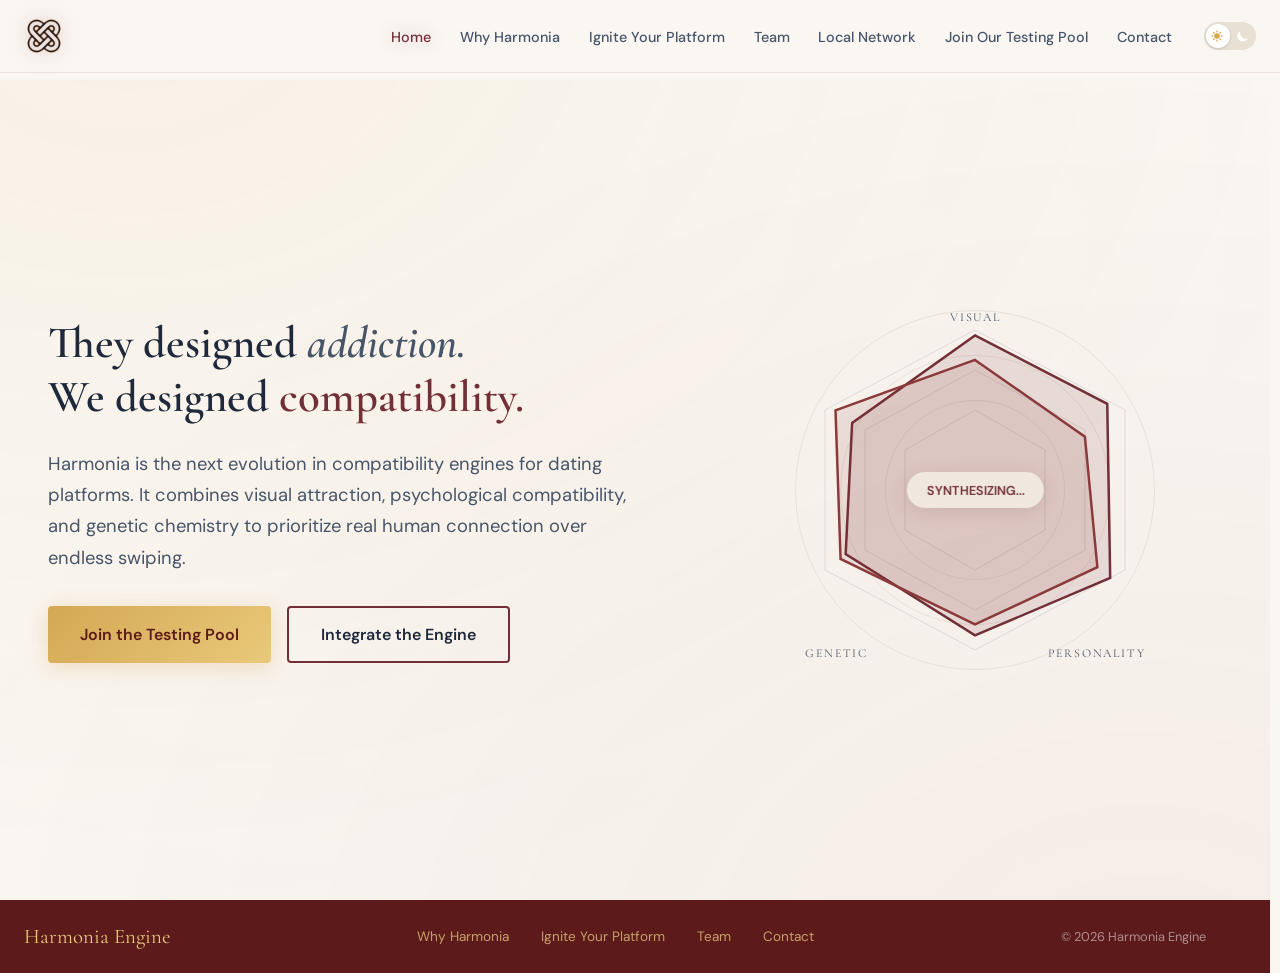
<file: index.html>
<!DOCTYPE html>
<html lang="en">
<head>
    <meta charset="UTF-8">
    <script>(function(){var t;try{var m=document.cookie.match(/(?:^|;\s*)harmonia-theme=(dark|light)/);if(m)t=m[1];}catch(e){}if(!t){try{t=localStorage.getItem('harmonia-theme');}catch(e){}}document.documentElement.setAttribute('data-theme',t==='dark'?'dark':'light');}());</script>
    <meta name="viewport" content="width=device-width, initial-scale=1.0, shrink-to-fit=no, viewport-fit=cover">
    <title>Harmonia - The Compatibility Engine</title>
    <link rel="stylesheet" href="assets/fonts/fonts.css">
    <link rel="stylesheet" href="assets/css/styles.css">
    <style>
        /* Override synthesis-knot-icon color so gradient fills work correctly */
        .synthesis-knot-icon {
            color: transparent !important;
        }
        [data-theme="dark"] .synthesis-knot-icon {
            color: transparent !important;
            filter: none;
        }
    </style>
</head>

<body>
    <!-- Navigation -->
    <nav>
        <div class="logo" onclick="window.location.href='index.html'">
            <img src="assets/images/harmonia-logo.png" alt="Harmonia Logo" style="height:40px;width:40px;object-fit:contain;">
            <span class="sr-only">Harmonia</span>
        </div>
        <div class="nav-right">
            <ul class="nav-links">
                <li><a href="index.html" id="nav-home">Home</a></li>
                <li><a href="why-harmonia.html" id="nav-why-harmonia">Why Harmonia</a></li>
                <li><a href="partnerships.html" id="nav-partnerships">Ignite Your Platform</a></li>
                <li><a href="team.html" id="nav-team">Team</a></li>
                <li><a href="local-network.html" id="nav-local-network">Local Network</a></li>
                <li><a href="p2p.html" id="nav-p2p">Join Our Testing Pool</a></li>
                <li><a href="contact.html" id="nav-contact">Contact</a></li>
            </ul>
            <button class="hamburger" onclick="toggleMobileNav()" aria-label="Toggle menu">
                <span></span>
                <span></span>
                <span></span>
            </button>
            <button class="theme-toggle" onclick="toggleTheme()" aria-label="Toggle dark mode">
                <div class="theme-toggle-icons">
                    <svg class="sun-icon" fill="currentColor" viewBox="0 0 20 20">
                        <path fill-rule="evenodd" d="M10 2a1 1 0 011 1v1a1 1 0 11-2 0V3a1 1 0 011-1zm4 8a4 4 0 11-8 0 4 4 0 018 0zm-.464 4.95l.707.707a1 1 0 001.414-1.414l-.707-.707a1 1 0 00-1.414 1.414zm2.12-10.607a1 1 0 010 1.414l-.706.707a1 1 0 11-1.414-1.414l.707-.707a1 1 0 011.414 0zM17 11a1 1 0 100-2h-1a1 1 0 100 2h1zm-7 4a1 1 0 011 1v1a1 1 0 11-2 0v-1a1 1 0 011-1zM5.05 6.464A1 1 0 106.465 5.05l-.708-.707a1 1 0 00-1.414 1.414l.707.707zm1.414 8.486l-.707.707a1 1 0 01-1.414-1.414l.707-.707a1 1 0 011.414 1.414zM4 11a1 1 0 100-2H3a1 1 0 000 2h1z" clip-rule="evenodd"/>
                    </svg>
                    <svg class="moon-icon" fill="currentColor" viewBox="0 0 20 20">
                        <path d="M17.293 13.293A8 8 0 016.707 2.707a8.001 8.001 0 1010.586 10.586z"/>
                    </svg>
                </div>
            </button>
        </div>
    </nav>

    <!-- HOME PAGE -->
    <div class="page active" id="page-home">

        <!-- HOME PAGE -->
            <section class="hero">
                <div class="hero-content">
                    <h1 class="tagline">
                        They designed <span class="addiction">addiction.</span><br>We designed <span class="compatibility">compatibility.</span>
                    </h1>
                    <p class="subtitle">Harmonia is the next evolution in compatibility engines for dating platforms. It combines visual attraction, psychological compatibility, and genetic chemistry to prioritize real human connection over endless swiping.</p>
                    <div class="btn-group">
                        <button class="btn btn-primary" onclick="window.location.href='p2p.html'">Join the Testing Pool</button>
                        <button class="btn btn-secondary" onclick="window.location.href='partnerships.html'">Integrate the Engine</button>
                    </div>
                </div>
        
                <div class="radar-wrapper">
                    <div class="radar-bg-circle large"></div>
                    <div class="radar-bg-circle medium"></div>
                    <div class="radar-bg-circle small"></div>
                    
                    <div class="radar-container">
                        <svg class="radar-svg" viewBox="0 0 400 400">
                            <polygon class="radar-grid" points="200,40 350,120 350,280 200,360 50,280 50,120"/>
                            <polygon class="radar-grid" points="200,80 310,140 310,260 200,320 90,260 90,140"/>
                            <polygon class="radar-grid" points="200,120 270,160 270,240 200,280 130,240 130,160"/>
                            <polygon id="radarA" class="radar-shape-a" points="200,50 340,125 330,275 200,345 60,270 70,130"/>
                            <polygon id="radarB" class="radar-shape-b" points="200,70 320,140 325,265 200,330 80,260 75,135"/>
                        </svg>
                        
                        <span class="radar-label top">VISUAL</span>
                        <span class="radar-label bottom-left">GENETIC</span>
                        <span class="radar-label bottom-right">PERSONALITY</span>
                        
                        <div class="radar-status" id="radar-status">SYNTHESIZING...</div>
                    </div>
                </div>
            </section>

        <!-- Footer -->
        <footer>
            <div class="footer-inner">
                <span class="logo-text">Harmonia Engine</span>
                <div class="footer-links">
                    <a href="why-harmonia.html">Why Harmonia</a>
                    <a href="partnerships.html">Ignite Your Platform</a>
                    <a href="team.html">Team</a>
                    <a href="contact.html">Contact</a>
                </div>
                <p class="copyright">© 2026 Harmonia Engine</p>
            </div>
        </footer>
    
    </div>

    <script src="assets/js/shared.js?v=2"></script>
    <script src="assets/js/app.js?v=2"></script>
</body>
</html>
</file>
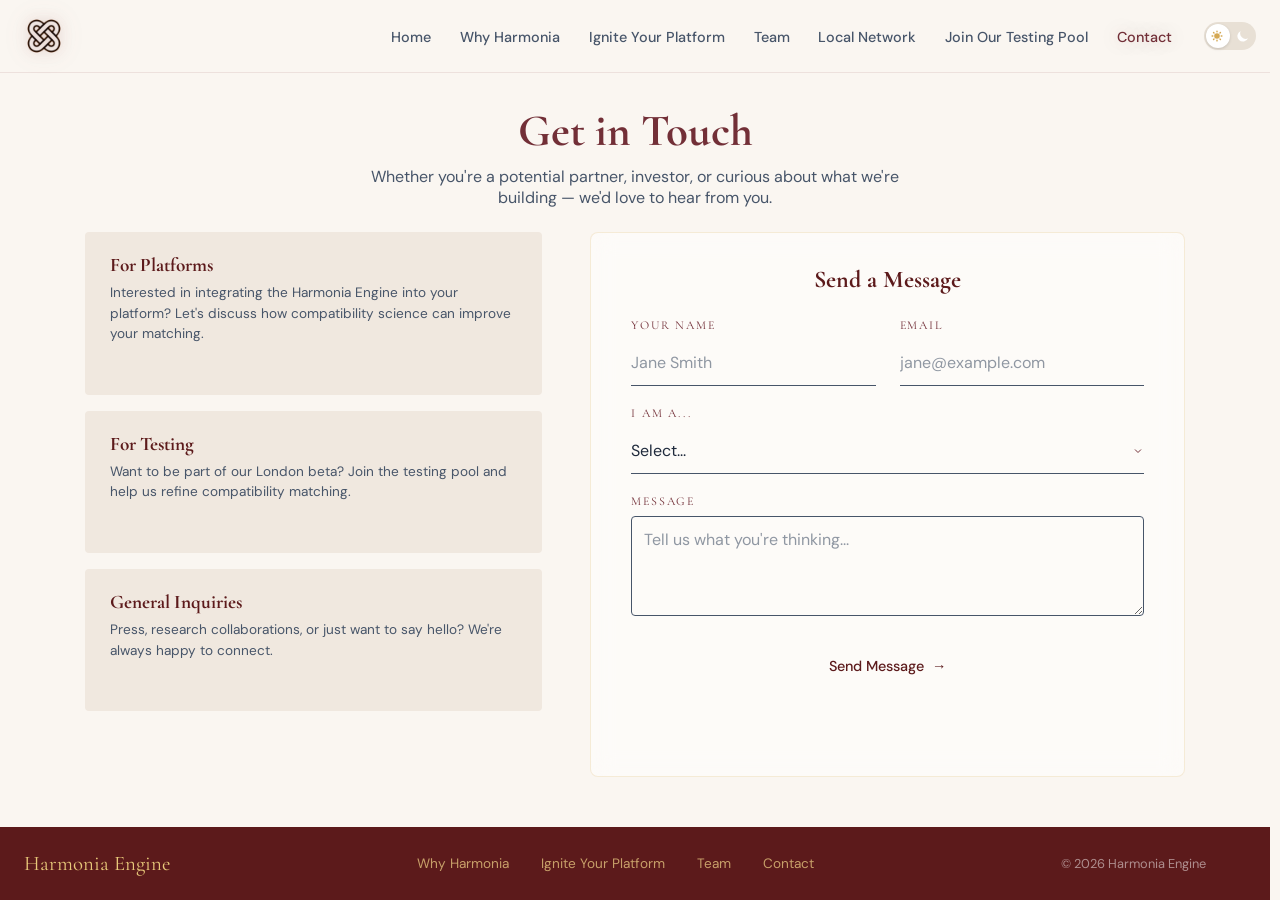
<file: contact.html>
<!DOCTYPE html>
<html lang="en">
<head>
    <meta charset="UTF-8">
    <script>(function(){var t;try{var m=document.cookie.match(/(?:^|;\s*)harmonia-theme=(dark|light)/);if(m)t=m[1];}catch(e){}if(!t){try{t=localStorage.getItem('harmonia-theme');}catch(e){}}document.documentElement.setAttribute('data-theme',t==='dark'?'dark':'light');}());</script>
    <meta name="viewport" content="width=device-width, initial-scale=1.0, shrink-to-fit=no, viewport-fit=cover">
    <title>Harmonia - Contact</title>
    <link rel="stylesheet" href="assets/fonts/fonts.css">
    <link rel="stylesheet" href="assets/css/styles.css">
    <style>
        /* Override synthesis-knot-icon color so gradient fills work correctly */
        .synthesis-knot-icon {
            color: transparent !important;
        }
        [data-theme="dark"] .synthesis-knot-icon {
            color: transparent !important;
            filter: none;
        }
    </style>
</head>

<body>
    <!-- Navigation -->
    <nav>
        <div class="logo" onclick="window.location.href='index.html'">
            <img src="assets/images/harmonia-logo.png" alt="Harmonia Logo" style="height:40px;width:40px;object-fit:contain;">
            <span class="sr-only">Harmonia</span>
        </div>
        <div class="nav-right">
            <ul class="nav-links">
                <li><a href="index.html" id="nav-home">Home</a></li>
                <li><a href="why-harmonia.html" id="nav-why-harmonia">Why Harmonia</a></li>
                <li><a href="partnerships.html" id="nav-partnerships">Ignite Your Platform</a></li>
                <li><a href="team.html" id="nav-team">Team</a></li>
                <li><a href="local-network.html" id="nav-local-network">Local Network</a></li>
                <li><a href="p2p.html" id="nav-p2p">Join Our Testing Pool</a></li>
                <li><a href="contact.html" id="nav-contact">Contact</a></li>
            </ul>
            <button class="hamburger" onclick="toggleMobileNav()" aria-label="Toggle menu">
                <span></span>
                <span></span>
                <span></span>
            </button>
            <button class="theme-toggle" onclick="toggleTheme()" aria-label="Toggle dark mode">
                <div class="theme-toggle-icons">
                    <svg class="sun-icon" fill="currentColor" viewBox="0 0 20 20">
                        <path fill-rule="evenodd" d="M10 2a1 1 0 011 1v1a1 1 0 11-2 0V3a1 1 0 011-1zm4 8a4 4 0 11-8 0 4 4 0 018 0zm-.464 4.95l.707.707a1 1 0 001.414-1.414l-.707-.707a1 1 0 00-1.414 1.414zm2.12-10.607a1 1 0 010 1.414l-.706.707a1 1 0 11-1.414-1.414l.707-.707a1 1 0 011.414 0zM17 11a1 1 0 100-2h-1a1 1 0 100 2h1zm-7 4a1 1 0 011 1v1a1 1 0 11-2 0v-1a1 1 0 011-1zM5.05 6.464A1 1 0 106.465 5.05l-.708-.707a1 1 0 00-1.414 1.414l.707.707zm1.414 8.486l-.707.707a1 1 0 01-1.414-1.414l.707-.707a1 1 0 011.414 1.414zM4 11a1 1 0 100-2H3a1 1 0 000 2h1z" clip-rule="evenodd"/>
                    </svg>
                    <svg class="moon-icon" fill="currentColor" viewBox="0 0 20 20">
                        <path d="M17.293 13.293A8 8 0 016.707 2.707a8.001 8.001 0 1010.586 10.586z"/>
                    </svg>
                </div>
            </button>
        </div>
    </nav>

    <div class="page active" id="page-contact">

        <section class="contact-section">
                <div class="contact-header">
                    <h2>Get in Touch</h2>
                    <p>Whether you're a potential partner, investor, or curious about what we're building — we'd love to hear from you.</p>
                </div>
        
                <div class="contact-layout">
                    <div class="contact-options">
                        <div class="contact-card" data-type="platform" onclick="selectContactType(this, 'platform')">
                            <h3>For Platforms</h3>
                            <p>Interested in integrating the Harmonia Engine into your platform? Let's discuss how compatibility science can improve your matching.</p>
                            <span class="card-indicator">Selected →</span>
                        </div>
        
                        <div class="contact-card" data-type="individual" onclick="selectContactType(this, 'individual')">
                            <h3>For Testing</h3>
                            <p>Want to be part of our London beta? Join the testing pool and help us refine compatibility matching.</p>
                            <span class="card-indicator">Selected →</span>
                        </div>
        
                        <div class="contact-card" data-type="other" onclick="selectContactType(this, 'other')">
                            <h3>General Inquiries</h3>
                            <p>Press, research collaborations, or just want to say hello? We're always happy to connect.</p>
                            <span class="card-indicator">Selected →</span>
                        </div>
                    </div>
        
                    <div class="regal-form-container">
                        <form class="regal-form" id="contactForm">
                            <h3>Send a Message</h3>
                            
                            <div class="form-row">
                                <div class="input-group">
                                    <label for="contact-name">Your Name</label>
                                    <input type="text" id="contact-name" name="name" required placeholder="Jane Smith">
                                </div>
                                <div class="input-group">
                                    <label for="contact-email">Email</label>
                                    <input type="email" id="contact-email" name="email" required placeholder="jane@example.com">
                                </div>
                            </div>
        
                            <div class="input-group">
                                <label for="contact-type">I am a...</label>
                                <select id="contact-type" name="type" required>
                                    <option value="">Select...</option>
                                    <option value="platform">Dating Platform</option>
                                    <option value="investor">Investor</option>
                                    <option value="researcher">Researcher</option>
                                    <option value="press">Press</option>
                                    <option value="individual">Individual User</option>
                                    <option value="other">Other</option>
                                </select>
                            </div>
        
                            <div class="input-group">
                                <label for="contact-message">Message</label>
                                <textarea id="contact-message" name="message" required placeholder="Tell us what you're thinking..."></textarea>
                            </div>
        
                            <button type="submit" class="submit-btn" id="submitBtn">
                                <span class="btn-text">Send Message</span>
                                <span class="arrow">→</span>
                            </button>
        
                            <div class="form-success" id="formSuccess">
                                Message received. We will be in touch shortly.
                            </div>
                        </form>
                    </div>
                </div>
            </section>

        <!-- Footer -->
        <footer>
            <div class="footer-inner">
                <span class="logo-text">Harmonia Engine</span>
                <div class="footer-links">
                    <a href="why-harmonia.html">Why Harmonia</a>
                    <a href="partnerships.html">Ignite Your Platform</a>
                    <a href="team.html">Team</a>
                    <a href="contact.html">Contact</a>
                </div>
                <p class="copyright">© 2026 Harmonia Engine</p>
            </div>
        </footer>

    </div>

    <script src="assets/js/shared.js?v=2"></script>
    <script src="assets/js/app.js?v=2"></script>
</body>
</html>
</file>
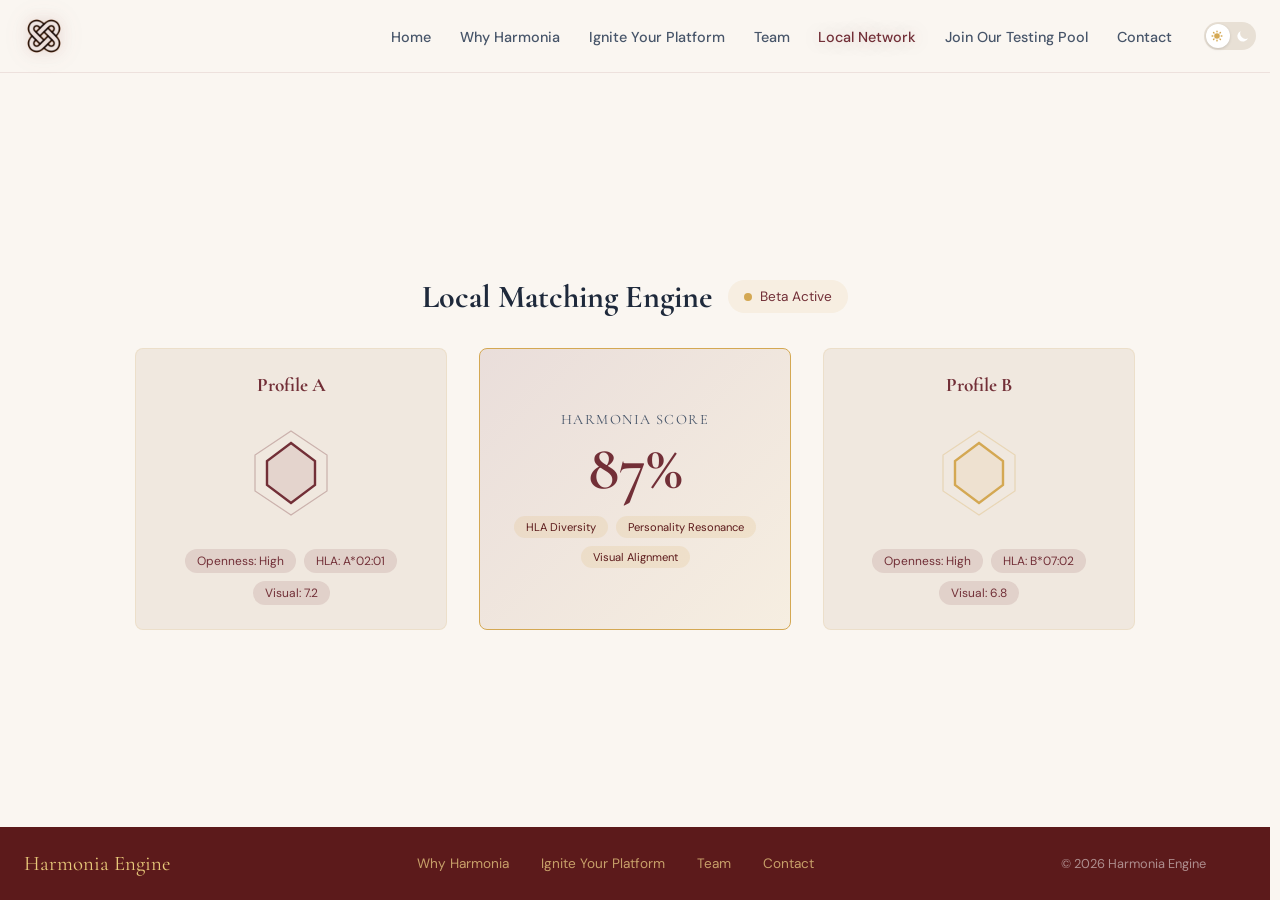
<file: local-network.html>
<!DOCTYPE html>
<html lang="en">
<head>
    <meta charset="UTF-8">
    <script>(function(){var t;try{var m=document.cookie.match(/(?:^|;\s*)harmonia-theme=(dark|light)/);if(m)t=m[1];}catch(e){}if(!t){try{t=localStorage.getItem('harmonia-theme');}catch(e){}}document.documentElement.setAttribute('data-theme',t==='dark'?'dark':'light');}());</script>
    <meta name="viewport" content="width=device-width, initial-scale=1.0, shrink-to-fit=no, viewport-fit=cover">
    <title>Harmonia - Local Network</title>
    <link rel="stylesheet" href="assets/fonts/fonts.css">
    <link rel="stylesheet" href="assets/css/styles.css">
    <style>
        /* Override synthesis-knot-icon color so gradient fills work correctly */
        .synthesis-knot-icon {
            color: transparent !important;
        }
        [data-theme="dark"] .synthesis-knot-icon {
            color: transparent !important;
            filter: none;
        }
    </style>
</head>

<body>
    <!-- Navigation -->
    <nav>
        <div class="logo" onclick="window.location.href='index.html'">
            <img src="assets/images/harmonia-logo.png" alt="Harmonia Logo" style="height:40px;width:40px;object-fit:contain;">
            <span class="sr-only">Harmonia</span>
        </div>
        <div class="nav-right">
            <ul class="nav-links">
                <li><a href="index.html" id="nav-home">Home</a></li>
                <li><a href="why-harmonia.html" id="nav-why-harmonia">Why Harmonia</a></li>
                <li><a href="partnerships.html" id="nav-partnerships">Ignite Your Platform</a></li>
                <li><a href="team.html" id="nav-team">Team</a></li>
                <li><a href="local-network.html" id="nav-local-network">Local Network</a></li>
                <li><a href="p2p.html" id="nav-p2p">Join Our Testing Pool</a></li>
                <li><a href="contact.html" id="nav-contact">Contact</a></li>
            </ul>
            <button class="hamburger" onclick="toggleMobileNav()" aria-label="Toggle menu">
                <span></span>
                <span></span>
                <span></span>
            </button>
            <button class="theme-toggle" onclick="toggleTheme()" aria-label="Toggle dark mode">
                <div class="theme-toggle-icons">
                    <svg class="sun-icon" fill="currentColor" viewBox="0 0 20 20">
                        <path fill-rule="evenodd" d="M10 2a1 1 0 011 1v1a1 1 0 11-2 0V3a1 1 0 011-1zm4 8a4 4 0 11-8 0 4 4 0 018 0zm-.464 4.95l.707.707a1 1 0 001.414-1.414l-.707-.707a1 1 0 00-1.414 1.414zm2.12-10.607a1 1 0 010 1.414l-.706.707a1 1 0 11-1.414-1.414l.707-.707a1 1 0 011.414 0zM17 11a1 1 0 100-2h-1a1 1 0 100 2h1zm-7 4a1 1 0 011 1v1a1 1 0 11-2 0v-1a1 1 0 011-1zM5.05 6.464A1 1 0 106.465 5.05l-.708-.707a1 1 0 00-1.414 1.414l.707.707zm1.414 8.486l-.707.707a1 1 0 01-1.414-1.414l.707-.707a1 1 0 011.414 1.414zM4 11a1 1 0 100-2H3a1 1 0 000 2h1z" clip-rule="evenodd"/>
                    </svg>
                    <svg class="moon-icon" fill="currentColor" viewBox="0 0 20 20">
                        <path d="M17.293 13.293A8 8 0 016.707 2.707a8.001 8.001 0 1010.586 10.586z"/>
                    </svg>
                </div>
            </button>
        </div>
    </nav>

    <div class="page active" id="page-local-network">

        <section class="engine-container">
            <div class="engine-header">
                <h2 class="engine-title">Local Matching Engine</h2>
                <div class="engine-status">
                    <span class="status-dot"></span>
                    <span>Beta Active</span>
                </div>
            </div>

            <div class="engine-content">
                <div class="profile-panel">
                    <h4>Profile A</h4>
                    <div class="profile-radar">
                        <svg viewBox="0 0 100 100" width="120" height="120">
                            <polygon points="50,15 80,35 80,65 50,85 20,65 20,35" fill="none" stroke="rgba(114,47,55,0.3)" stroke-width="1"/>
                            <polygon points="50,25 70,40 70,60 50,75 30,60 30,40" fill="rgba(114,47,55,0.1)" stroke="var(--maroon)" stroke-width="2"/>
                        </svg>
                    </div>
                    <div class="profile-traits">
                        <span class="trait-tag">Openness: High</span>
                        <span class="trait-tag">HLA: A*02:01</span>
                        <span class="trait-tag">Visual: 7.2</span>
                    </div>
                </div>

                <div class="compatibility-panel">
                    <p class="compatibility-label">Harmonia Score</p>
                    <div class="compatibility-score">87%</div>
                    <div class="connection-themes">
                        <span class="theme-badge">HLA Diversity</span>
                        <span class="theme-badge">Personality Resonance</span>
                        <span class="theme-badge">Visual Alignment</span>
                    </div>
                </div>

                <div class="profile-panel">
                    <h4>Profile B</h4>
                    <div class="profile-radar">
                        <svg viewBox="0 0 100 100" width="120" height="120">
                            <polygon points="50,15 80,35 80,65 50,85 20,65 20,35" fill="none" stroke="rgba(212,168,83,0.3)" stroke-width="1"/>
                            <polygon points="50,25 70,40 70,60 50,75 30,60 30,40" fill="rgba(212,168,83,0.1)" stroke="var(--gold)" stroke-width="2"/>
                        </svg>
                    </div>
                    <div class="profile-traits">
                        <span class="trait-tag">Openness: High</span>
                        <span class="trait-tag">HLA: B*07:02</span>
                        <span class="trait-tag">Visual: 6.8</span>
                    </div>
                </div>
            </div>
        </section>

        <!-- Footer -->
        <footer>
            <div class="footer-inner">
                <span class="logo-text">Harmonia Engine</span>
                <div class="footer-links">
                    <a href="why-harmonia.html">Why Harmonia</a>
                    <a href="partnerships.html">Ignite Your Platform</a>
                    <a href="team.html">Team</a>
                    <a href="contact.html">Contact</a>
                </div>
                <p class="copyright">© 2026 Harmonia Engine</p>
            </div>
        </footer>

    </div>

    <script src="assets/js/shared.js?v=2"></script>
    <script src="assets/js/app.js?v=2"></script>
</body>
</html>
</file>
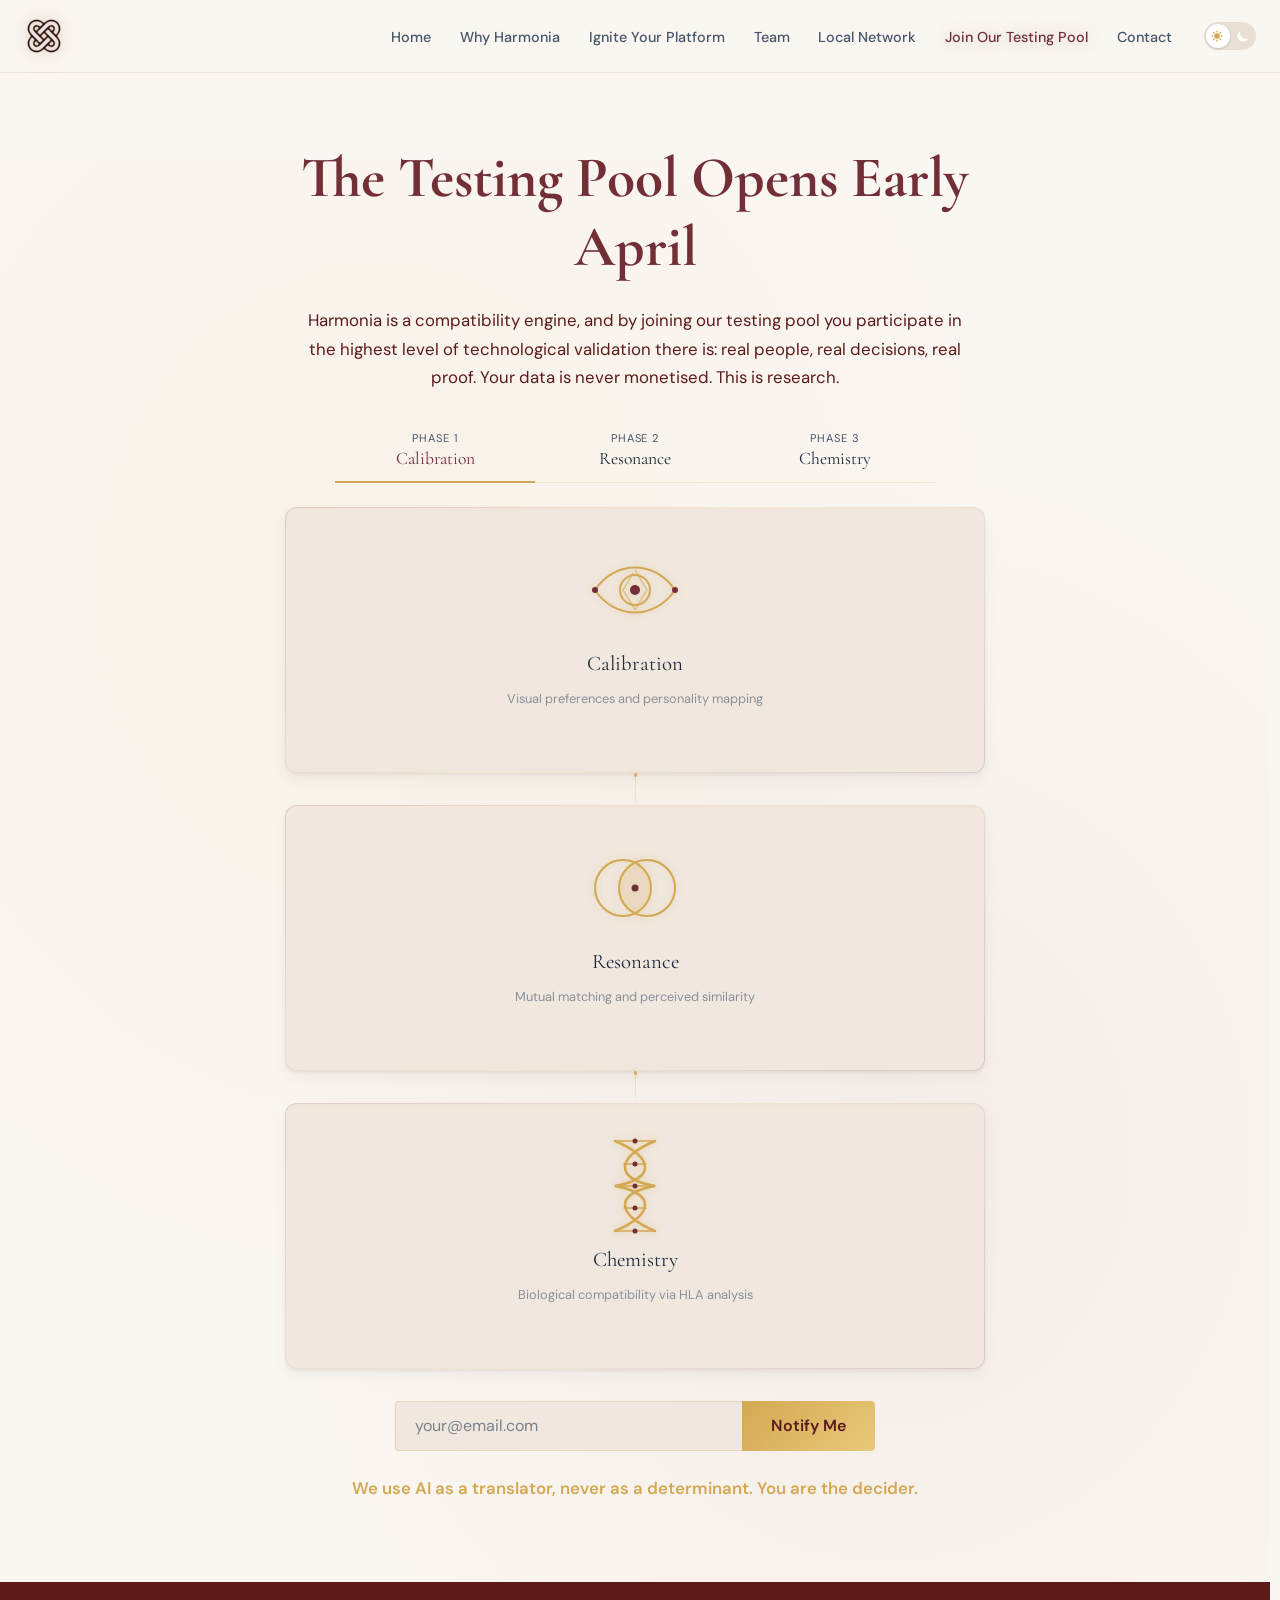
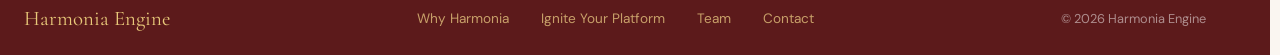
<file: p2p.html>
<!DOCTYPE html>
<html lang="en">
<head>
    <meta charset="UTF-8">
    <script>(function(){var t;try{var m=document.cookie.match(/(?:^|;\s*)harmonia-theme=(dark|light)/);if(m)t=m[1];}catch(e){}if(!t){try{t=localStorage.getItem('harmonia-theme');}catch(e){}}document.documentElement.setAttribute('data-theme',t==='dark'?'dark':'light');}());</script>
    <meta name="viewport" content="width=device-width, initial-scale=1.0, shrink-to-fit=no, viewport-fit=cover">
    <title>Harmonia - Join Our Testing Pool</title>
    <link rel="stylesheet" href="assets/fonts/fonts.css">
    <link rel="stylesheet" href="assets/css/styles.css">
    <style>
        /* =====================================================
           p2p.html page-specific styles - Visual Patch
           Vertical card stack with premium visual treatment
           ===================================================== */

        /* ---------- Keyframes ---------- */

        @keyframes eyeBlink {
            0%, 88% { transform: scaleY(1); }
            91%      { transform: scaleY(0.05); }
            95%, 100%{ transform: scaleY(1); }
        }
        @keyframes irisBreath {
            0%, 100% { transform: scale(1); }
            50%      { transform: scale(1.15); }
        }
        @keyframes irisDrift {
            0%, 100% { transform: translateX(0); }
            50%      { transform: translateX(2px); }
        }
        @keyframes circleBreathLeft {
            0%, 100% { transform: translateX(0); }
            50%      { transform: translateX(4px); }
        }
        @keyframes circleBreathRight {
            0%, 100% { transform: translateX(0); }
            50%      { transform: translateX(-4px); }
        }
        @keyframes lensGlow {
            0%, 100% { fill-opacity: 0.15; }
            50%      { fill-opacity: 0.5; }
        }
        @keyframes dotPulseScale {
            0%, 100% { transform: scale(1); }
            50%      { transform: scale(1.2); }
        }
        @keyframes helixRung {
            0%   { transform: scaleX(1);   opacity: 1; }
            25%  { transform: scaleX(0.2); opacity: 0.3; }
            50%  { transform: scaleX(1);   opacity: 1; }
            75%  { transform: scaleX(0.2); opacity: 0.3; }
            100% { transform: scaleX(1);   opacity: 1; }
        }
        @keyframes helixSway {
            0%, 100% { transform: translateX(0); }
            50%      { transform: translateX(1.5px); }
        }
        @keyframes helixSwayReverse {
            0%, 100% { transform: translateX(0); }
            50%      { transform: translateX(-1.5px); }
        }
        @keyframes helixDotGold {
            0%, 40%, 100% { fill: var(--maroon); }
            70% { fill: var(--gold); }
        }
        @keyframes connectorShimmer {
            0%, 100% { transform: translateY(0);   opacity: 0; }
            10%      {                              opacity: 1; }
            60%      { transform: translateY(28px); opacity: 1; }
            70%      {                              opacity: 0; }
        }
        @keyframes goldPulse {
            0%, 100% {
                box-shadow:
                    inset 0 1px 0 rgba(212,168,83,0.1),
                    0 0 0 1px rgba(212,168,83,0.2),
                    0 0 10px rgba(212,168,83,0.15),
                    0 0 30px rgba(212,168,83,0.08),
                    0 0 60px rgba(212,168,83,0.04);
            }
            50% {
                box-shadow:
                    inset 0 1px 0 rgba(212,168,83,0.15),
                    0 0 0 1px rgba(212,168,83,0.3),
                    0 0 15px rgba(212,168,83,0.2),
                    0 0 40px rgba(212,168,83,0.12),
                    0 0 80px rgba(212,168,83,0.06);
            }
        }
        @keyframes textShimmer {
            0%, 100% { background-position: 200% center; }
            50%      { background-position: 0% center; }
        }

        /* ---------- Hero section ---------- */

        #s-hero {
            position: relative;
            background: var(--cream);
            margin-top: 80px;
            min-height: calc(100vh - 80px);
            padding: 4rem 1.5rem 5rem;
            overflow: hidden;
        }

        #s-hero::before {
            content: '';
            position: absolute;
            top: 80px;
            left: 0;
            right: 0;
            bottom: 0;
            background:
                radial-gradient(ellipse at 30% 30%, rgba(212,168,83,0.06) 0%, transparent 50%),
                radial-gradient(ellipse at 70% 70%, rgba(139,58,58,0.05) 0%, transparent 50%);
            animation: float 20s ease-in-out infinite;
            pointer-events: none;
            z-index: 0;
        }

        [data-theme="dark"] #s-hero::before {
            background:
                radial-gradient(ellipse at 30% 30%, rgba(240,200,110,0.08) 0%, transparent 50%),
                radial-gradient(ellipse at 70% 70%, rgba(139,58,58,0.08) 0%, transparent 50%);
        }

        .p2p-inner {
            position: relative;
            z-index: 1;
            text-align: center;
            max-width: 760px;
            margin: 0 auto;
        }

        /* ---------- Headline ---------- */

        .p2p-headline {
            font-family: 'Cormorant Garamond', serif;
            font-size: clamp(2.2rem, 4.5vw, 3.8rem);
            color: var(--maroon);
            margin-bottom: 1.5rem;
            line-height: 1.2;
        }

        [data-theme="dark"] .p2p-headline {
            color: var(--gold);
        }

        /* ---------- Context line ---------- */

        .p2p-context {
            font-family: 'DM Sans', sans-serif;
            font-size: 1.05rem;
            line-height: 1.7;
            color: var(--maroon-deep);
            max-width: 680px;
            margin: 0 auto 2rem;
        }

        [data-theme="dark"] .p2p-context {
            color: var(--rose);
        }

        /* ---------- Phase tabs (top bar) ---------- */

        .phase-tabs-wrapper {
            max-width: 600px;
            margin: 0 auto 1.5rem;
        }

        .phase-tabs {
            display: flex;
            justify-content: center;
            border-bottom: 1px solid rgba(212,168,83,0.2);
        }

        .phase-tab {
            flex: 1;
            background: none;
            border: none;
            border-bottom: 2px solid transparent;
            margin-bottom: -1px;
            padding: 0.6rem 1rem 0.8rem;
            cursor: pointer;
            display: flex;
            flex-direction: column;
            align-items: center;
            gap: 0.25rem;
            transition: border-color 0.3s cubic-bezier(0.4,0,0.2,1);
        }

        .tab-prefix {
            font-family: 'DM Sans', sans-serif;
            font-size: 0.7rem;
            text-transform: uppercase;
            letter-spacing: 0.08em;
            color: var(--slate);
            line-height: 1;
        }

        .tab-name {
            font-family: 'Cormorant Garamond', serif;
            font-size: 1.1rem;
            color: var(--navy);
            transition: color 0.3s cubic-bezier(0.4,0,0.2,1);
            line-height: 1.1;
        }

        [data-theme="dark"] .tab-name {
            color: var(--rose);
        }

        .phase-tab.active {
            border-bottom-color: var(--gold);
        }

        .phase-tab.active .tab-name {
            color: var(--maroon);
        }

        [data-theme="dark"] .phase-tab.active .tab-name {
            color: var(--gold);
        }

        .phase-tab:hover .tab-name {
            opacity: 0.8;
        }

        /* ---------- Card section: vertical stack ---------- */

        .card-section {
            max-width: 700px;
            margin: 0 auto;
            display: flex;
            flex-direction: column;
            align-items: stretch;
            gap: 0;
        }

        /* ---------- Phase cards ---------- */

        .phase-card {
            width: 100%;
            position: relative;
            background: var(--card-bg);
            border: 1px solid rgba(212,168,83,0.15);
            border-radius: 12px;
            padding: 2rem;
            box-sizing: border-box;
            text-align: center;
            overflow: visible;
            transition:
                border-color 0.4s cubic-bezier(0.4,0,0.2,1),
                background 0.4s cubic-bezier(0.4,0,0.2,1),
                box-shadow 0.4s cubic-bezier(0.4,0,0.2,1),
                transform 0.4s cubic-bezier(0.4,0,0.2,1),
                opacity 0.4s cubic-bezier(0.4,0,0.2,1),
                filter 0.4s cubic-bezier(0.4,0,0.2,1);
        }

        /* Light mode gradient border */
        .phase-card {
            border: 1px solid transparent;
            background:
                linear-gradient(var(--card-bg), var(--card-bg)) padding-box,
                linear-gradient(135deg,
                    rgba(114,47,55,0.2),
                    rgba(212,168,83,0.15),
                    rgba(114,47,55,0.2)
                ) border-box;
            box-shadow:
                inset 0 1px 0 rgba(212,168,83,0.06),
                0 2px 4px rgba(0,0,0,0.06),
                0 8px 16px rgba(0,0,0,0.04);
        }

        /* Dark mode gradient border + depth */
        [data-theme="dark"] .phase-card {
            background:
                linear-gradient(165deg, rgba(26,18,20,1), rgba(18,9,10,1)) padding-box,
                linear-gradient(135deg,
                    rgba(114,47,55,0.5),
                    rgba(212,168,83,0.3),
                    rgba(114,47,55,0.5)
                ) border-box;
            box-shadow:
                inset 0 1px 0 rgba(212,168,83,0.06),
                0 0 0 1px rgba(212,168,83,0.08),
                0 2px 4px rgba(0,0,0,0.3),
                0 8px 16px rgba(0,0,0,0.15);
        }

        /* Ambient glow pseudo-element */
        .phase-card::before {
            content: '';
            position: absolute;
            inset: -20px;
            border-radius: 24px;
            background: radial-gradient(ellipse at center, rgba(212,168,83,0.08) 0%, transparent 70%);
            z-index: -1;
            pointer-events: none;
            opacity: 0;
            transition: opacity 0.6s cubic-bezier(0.4,0,0.2,1);
        }

        .phase-card.is-active::before {
            opacity: 1;
        }

        /* Expanded card: tighter padding */
        .phase-card:not([data-state="collapsed"]) {
            padding: 1.5rem;
        }

        /* Scroll clearance for nav (80px nav + 20px breathing room) */
        .phase-card {
            scroll-margin-top: 100px;
        }

        /* Collapsed card: cursor pointer, min-height, hover lift */
        .phase-card[data-state="collapsed"] {
            cursor: pointer;
            min-height: 120px;
        }

        .phase-card[data-state="collapsed"]:hover {
            transform: translateY(-4px);
            box-shadow:
                inset 0 1px 0 rgba(212,168,83,0.1),
                0 0 0 1px rgba(212,168,83,0.15),
                0 4px 8px rgba(0,0,0,0.12),
                0 16px 32px rgba(0,0,0,0.08);
        }

        [data-theme="dark"] .phase-card[data-state="collapsed"]:hover {
            box-shadow:
                inset 0 1px 0 rgba(212,168,83,0.1),
                0 0 0 1px rgba(212,168,83,0.15),
                0 4px 8px rgba(0,0,0,0.3),
                0 16px 32px rgba(0,0,0,0.15);
        }

        /* Active card: gold glow pulse */
        .phase-card.is-active {
            cursor: default;
            animation: goldPulse 4s cubic-bezier(0.5,0,0.5,1) infinite;
        }

        /* Inactive cards when one is active */
        .card-section.has-active .phase-card:not(.is-active) {
            opacity: 0.55;
            transform: scale(0.98);
            filter: brightness(0.7) saturate(0.5);
        }

        .card-section.has-active .phase-card:not(.is-active):hover {
            opacity: 0.75;
            filter: brightness(0.85) saturate(0.7);
            transform: scale(0.99);
        }

        /* ---------- Card header ---------- */

        .card-header {
            display: flex;
            flex-direction: column;
            align-items: center;
            gap: 0.75rem;
        }

        .phase-card:not([data-state="collapsed"]) .card-header {
            margin-bottom: 1.5rem;
        }

        /* ---------- SVG icon container ---------- */

        .card-icon {
            width: 100px;
            height: 100px;
            display: flex;
            align-items: center;
            justify-content: center;
        }

        .card-icon svg {
            width: 100%;
            height: 100%;
            filter: drop-shadow(0 0 3px rgba(212,168,83,0.25)) drop-shadow(0 0 8px rgba(212,168,83,0.12));
            transition: filter 0.4s cubic-bezier(0.4,0,0.2,1);
        }

        .phase-card.is-active .card-icon svg {
            filter: drop-shadow(0 0 6px rgba(212,168,83,0.5)) drop-shadow(0 0 16px rgba(212,168,83,0.25));
        }

        /* Icon transform on expansion */
        .phase-card.is-active .card-icon {
            transform: scale(1.08) rotate(10deg);
            transition: transform 0.5s cubic-bezier(0.34,1.56,0.64,1);
        }

        .phase-card[data-state="collapsed"] .card-icon {
            transform: scale(1) rotate(0deg);
            transition: transform 0.4s cubic-bezier(0.4,0,0.2,1);
        }

        /* Stroke-draw animation */
        .icon-draw {
            transition: stroke-dashoffset 0.6s cubic-bezier(0.19,1,0.22,1);
        }

        /* ---------- Living icon animations ---------- */

        /* Eye icon */
        .eye-lid-group {
            transform-box: fill-box;
            transform-origin: center;
            animation: eyeBlink 5s cubic-bezier(0.5,0,0.5,1) infinite;
        }

        .eye-iris-drift {
            transform-box: fill-box;
            transform-origin: center;
            animation: irisDrift 6s cubic-bezier(0.5,0,0.5,1) infinite;
        }

        .eye-iris-pulse {
            transform-box: fill-box;
            transform-origin: center;
            animation: irisBreath 4s cubic-bezier(0.5,0,0.5,1) infinite;
        }

        /* Circles icon */
        .circle-left {
            transform-box: fill-box;
            transform-origin: center;
            animation: circleBreathLeft 4s cubic-bezier(0.5,0,0.5,1) infinite;
        }

        .circle-right {
            transform-box: fill-box;
            transform-origin: center;
            animation: circleBreathRight 4s cubic-bezier(0.5,0,0.5,1) infinite;
        }

        .vesica-lens {
            animation: lensGlow 4s cubic-bezier(0.5,0,0.5,1) infinite;
        }

        .centre-dot-group {
            transform-box: fill-box;
            transform-origin: center;
            animation: dotPulseScale 4s cubic-bezier(0.5,0,0.5,1) infinite;
        }

        /* DNA helix icon */
        .helix-strand-1 {
            transform-box: fill-box;
            transform-origin: center;
            animation: helixSway 6s cubic-bezier(0.5,0,0.5,1) infinite;
        }

        .helix-strand-2 {
            transform-box: fill-box;
            transform-origin: center;
            animation: helixSwayReverse 6s cubic-bezier(0.5,0,0.5,1) infinite;
        }

        .helix-rung {
            transform-box: fill-box;
            transform-origin: center;
            animation: helixRung 8s linear infinite;
        }

        .rung-0 { animation-delay: 0s; }
        .rung-1 { animation-delay: -0.8s; }
        .rung-2 { animation-delay: -1.6s; }
        .rung-3 { animation-delay: -2.4s; }
        .rung-4 { animation-delay: -3.2s; }

        .helix-dot {
            animation: helixDotGold 4s ease-in-out infinite;
        }

        .helix-dot-0 { animation-delay: 0s; }
        .helix-dot-1 { animation-delay: 0.5s; }
        .helix-dot-2 { animation-delay: 1s; }
        .helix-dot-3 { animation-delay: 1.5s; }
        .helix-dot-4 { animation-delay: 2s; }

        /* ---------- Phase name ---------- */

        .card-phase-name {
            font-family: 'Cormorant Garamond', serif;
            font-size: 1.3rem;
            color: var(--navy);
            margin: 0;
            line-height: 1.2;
        }

        [data-theme="dark"] .card-phase-name {
            color: var(--rose);
        }

        /* Dark mode shimmer on active card phase name */
        [data-theme="dark"] .phase-card.is-active .card-phase-name {
            background: linear-gradient(
                110deg,
                var(--gold) 0%,
                var(--gold) 40%,
                #E8C878 50%,
                var(--gold) 60%,
                var(--gold) 100%
            );
            background-size: 200% 100%;
            -webkit-background-clip: text;
            -webkit-text-fill-color: transparent;
            background-clip: text;
            animation: textShimmer 8s ease-in-out infinite;
        }

        /* ---------- Card body ---------- */

        .card-body-wrap {
            overflow: hidden;
            max-height: 0;
            transition: max-height 0.5s cubic-bezier(0.19,1,0.22,1);
        }

        .card-body-inner {
            text-align: left;
            padding-top: 0.5rem;
        }

        /* ---------- Card rows (curtain reveal via JS) ---------- */

        .card-row {
            margin-top: 0.9rem;
        }

        .card-row:first-child {
            margin-top: 0;
        }

        .row-label {
            display: block;
            font-family: 'DM Sans', sans-serif;
            font-size: 0.8rem;
            text-transform: uppercase;
            letter-spacing: 0.06em;
            color: var(--gold);
            margin-bottom: 0.3rem;
            border-left: 2px solid var(--gold);
            padding-left: 0.5rem;
        }

        [data-theme="dark"] .row-label {
            text-shadow: 0 0 12px rgba(212,168,83,0.2);
        }

        /* Row dividers */
        .card-row + .card-row {
            border-top: 1px solid rgba(212,168,83,0.08);
            padding-top: 0.9rem;
        }

        [data-theme="dark"] .card-row + .card-row {
            border-top-color: rgba(212,168,83,0.06);
        }

        /* Methodology section label */
        .method-label {
            display: block;
            font-family: 'DM Sans', sans-serif;
            font-size: 0.7rem;
            text-transform: uppercase;
            letter-spacing: 0.1em;
            color: var(--gold);
            margin-bottom: 0.6rem;
            opacity: 0.8;
        }

        /* Collapsed card subtitle */
        .card-phase-subtitle {
            font-family: 'DM Sans', sans-serif;
            font-size: 0.8rem;
            color: var(--slate);
            opacity: 0.6;
            margin-top: 0.15rem;
            line-height: 1.3;
        }

        [data-theme="dark"] .card-phase-subtitle {
            color: var(--rose);
            opacity: 0.5;
        }

        /* Hide subtitle when expanded */
        .phase-card:not([data-state="collapsed"]) .card-phase-subtitle {
            display: none;
        }

        .row-body {
            font-family: 'DM Sans', sans-serif;
            font-size: 0.95rem;
            line-height: 1.55;
            color: var(--navy);
            margin: 0;
        }

        [data-theme="dark"] .row-body {
            color: var(--rose);
        }

        /* ---------- Tell your friends (Card 3) ---------- */

        .tell-friends {
            background: rgba(212,168,83,0.03);
            border-radius: 8px;
            padding: 1rem;
            margin-top: 1rem;
            border-top: none;
            border-left: 2px solid rgba(212,168,83,0.2);
        }

        [data-theme="dark"] .tell-friends {
            background: rgba(212,168,83,0.04);
            border-top: none;
        }

        .tell-friends-text {
            font-family: 'DM Sans', sans-serif;
            font-size: 0.95rem;
            line-height: 1.65;
            color: var(--navy);
            margin: 0 0 0.9rem;
        }

        [data-theme="dark"] .tell-friends-text {
            color: var(--rose);
        }

        .copy-link-btn {
            background: transparent;
            border: 1px solid var(--gold);
            color: var(--gold);
            border-radius: 4px;
            padding: 0.5rem 1.2rem;
            font-family: 'DM Sans', sans-serif;
            font-size: 0.85rem;
            cursor: pointer;
            transition: opacity 0.2s cubic-bezier(0.4,0,0.2,1);
        }

        .copy-link-btn:hover {
            opacity: 0.8;
        }

        /* ---------- More information trigger ---------- */

        .more-info-btn {
            display: flex;
            align-items: center;
            justify-content: center;
            gap: 0.35rem;
            background: none;
            border: none;
            color: var(--gold);
            font-family: 'DM Sans', sans-serif;
            font-size: 0.85rem;
            cursor: pointer;
            margin-top: 1rem;
            padding-top: 0.8rem;
            padding-left: 0;
            padding-right: 0;
            padding-bottom: 0;
            width: 100%;
            position: relative;
            transition: opacity 0.2s cubic-bezier(0.4,0,0.2,1);
        }

        .more-info-btn::before {
            content: '';
            position: absolute;
            top: 0;
            left: 0;
            right: 0;
            height: 1px;
            background: linear-gradient(
                90deg,
                transparent,
                rgba(212,168,83,0.15),
                transparent
            );
        }

        .more-info-btn:hover {
            opacity: 0.8;
        }

        .chevron-icon {
            width: 0.6rem;
            height: auto;
            flex-shrink: 0;
            transition: transform 0.3s cubic-bezier(0.4,0,0.2,1);
        }

        .phase-card[data-state="expanded-2"] .chevron-icon {
            transform: rotate(180deg);
        }

        /* ---------- Second expansion ---------- */

        .card-method-wrap {
            overflow: hidden;
            max-height: 0;
            transition: max-height 0.5s cubic-bezier(0.19,1,0.22,1);
        }

        .card-method-inner {
            border-top: none;
            border-left: 2px solid var(--gold);
            background: linear-gradient(90deg, rgba(212,168,83,0.05), transparent);
            border-radius: 0 8px 8px 0;
            margin-top: 0.8rem;
            padding: 0.8rem 1rem;
        }

        [data-theme="dark"] .card-method-inner {
            background: linear-gradient(90deg, rgba(212,168,83,0.06), transparent);
            border-top: none;
        }

        .method-para {
            font-family: 'DM Sans', sans-serif;
            font-size: 0.88rem;
            line-height: 1.6;
            color: var(--navy);
            margin: 0 0 0.75rem;
        }

        .method-para:last-child {
            margin-bottom: 0;
        }

        [data-theme="dark"] .method-para {
            color: var(--rose);
        }

        /* Declaration inside card */
        .card-declaration {
            font-family: 'DM Sans', sans-serif;
            font-size: 0.95rem;
            font-weight: 600;
            line-height: 1.6;
            color: var(--gold);
            margin: 1rem 0 0;
            text-align: center;
        }

        /* ---------- Gold connector lines ---------- */

        .phase-connector {
            display: flex;
            justify-content: center;
            align-items: center;
            height: 32px;
            position: relative;
            transition: opacity 0.4s cubic-bezier(0.4,0,0.2,1);
        }

        .card-section.has-active .phase-connector {
            opacity: 0.4;
        }

        .connector-line {
            width: 1px;
            height: 100%;
            background: linear-gradient(
                to bottom,
                rgba(212,168,83,0.35),
                rgba(212,168,83,0.08)
            );
            position: relative;
        }

        .connector-line::after {
            content: '';
            position: absolute;
            top: 0;
            left: -1px;
            width: 3px;
            height: 4px;
            border-radius: 50%;
            background: var(--gold);
            box-shadow: 0 0 6px rgba(212,168,83,0.6);
            animation: connectorShimmer 5s ease-in-out infinite;
        }

        /* ---------- Email capture ---------- */

        .hero-capture {
            max-width: 480px;
            margin: 2rem auto 0;
            display: flex;
            flex-direction: row;
        }

        .hero-capture input[type="email"] {
            flex: 1;
            min-width: 0;
            background: var(--card-bg);
            border: 1px solid rgba(212,168,83,0.3);
            border-right: none;
            border-radius: 4px 0 0 4px;
            padding: 0.85rem 1.2rem;
            font-size: 1rem;
            font-family: 'DM Sans', sans-serif;
            color: var(--navy);
            outline: none;
        }

        .hero-capture input[type="email"]::placeholder {
            color: var(--slate);
            opacity: 0.7;
        }

        [data-theme="dark"] .hero-capture input[type="email"] {
            background: var(--dark-surface, #1e1013);
            color: var(--navy);
            border-color: rgba(240,200,110,0.2);
            border-right: none;
        }

        .btn-notify {
            background: linear-gradient(135deg, var(--gold), var(--gold-champagne));
            color: var(--maroon-deep);
            border: none;
            border-radius: 0 4px 4px 0;
            padding: 0.85rem 1.8rem;
            font-size: 1rem;
            font-weight: 600;
            font-family: 'DM Sans', sans-serif;
            white-space: nowrap;
            cursor: pointer;
            transition: opacity 0.2s cubic-bezier(0.4,0,0.2,1);
        }

        .btn-notify:hover {
            opacity: 0.9;
        }

        /* ---------- Page-level declaration ---------- */

        .hero-declaration {
            font-family: 'DM Sans', sans-serif;
            font-size: 1.05rem;
            font-weight: 600;
            line-height: 1.6;
            color: var(--gold);
            margin-top: 1.5rem;
            text-align: center;
        }

        /* ---------- Responsive: 480px ---------- */

        @media (max-width: 480px) {
            .tab-prefix {
                display: none;
            }

            .tab-name {
                font-size: 0.95rem;
            }

            .phase-tab {
                padding: 0.5rem 0.5rem 0.7rem;
            }

            .hero-capture {
                flex-direction: column;
            }

            .hero-capture input[type="email"] {
                border-right: 1px solid rgba(212,168,83,0.3);
                border-bottom: none;
                border-radius: 4px;
            }

            [data-theme="dark"] .hero-capture input[type="email"] {
                border-right-color: rgba(240,200,110,0.2);
                border-bottom: none;
            }

            .btn-notify {
                border-radius: 4px;
                margin-top: 0.5rem;
                width: 100%;
            }

            .phase-connector {
                height: 20px;
            }

            .phase-card.is-active {
                box-shadow:
                    inset 0 1px 0 rgba(212,168,83,0.1),
                    0 0 0 1px rgba(212,168,83,0.2),
                    0 0 8px rgba(212,168,83,0.15),
                    0 0 20px rgba(212,168,83,0.06);
                animation: none;
            }

            .phase-card::before {
                inset: -10px;
            }
        }

        /* ---------- prefers-reduced-motion ---------- */

        @media (prefers-reduced-motion: reduce) {
            .eye-lid-group,
            .eye-iris-drift,
            .eye-iris-pulse,
            .circle-left,
            .circle-right,
            .vesica-lens,
            .centre-dot-group,
            .helix-strand-1,
            .helix-strand-2,
            .helix-rung,
            .helix-dot,
            .connector-line::after,
            .phase-card.is-active,
            [data-theme="dark"] .phase-card.is-active .card-phase-name,
            #s-hero::before {
                animation: none !important;
            }

            .card-body-wrap,
            .card-method-wrap {
                transition-duration: 0s !important;
            }

            .phase-card {
                transition-duration: 0s !important;
            }

            .card-section.has-active .phase-card:not(.is-active) {
                transition-duration: 0s !important;
            }
        }
    </style>
</head>

<body>
    <!-- Navigation -->
    <nav>
        <div class="logo" onclick="window.location.href='index.html'">
            <img src="assets/images/harmonia-logo.png" alt="Harmonia Logo" style="height:40px;width:40px;object-fit:contain;">
            <span class="sr-only">Harmonia</span>
        </div>
        <div class="nav-right">
            <ul class="nav-links">
                <li><a href="index.html" id="nav-home">Home</a></li>
                <li><a href="why-harmonia.html" id="nav-why-harmonia">Why Harmonia</a></li>
                <li><a href="partnerships.html" id="nav-partnerships">Ignite Your Platform</a></li>
                <li><a href="team.html" id="nav-team">Team</a></li>
                <li><a href="local-network.html" id="nav-local-network">Local Network</a></li>
                <li><a href="p2p.html" id="nav-p2p">Join Our Testing Pool</a></li>
                <li><a href="contact.html" id="nav-contact">Contact</a></li>
            </ul>
            <button class="hamburger" onclick="toggleMobileNav()" aria-label="Toggle menu">
                <span></span>
                <span></span>
                <span></span>
            </button>
            <button class="theme-toggle" onclick="toggleTheme()" aria-label="Toggle dark mode">
                <div class="theme-toggle-icons">
                    <svg class="sun-icon" fill="currentColor" viewBox="0 0 20 20">
                        <path fill-rule="evenodd" d="M10 2a1 1 0 011 1v1a1 1 0 11-2 0V3a1 1 0 011-1zm4 8a4 4 0 11-8 0 4 4 0 018 0zm-.464 4.95l.707.707a1 1 0 001.414-1.414l-.707-.707a1 1 0 00-1.414 1.414zm2.12-10.607a1 1 0 010 1.414l-.706.707a1 1 0 11-1.414-1.414l.707-.707a1 1 0 011.414 0zM17 11a1 1 0 100-2h-1a1 1 0 100 2h1zm-7 4a1 1 0 011 1v1a1 1 0 11-2 0v-1a1 1 0 011-1zM5.05 6.464A1 1 0 106.465 5.05l-.708-.707a1 1 0 00-1.414 1.414l.707.707zm1.414 8.486l-.707.707a1 1 0 01-1.414-1.414l.707-.707a1 1 0 011.414 1.414zM4 11a1 1 0 100-2H3a1 1 0 000 2h1z" clip-rule="evenodd"/>
                    </svg>
                    <svg class="moon-icon" fill="currentColor" viewBox="0 0 20 20">
                        <path d="M17.293 13.293A8 8 0 016.707 2.707a8.001 8.001 0 1010.586 10.586z"/>
                    </svg>
                </div>
            </button>
        </div>
    </nav>

    <!-- Page wrapper -->
    <div class="page active" id="page-p2p">

        <!-- Hero section: the entire page -->
        <section id="s-hero">
            <div class="p2p-inner">

                <!-- Element 1: Headline -->
                <h1 class="p2p-headline fade-in">The Testing Pool Opens Early April</h1>

                <!-- Element 2: Context line -->
                <p class="p2p-context fade-in delay-1">Harmonia is a compatibility engine, and by joining our testing pool you participate in the highest level of technological validation there is: real people, real decisions, real proof. Your data is never monetised. This is research.</p>

                <!-- Element 3: Top bar (phase navigation) -->
                <div class="phase-tabs-wrapper fade-in delay-2">
                    <div class="phase-tabs" role="tablist" aria-label="Testing pool phases">
                        <button class="phase-tab active" role="tab" aria-selected="true" data-phase="0">
                            <span class="tab-prefix">Phase 1</span>
                            <span class="tab-name">Calibration</span>
                        </button>
                        <button class="phase-tab" role="tab" aria-selected="false" data-phase="1">
                            <span class="tab-prefix">Phase 2</span>
                            <span class="tab-name">Resonance</span>
                        </button>
                        <button class="phase-tab" role="tab" aria-selected="false" data-phase="2">
                            <span class="tab-prefix">Phase 3</span>
                            <span class="tab-name">Chemistry</span>
                        </button>
                    </div>
                </div>

                <!-- Element 4: Card container - vertical stack -->
                <div class="card-section fade-in delay-2">

                    <!-- Card 1: Phase 1 Calibration -->
                    <div class="phase-card" id="card-0" data-state="collapsed" data-phase="0">
                        <div class="card-header" id="card-0-header">
                            <!-- Living eye icon -->
                            <div class="card-icon">
                                <svg class="phase-icon" viewBox="0 0 100 100" fill="none" xmlns="http://www.w3.org/2000/svg" aria-hidden="true">
                                    <!-- Lid group: blinks -->
                                    <g class="eye-lid-group">
                                        <path class="icon-draw" d="M10,50 C30,20 70,20 90,50 C70,80 30,80 10,50 Z" stroke="var(--gold)" stroke-width="2" fill="none" stroke-dasharray="230" stroke-dashoffset="0" data-dash="230"/>
                                        <path class="icon-draw" d="M50,30 L62,50 L50,70 L38,50 Z" stroke="var(--gold)" stroke-width="1.5" fill="none" opacity="0.55" stroke-dasharray="90" stroke-dashoffset="0" data-dash="90"/>
                                        <circle cx="10" cy="50" r="3" fill="var(--maroon)"/>
                                        <circle cx="90" cy="50" r="3" fill="var(--maroon)"/>
                                    </g>
                                    <!-- Iris drift group -->
                                    <g class="eye-iris-drift">
                                        <!-- Iris pulse group -->
                                        <g class="eye-iris-pulse">
                                            <circle class="icon-draw" cx="50" cy="50" r="15" stroke="var(--gold)" stroke-width="2" fill="none" stroke-dasharray="95" stroke-dashoffset="0" data-dash="95"/>
                                            <circle cx="50" cy="50" r="5" fill="var(--maroon)"/>
                                        </g>
                                    </g>
                                </svg>
                            </div>
                            <p class="card-phase-name">Calibration</p>
                            <span class="card-phase-subtitle">Visual preferences and personality mapping</span>
                        </div>

                        <div class="card-body-wrap">
                            <div class="card-body-inner">
                                <div class="card-rows">
                                    <div class="card-row" style="--i: 0">
                                        <span class="row-label">What you do</span>
                                        <p class="row-body">Complete a six-question personality assessment. Upload your photos. Rate faces on a scale of 1 to 5.</p>
                                    </div>
                                    <div class="card-row" style="--i: 1">
                                        <span class="row-label">How it works</span>
                                        <p class="row-body">A personalised neural network is shown the faces you rate. It first learns what most people find attractive: the consensus, the population-level baseline of aesthetic perception. Then it freezes that understanding and turns its attention to you specifically, learning how your preferences differ from everyone else's. Every rating teaches it something about your eye.</p>
                                    </div>
                                    <div class="card-row" style="--i: 2">
                                        <span class="row-label">What you get</span>
                                        <p class="row-body">A personalised map of the looks you are specifically drawn to: the features, the patterns, the qualities your eye returns to. Your Seven Deadly Sins personality profile: seven dimensions, each running from virtue to vice, capturing how you actually behave rather than how you describe yourself.</p>
                                    </div>
                                </div>

                                <button class="more-info-btn" style="--i: 3" aria-expanded="false">
                                    <span class="btn-text">More information</span>
                                    <svg class="chevron-icon" viewBox="0 0 10 6" fill="none" xmlns="http://www.w3.org/2000/svg" aria-hidden="true">
                                        <path d="M1 1L5 5L9 1" stroke="var(--gold)" stroke-width="1.5" stroke-linecap="round" stroke-linejoin="round"/>
                                    </svg>
                                </button>

                                <div class="card-method-wrap">
                                    <div class="card-method-inner">
                                        <span class="method-label">A note on the methodology</span>
                                        <p class="method-para" style="--j: 0">You rate faces on a scale of 1 to 5; each rating is a teaching signal. A 1 tells the system what you dismiss; a 5 tells it what arrests you; a 3, the ambiguous middle, tells it where your taste is uncertain and the model learns to navigate that uncertainty rather than ignore it. You upload your photos so others can rate you in return. Then you answer six scenario questions in your own words: how you handle a group dinner bill where everyone contributed differently; what you do with a free weekend; how you respond to criticism. Not scales, not tick-boxes; open responses to real situations, because when you are asked 'are you generous?' you answer the way you want to be seen, but when you are asked what you do when the bill arrives, your answer reveals how you actually behave.</p>
                                        <p class="method-para" style="--j: 1">Every platform you have used runs one model for all users; the same algorithm decides what is attractive for everyone. This system does the opposite: it learns what most people find attractive first, then learns where you differ. Your ratings build a predictor that belongs to you and no one else. The AI reads your language the same way: not just what you say but how you say it; the patterns in your phrasing; the contradictions between your claims and your tone.</p>
                                        <p class="method-para" style="--j: 2">Your personality profile maps you across seven dimensions: where you sit between patience and wrath; generosity and calculation; restraint and impulse; humility and pride. Each score is drawn from how you responded to real situations, not from how you rated yourself. Phase 1 is the foundation; everything that follows builds on what you give us here.</p>
                                    </div>
                                </div>
                            </div>
                        </div>
                    </div>
                    <!-- end Card 1 -->

                    <!-- Connector between Card 1 and Card 2 -->
                    <div class="phase-connector" aria-hidden="true">
                        <div class="connector-line"></div>
                    </div>

                    <!-- Card 2: Phase 2 Resonance -->
                    <div class="phase-card" id="card-1" data-state="collapsed" data-phase="1">
                        <div class="card-header" id="card-1-header">
                            <!-- Living overlapping circles icon -->
                            <div class="card-icon">
                                <svg class="phase-icon" viewBox="0 0 100 100" fill="none" xmlns="http://www.w3.org/2000/svg" aria-hidden="true">
                                    <!-- Lens fill: pulses -->
                                    <path class="vesica-lens" d="M50,24.7 A28,28 0 0,0 50,75.3 A28,28 0 0,0 50,24.7 Z" fill="var(--gold)" fill-opacity="0.15"/>
                                    <!-- Left circle: breathes right -->
                                    <g class="circle-left">
                                        <circle class="icon-draw" cx="38" cy="50" r="28" stroke="var(--gold)" stroke-width="2" fill="none" stroke-dasharray="180" stroke-dashoffset="0" data-dash="180"/>
                                    </g>
                                    <!-- Right circle: breathes left -->
                                    <g class="circle-right">
                                        <circle class="icon-draw" cx="62" cy="50" r="28" stroke="var(--gold)" stroke-width="2" fill="none" stroke-dasharray="180" stroke-dashoffset="0" data-dash="180"/>
                                    </g>
                                    <!-- Centre dot: pulses -->
                                    <g class="centre-dot-group">
                                        <circle cx="50" cy="50" r="3.5" fill="var(--maroon)"/>
                                    </g>
                                </svg>
                            </div>
                            <p class="card-phase-name">Resonance</p>
                            <span class="card-phase-subtitle">Mutual matching and perceived similarity</span>
                        </div>

                        <div class="card-body-wrap">
                            <div class="card-body-inner">
                                <div class="card-rows">
                                    <div class="card-row" style="--i: 0">
                                        <span class="row-label">What you do</span>
                                        <p class="row-body">From Phase 1, the system filters for people who are attracted to you and you to them. From this filtered batch, you are shown two people at a time. You choose one. Their personality is attached to their card: a Venn diagram showing what you share, how your Seven Deadly Sins profiles overlap. If you choose the same person three times across different pairings, that is a confirmed match.</p>
                                    </div>
                                    <div class="card-row" style="--i: 1">
                                        <span class="row-label">How it works</span>
                                        <p class="row-body">Perceived similarity. The system finds what you and each person have in common and surfaces it. You see the overlap, never the differences. Personality and visual together shape who appears in front of you and who you choose.</p>
                                    </div>
                                    <div class="card-row" style="--i: 2">
                                        <span class="row-label">What you get</span>
                                        <p class="row-body">A match where the attraction runs both ways: someone drawn to you, and you to them, with shared personality to make it last. A personalised insights report showing how visual attraction versus personality shaped your decisions, what you prioritised, and what patterns emerged in your choices.</p>
                                    </div>
                                </div>

                                <button class="more-info-btn" style="--i: 3" aria-expanded="false">
                                    <span class="btn-text">More information</span>
                                    <svg class="chevron-icon" viewBox="0 0 10 6" fill="none" xmlns="http://www.w3.org/2000/svg" aria-hidden="true">
                                        <path d="M1 1L5 5L9 1" stroke="var(--gold)" stroke-width="1.5" stroke-linecap="round" stroke-linejoin="round"/>
                                    </svg>
                                </button>

                                <div class="card-method-wrap">
                                    <div class="card-method-inner">
                                        <span class="method-label">A note on the methodology</span>
                                        <p class="method-para" style="--j: 0">You see two people side by side; you choose one. This is deliberate. Evaluating two people against each other produces more consistent preference data than evaluating one person in isolation; a swipe has no reference point; a comparison forces genuine choice. Each person's card carries a Venn diagram of your shared personality: one might share your impulsiveness and your generosity; the other might share your patience and your ambition. You see only the overlap, never the differences.</p>
                                        <p class="method-para" style="--j: 1">Research has consistently demonstrated that no combination of self-reported traits can predict who you will be drawn to before you meet them. What predicts attraction is not how similar you actually are but how similar you feel; two people who share very few traits on paper can experience a powerful sense of connection when the right dimensions are highlighted. The system finds what you share and presents it.</p>
                                        <p class="method-para" style="--j: 2">The three-selection mechanic ensures your match is consistent, not impulsive; you must prefer the same person three times against different alternatives before a match is confirmed. Phase 1 built your visual model and personality profile as separate signals; Phase 2 is where they combine. The filtered pool means everyone you see already finds you attractive; the anxiety of rejection has been removed from the equation before you make a single choice.</p>
                                        <p class="method-para" style="--j: 3">The insights report will not flatter you. It shows the balance between visual attraction and personality in your decisions: how much each shaped who you chose; what personality type you gravitated toward across pairings; whether your revealed preferences match what you thought you wanted. If you consistently chose based on appearance and ignored personality, it will tell you that directly.</p>
                                        <!-- Declaration: identical styling to page-level declaration -->
                                        <p class="card-declaration" style="--j: 4">We use AI as a translator, never as a determinant. You are the decider.</p>
                                    </div>
                                </div>
                            </div>
                        </div>
                    </div>
                    <!-- end Card 2 -->

                    <!-- Connector between Card 2 and Card 3 -->
                    <div class="phase-connector" aria-hidden="true">
                        <div class="connector-line"></div>
                    </div>

                    <!-- Card 3: Phase 3 Chemistry -->
                    <div class="phase-card" id="card-2" data-state="collapsed" data-phase="2">
                        <div class="card-header" id="card-2-header">
                            <!-- Living DNA helix icon -->
                            <div class="card-icon">
                                <svg class="phase-icon" viewBox="0 0 100 100" fill="none" xmlns="http://www.w3.org/2000/svg" aria-hidden="true">
                                    <!-- Strand 1: sways -->
                                    <path class="helix-strand-1 icon-draw" d="M30,5 C70,22 70,43 30,50 C70,57 70,78 30,95" stroke="var(--gold)" stroke-width="2.5" stroke-linecap="round" fill="none" stroke-dasharray="260" stroke-dashoffset="0" data-dash="260"/>
                                    <!-- Strand 2: sways reverse -->
                                    <path class="helix-strand-2 icon-draw" d="M70,5 C30,22 30,43 70,50 C30,57 30,78 70,95" stroke="var(--gold)" stroke-width="2.5" stroke-linecap="round" fill="none" stroke-dasharray="260" stroke-dashoffset="0" data-dash="260"/>
                                    <!-- Rungs: simulate Y-axis rotation with staggered delays -->
                                    <line class="helix-rung rung-0 icon-draw" x1="30" y1="5"  x2="70" y2="5"  stroke="var(--gold)" stroke-width="1.5" stroke-linecap="round" stroke-dasharray="40" stroke-dashoffset="0" data-dash="40"/>
                                    <line class="helix-rung rung-1 icon-draw" x1="39" y1="28" x2="61" y2="28" stroke="var(--gold)" stroke-width="1.5" stroke-linecap="round" stroke-dasharray="22" stroke-dashoffset="0" data-dash="22"/>
                                    <line class="helix-rung rung-2 icon-draw" x1="30" y1="50" x2="70" y2="50" stroke="var(--gold)" stroke-width="1.5" stroke-linecap="round" stroke-dasharray="40" stroke-dashoffset="0" data-dash="40"/>
                                    <line class="helix-rung rung-3 icon-draw" x1="39" y1="72" x2="61" y2="72" stroke="var(--gold)" stroke-width="1.5" stroke-linecap="round" stroke-dasharray="22" stroke-dashoffset="0" data-dash="22"/>
                                    <line class="helix-rung rung-4 icon-draw" x1="30" y1="95" x2="70" y2="95" stroke="var(--gold)" stroke-width="1.5" stroke-linecap="round" stroke-dasharray="40" stroke-dashoffset="0" data-dash="40"/>
                                    <!-- Accent dots: pulse to gold in staggered wave -->
                                    <circle class="helix-dot helix-dot-0" cx="50" cy="5"  r="2.5" fill="var(--maroon)"/>
                                    <circle class="helix-dot helix-dot-1" cx="50" cy="28" r="2.5" fill="var(--maroon)"/>
                                    <circle class="helix-dot helix-dot-2" cx="50" cy="50" r="2.5" fill="var(--maroon)"/>
                                    <circle class="helix-dot helix-dot-3" cx="50" cy="72" r="2.5" fill="var(--maroon)"/>
                                    <circle class="helix-dot helix-dot-4" cx="50" cy="95" r="2.5" fill="var(--maroon)"/>
                                </svg>
                            </div>
                            <p class="card-phase-name">Chemistry</p>
                            <span class="card-phase-subtitle">Biological compatibility via HLA analysis</span>
                        </div>

                        <div class="card-body-wrap">
                            <div class="card-body-inner">
                                <div class="card-rows">
                                    <div class="card-row" style="--i: 0">
                                        <span class="row-label">What you do</span>
                                        <p class="row-body">For London users: receive a free DNA testing kit. Swab, send it back. For everyone else: if you already have DNA results from a provider like 23andMe or AncestryDNA, you can send them to us.</p>
                                    </div>
                                    <div class="card-row" style="--i: 1">
                                        <span class="row-label">How it works</span>
                                        <p class="row-body">We process your DNA and determine HLA compatibility: the degree to which your immune system profiles complement each other, a signal linked to scent, attraction, and biological chemistry.</p>
                                    </div>
                                    <div class="card-row" style="--i: 2">
                                        <span class="row-label">What you get</span>
                                        <p class="row-body">The full three-signal assessment: visual attraction, personality, and biological compatibility combined. An elaborated version of your Phase 1 and Phase 2 results showing how your insights have evolved across all three phases and what the complete picture reveals that the earlier reports could not.</p>
                                    </div>
                                </div>

                                <!-- Tell your friends block -->
                                <div class="tell-friends" style="--i: 3">
                                    <p class="tell-friends-text">Phase 3 requires critical mass. The genetic signal cannot operate in isolation; it requires a pool dense enough to produce meaningful matches. If you want Phase 3 in your region, the most powerful thing you can do is share this page with the people you know.</p>
                                    <button class="copy-link-btn" id="copy-link-btn">Copy Link</button>
                                </div>

                                <button class="more-info-btn" style="--i: 4" aria-expanded="false">
                                    <span class="btn-text">More information</span>
                                    <svg class="chevron-icon" viewBox="0 0 10 6" fill="none" xmlns="http://www.w3.org/2000/svg" aria-hidden="true">
                                        <path d="M1 1L5 5L9 1" stroke="var(--gold)" stroke-width="1.5" stroke-linecap="round" stroke-linejoin="round"/>
                                    </svg>
                                </button>

                                <div class="card-method-wrap">
                                    <div class="card-method-inner">
                                        <span class="method-label">A note on the methodology</span>
                                        <p class="method-para" style="--j: 0">You swab, you send it back, and we analyse it. We extract your HLA profile and compare it against every other participant in the pool. Partners with complementary immune profiles tend to find each other's natural scent more attractive; couples with dissimilar HLA consistently report higher partnership satisfaction. This is not a new finding; the research spans decades across multiple populations. What is new is deploying it alongside visual and personality data in a system built for real decisions.</p>
                                        <p class="method-para" style="--j: 1">No other platform has combined these three signals. Phase 1 captured what you see; Phase 2 tested what you feel; Phase 3 adds what your biology recognises before your conscious mind does. Unlike visual attraction, which you perceive, and personality, which you sense, biological chemistry operates entirely below awareness; the only way to access it is through the science.</p>
                                        <p class="method-para" style="--j: 2">By participating, you contribute to proving whether this works at scale. The report you receive at the end of Phase 3 builds on everything from the first two phases; it shows whether your biological compatibility confirms what visual and personality signals already suggested, or whether it reveals a dimension of attraction that neither could capture.</p>
                                    </div>
                                </div>
                            </div>
                        </div>
                    </div>
                    <!-- end Card 3 -->

                </div>
                <!-- end .card-section -->

                <!-- Element 5: Email capture -->
                <div class="hero-capture fade-in delay-3">
                    <input type="email" placeholder="your@email.com" aria-label="Email address">
                    <button class="btn-notify" type="button">Notify Me</button>
                </div>

                <!-- Element 6: Declaration -->
                <p class="hero-declaration fade-in delay-3">We use AI as a translator, never as a determinant. You are the decider.</p>

            </div>
            <!-- end .p2p-inner -->
        </section>

        <!-- Footer -->
        <footer>
            <div class="footer-inner">
                <span class="logo-text">Harmonia Engine</span>
                <div class="footer-links">
                    <a href="why-harmonia.html">Why Harmonia</a>
                    <a href="partnerships.html">Ignite Your Platform</a>
                    <a href="team.html">Team</a>
                    <a href="contact.html">Contact</a>
                </div>
                <p class="copyright">&#169; 2026 Harmonia Engine</p>
            </div>
        </footer>

    </div>
    <!-- end #page-p2p -->

    <script src="assets/js/shared.js?v=2"></script>
    <script src="assets/js/app.js?v=2"></script>
    <script>
        /* =====================================================
           p2p.html page-specific JavaScript
           Vertical card stack - Visual Patch
           ===================================================== */

        (function () {
            'use strict';

            /* --- DOM references --- */
            var cardSection  = document.querySelector('.card-section');
            var cards        = document.querySelectorAll('.phase-card');
            var tabs         = document.querySelectorAll('.phase-tab');
            var moreInfoBtns = document.querySelectorAll('.more-info-btn');
            var activeCard   = null;

            /* --- Read CSS custom property from element --- */
            function getCSSProp(el, prop, fallback) {
                var val = getComputedStyle(el).getPropertyValue(prop).trim();
                var n   = parseInt(val, 10);
                return isNaN(n) ? (fallback || 0) : n;
            }

            /* --- Height helpers --- */
            function getBodyScrollH(card) {
                var inner = card.querySelector('.card-body-inner');
                return inner ? inner.scrollHeight : 0;
            }

            function getMethodScrollH(card) {
                var inner = card.querySelector('.card-method-inner');
                return inner ? inner.scrollHeight : 0;
            }

            /* --- Collect all reveal elements in a card --- */
            function getRevealEls(card) {
                var rows        = Array.from(card.querySelectorAll('.card-rows .card-row'));
                var tellFriends = card.querySelector('.tell-friends');
                var moreBtn     = card.querySelector('.more-info-btn');
                var els         = rows.slice();
                if (tellFriends) els.push(tellFriends);
                if (moreBtn)     els.push(moreBtn);
                return els;
            }

            /* --- Reset reveal elements to hidden state (instant, no transition) --- */
            function resetRevealEls(els) {
                els.forEach(function (el) {
                    el.style.transition  = 'none';
                    el.style.clipPath    = 'inset(0 0 100% 0)';
                    el.style.opacity     = '0';
                    el.style.transform   = 'translateY(8px)';
                });
            }

            /* --- Animate reveal elements in (staggered curtain) --- */
            function revealEls(els) {
                requestAnimationFrame(function () {
                    requestAnimationFrame(function () {
                        els.forEach(function (el) {
                            var i     = getCSSProp(el, '--i', 0);
                            var delay = (150 + i * 80) + 'ms';
                            el.style.transition = [
                                'clip-path 0.4s cubic-bezier(0.19,1,0.22,1) ' + delay,
                                'opacity 0.4s ease ' + delay,
                                'transform 0.4s ease ' + delay
                            ].join(', ');
                            el.style.clipPath  = 'inset(0)';
                            el.style.opacity   = '1';
                            el.style.transform = 'translateY(0)';
                        });
                    });
                });
            }

            /* --- Animate reveal elements out (reverse stagger) --- */
            function hideEls(els) {
                var maxI = els.reduce(function (m, el) {
                    return Math.max(m, getCSSProp(el, '--i', 0));
                }, 0);
                els.forEach(function (el) {
                    var i        = getCSSProp(el, '--i', 0);
                    var reverseI = maxI - i;
                    var delay    = (reverseI * 60) + 'ms';
                    el.style.transition = [
                        'clip-path 0.25s ease ' + delay,
                        'opacity 0.25s ease ' + delay,
                        'transform 0.25s ease ' + delay
                    ].join(', ');
                    el.style.clipPath  = 'inset(0 0 100% 0)';
                    el.style.opacity   = '0';
                    el.style.transform = 'translateY(8px)';
                });
            }

            /* --- Reveal method paragraphs (second expansion) --- */
            function revealMethodParas(card) {
                var paras = Array.from(card.querySelectorAll('.method-para, .card-declaration'));
                paras.forEach(function (el) {
                    el.style.transition  = 'none';
                    el.style.clipPath    = 'inset(0 0 100% 0)';
                    el.style.opacity     = '0';
                    el.style.transform   = 'translateY(6px)';
                });
                requestAnimationFrame(function () {
                    requestAnimationFrame(function () {
                        paras.forEach(function (el) {
                            var j     = getCSSProp(el, '--j', 0);
                            var delay = (j * 60) + 'ms';
                            el.style.transition = [
                                'clip-path 0.4s cubic-bezier(0.19,1,0.22,1) ' + delay,
                                'opacity 0.4s ease ' + delay,
                                'transform 0.4s ease ' + delay
                            ].join(', ');
                            el.style.clipPath  = 'inset(0)';
                            el.style.opacity   = '1';
                            el.style.transform = 'translateY(0)';
                        });
                    });
                });
            }

            /* --- Trigger SVG stroke-draw animation --- */
            function triggerIconAnimation(card) {
                var draws = card.querySelectorAll('.icon-draw');
                draws.forEach(function (el) {
                    var dash = el.dataset.dash || el.getAttribute('stroke-dasharray') || '300';
                    el.style.transition       = 'none';
                    el.style.strokeDashoffset = dash;
                    requestAnimationFrame(function () {
                        requestAnimationFrame(function () {
                            el.style.transition       = 'stroke-dashoffset 0.6s cubic-bezier(0.19,1,0.22,1)';
                            el.style.strokeDashoffset = '0';
                        });
                    });
                });
            }

            /* --- Reverse SVG stroke-draw animation (collapse cue) --- */
            function reverseIconAnimation(card) {
                var draws = card.querySelectorAll('.icon-draw');
                draws.forEach(function (el) {
                    var dash = el.dataset.dash || el.getAttribute('stroke-dasharray') || '300';
                    el.style.transition       = 'stroke-dashoffset 0.4s cubic-bezier(0.4,0,1,1)';
                    el.style.strokeDashoffset = dash;
                });
                /* After reverse completes, smoothly redraw strokes back to natural state */
                setTimeout(function () {
                    draws.forEach(function (el) {
                        el.style.transition       = 'stroke-dashoffset 0.5s cubic-bezier(0.19,1,0.22,1)';
                        el.style.strokeDashoffset = '0';
                    });
                    /* After redraw completes, clear inline styles entirely */
                    setTimeout(function () {
                        draws.forEach(function (el) {
                            el.style.transition       = '';
                            el.style.strokeDashoffset = '';
                        });
                    }, 520);
                }, 450);
            }

            /* --- Update tab active state --- */
            function updateTabActive(phase) {
                tabs.forEach(function (tab, i) {
                    var active = (i === phase);
                    tab.classList.toggle('active', active);
                    tab.setAttribute('aria-selected', active ? 'true' : 'false');
                });
            }

            /* --- Collapse a card --- */
            function collapseCard(card) {
                if (!card || card.dataset.state === 'collapsed') return;

                var bodyWrap   = card.querySelector('.card-body-wrap');
                var methodWrap = card.querySelector('.card-method-wrap');
                var btn        = card.querySelector('.more-info-btn');
                var els        = getRevealEls(card);

                /* Animate rows out */
                hideEls(els);

                /* Pin then collapse max-heights after short delay for row hide to start */
                setTimeout(function () {
                    if (bodyWrap.style.maxHeight && bodyWrap.style.maxHeight !== '0px') {
                        bodyWrap.style.maxHeight = bodyWrap.scrollHeight + 'px';
                    }
                    if (methodWrap && methodWrap.style.maxHeight && methodWrap.style.maxHeight !== '0px') {
                        methodWrap.style.maxHeight = methodWrap.scrollHeight + 'px';
                    }
                    /* Force reflow */
                    bodyWrap.getBoundingClientRect();
                    bodyWrap.style.maxHeight   = '0px';
                    if (methodWrap) methodWrap.style.maxHeight = '0px';
                }, 80);

                card.dataset.state = 'collapsed';
                card.classList.remove('is-active');

                if (btn) {
                    btn.querySelector('.btn-text').textContent = 'More information';
                    btn.setAttribute('aria-expanded', 'false');
                }

                /* Remove has-active if nothing else is active */
                if (activeCard === card) activeCard = null;
                var anyActive = Array.from(cards).some(function (c) {
                    return c.classList.contains('is-active');
                });
                if (!anyActive) cardSection.classList.remove('has-active');
            }

            /* --- Expand card to first expansion --- */
            function expandToFirst(card) {
                /* Collapse previously active card */
                if (activeCard && activeCard !== card) {
                    collapseCard(activeCard);
                }

                var bodyWrap = card.querySelector('.card-body-wrap');
                var els      = getRevealEls(card);

                /* Reset rows to hidden state before height opens */
                resetRevealEls(els);

                bodyWrap.style.transition = 'max-height 0.5s cubic-bezier(0.19,1,0.22,1)';
                bodyWrap.style.maxHeight  = getBodyScrollH(card) + 'px';
                card.dataset.state        = 'expanded-1';
                card.classList.add('is-active');
                cardSection.classList.add('has-active');
                activeCard = card;

                /* Update tab to match this card's phase */
                updateTabActive(parseInt(card.dataset.phase, 10));

                /* Trigger icon draw */
                triggerIconAnimation(card);

                /* Reveal rows with curtain stagger */
                revealEls(els);

                /* Scroll card to center after expansion begins */
                setTimeout(function () {
                    card.scrollIntoView({ behavior: 'smooth', block: 'start' });
                }, 100);
            }

            /* --- Toggle second expansion --- */
            function toggleSecondExpansion(card, btn) {
                var methodWrap = card.querySelector('.card-method-wrap');
                var bodyWrap   = card.querySelector('.card-body-wrap');

                if (card.dataset.state === 'expanded-2') {
                    /* Collapse back to first */
                    methodWrap.style.maxHeight = '0px';
                    bodyWrap.style.maxHeight   = getBodyScrollH(card) + 'px';
                    card.dataset.state         = 'expanded-1';
                    btn.querySelector('.btn-text').textContent = 'More information';
                    btn.setAttribute('aria-expanded', 'false');
                } else {
                    /* Expand to second */
                    var methodH = getMethodScrollH(card);
                    methodWrap.style.transition = 'max-height 0.5s cubic-bezier(0.19,1,0.22,1)';
                    methodWrap.style.maxHeight  = methodH + 'px';
                    bodyWrap.style.maxHeight    = (getBodyScrollH(card) + methodH) + 'px';
                    card.dataset.state          = 'expanded-2';
                    btn.querySelector('.btn-text').textContent = 'Show less';
                    btn.setAttribute('aria-expanded', 'true');
                    revealMethodParas(card);
                }
            }

            /* --- Card click: expand from collapsed / collapse via header --- */
            cards.forEach(function (card) {
                card.addEventListener('click', function (e) {
                    if (e.target.closest('.more-info-btn') || e.target.closest('.copy-link-btn')) return;

                    /* Header click on an expanded card: collapse it */
                    if (card.dataset.state !== 'collapsed' && e.target.closest('.card-header')) {
                        reverseIconAnimation(card);
                        collapseCard(card);
                        updateTabActive(-1);
                        return;
                    }

                    if (card.dataset.state !== 'collapsed') return;
                    expandToFirst(card);
                });
            });

            /* --- More information buttons --- */
            moreInfoBtns.forEach(function (btn) {
                btn.addEventListener('click', function (e) {
                    e.stopPropagation();
                    var card = btn.closest('.phase-card');
                    if (!card || card.dataset.state === 'collapsed') return;
                    toggleSecondExpansion(card, btn);
                });
            });

            /* --- Tab clicks: scroll to and expand target card --- */
            tabs.forEach(function (tab) {
                tab.addEventListener('click', function () {
                    var targetPhase = parseInt(tab.dataset.phase, 10);
                    var targetCard  = cards[targetPhase];
                    if (!targetCard) return;

                    if (targetCard.dataset.state === 'collapsed') {
                        expandToFirst(targetCard);
                    } else {
                        /* Already expanded: just scroll */
                        setTimeout(function () {
                            targetCard.scrollIntoView({ behavior: 'smooth', block: 'center' });
                        }, 100);
                    }
                });
            });

            /* --- Copy link button (Card 3) --- */
            var copyBtn = document.getElementById('copy-link-btn');
            if (copyBtn) {
                copyBtn.addEventListener('click', function (e) {
                    e.stopPropagation();
                    function onCopied() {
                        copyBtn.textContent = 'Copied!';
                        setTimeout(function () { copyBtn.textContent = 'Copy Link'; }, 3000);
                    }
                    if (navigator.clipboard && navigator.clipboard.writeText) {
                        navigator.clipboard.writeText(window.location.href).then(onCopied).catch(function () {});
                    } else {
                        var ta = document.createElement('textarea');
                        ta.value = window.location.href;
                        ta.style.cssText = 'position:fixed;top:-9999px';
                        document.body.appendChild(ta);
                        ta.focus();
                        ta.select();
                        try { document.execCommand('copy'); onCopied(); } catch (err) {}
                        document.body.removeChild(ta);
                    }
                });
            }

        }());
    </script>
</body>
</html>
</file>
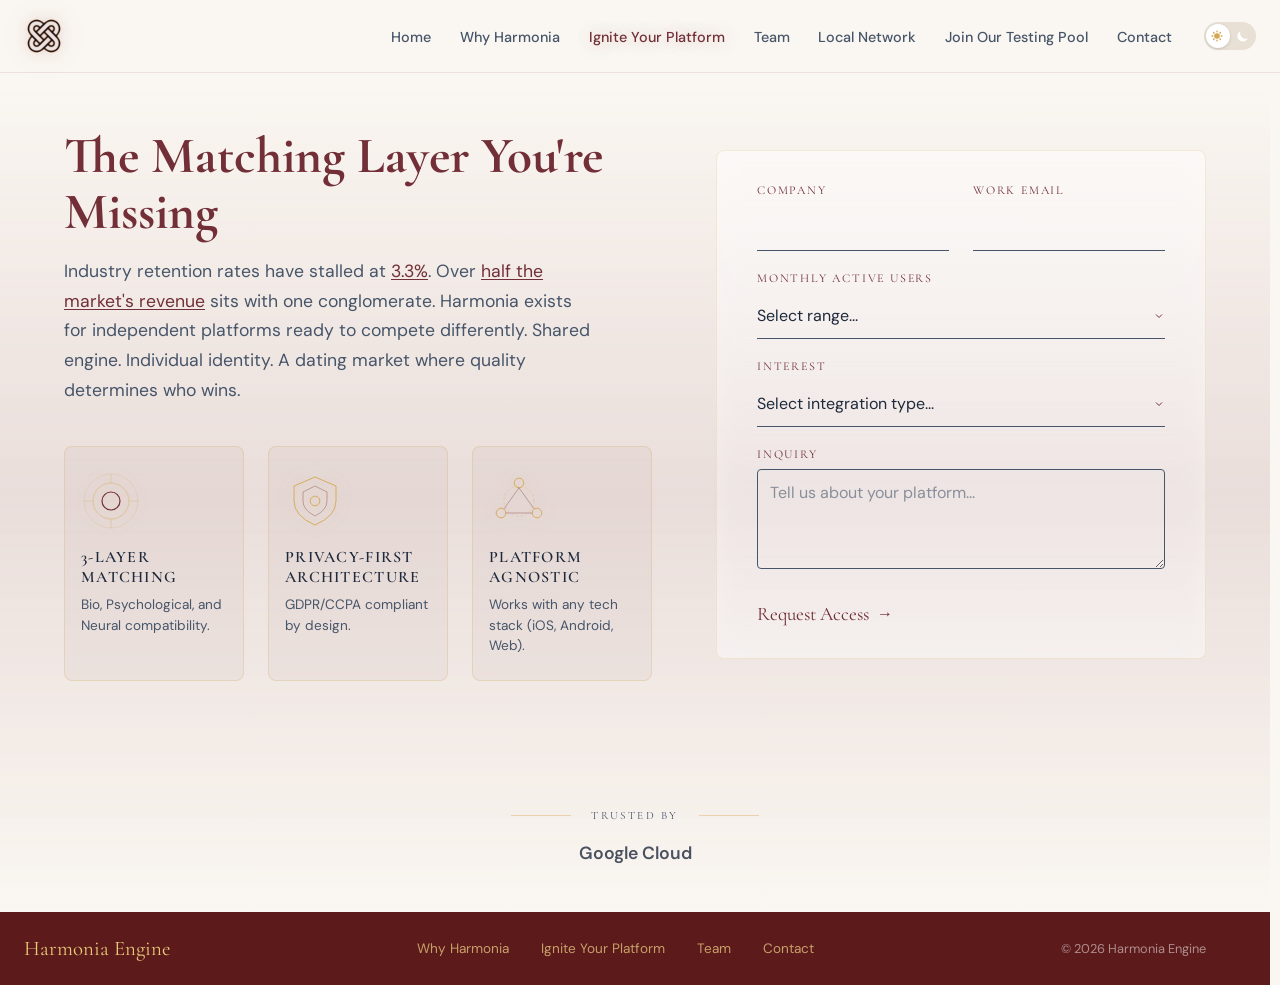
<file: partnerships.html>
<!DOCTYPE html>
<html lang="en">
<head>
    <meta charset="UTF-8">
    <script>(function(){var t;try{var m=document.cookie.match(/(?:^|;\s*)harmonia-theme=(dark|light)/);if(m)t=m[1];}catch(e){}if(!t){try{t=localStorage.getItem('harmonia-theme');}catch(e){}}document.documentElement.setAttribute('data-theme',t==='dark'?'dark':'light');}());</script>
    <meta name="viewport" content="width=device-width, initial-scale=1.0, shrink-to-fit=no, viewport-fit=cover">
    <title>Harmonia - Ignite Your Platform</title>
    <link rel="stylesheet" href="assets/fonts/fonts.css">
    <link rel="stylesheet" href="assets/css/styles.css">
    <style>
        /* Override synthesis-knot-icon color so gradient fills work correctly */
        .synthesis-knot-icon {
            color: transparent !important;
        }
        [data-theme="dark"] .synthesis-knot-icon {
            color: transparent !important;
            filter: none;
        }
    </style>
</head>

<body>
    <!-- Navigation -->
    <nav>
        <div class="logo" onclick="window.location.href='index.html'">
            <img src="assets/images/harmonia-logo.png" alt="Harmonia Logo" style="height:40px;width:40px;object-fit:contain;">
            <span class="sr-only">Harmonia</span>
        </div>
        <div class="nav-right">
            <ul class="nav-links">
                <li><a href="index.html" id="nav-home">Home</a></li>
                <li><a href="why-harmonia.html" id="nav-why-harmonia">Why Harmonia</a></li>
                <li><a href="partnerships.html" id="nav-partnerships">Ignite Your Platform</a></li>
                <li><a href="team.html" id="nav-team">Team</a></li>
                <li><a href="local-network.html" id="nav-local-network">Local Network</a></li>
                <li><a href="p2p.html" id="nav-p2p">Join Our Testing Pool</a></li>
                <li><a href="contact.html" id="nav-contact">Contact</a></li>
            </ul>
            <button class="hamburger" onclick="toggleMobileNav()" aria-label="Toggle menu">
                <span></span>
                <span></span>
                <span></span>
            </button>
            <button class="theme-toggle" onclick="toggleTheme()" aria-label="Toggle dark mode">
                <div class="theme-toggle-icons">
                    <svg class="sun-icon" fill="currentColor" viewBox="0 0 20 20">
                        <path fill-rule="evenodd" d="M10 2a1 1 0 011 1v1a1 1 0 11-2 0V3a1 1 0 011-1zm4 8a4 4 0 11-8 0 4 4 0 018 0zm-.464 4.95l.707.707a1 1 0 001.414-1.414l-.707-.707a1 1 0 00-1.414 1.414zm2.12-10.607a1 1 0 010 1.414l-.706.707a1 1 0 11-1.414-1.414l.707-.707a1 1 0 011.414 0zM17 11a1 1 0 100-2h-1a1 1 0 100 2h1zm-7 4a1 1 0 011 1v1a1 1 0 11-2 0v-1a1 1 0 011-1zM5.05 6.464A1 1 0 106.465 5.05l-.708-.707a1 1 0 00-1.414 1.414l.707.707zm1.414 8.486l-.707.707a1 1 0 01-1.414-1.414l.707-.707a1 1 0 011.414 1.414zM4 11a1 1 0 100-2H3a1 1 0 000 2h1z" clip-rule="evenodd"/>
                    </svg>
                    <svg class="moon-icon" fill="currentColor" viewBox="0 0 20 20">
                        <path d="M17.293 13.293A8 8 0 016.707 2.707a8.001 8.001 0 1010.586 10.586z"/>
                    </svg>
                </div>
            </button>
        </div>
    </nav>

    <div class="page active" id="page-partnerships">

        <section class="partnerships-section">
                <!-- Tier Tabs - Mobile/Tablet only -->
                <div class="partnerships-tier-tabs" id="partnershipsTierTabs">
                    <button class="tier-tab active" data-tier="default">Overview</button>
                    <button class="tier-tab" data-tier="pilot">Pilot Program</button>
                    <button class="tier-tab" data-tier="api">API Integration</button>
                    <button class="tier-tab" data-tier="core">Core License</button>
                </div>

                <div class="partnerships-layout">
                    
                    <div class="partnerships-content">
                        <div class="content-wrapper" id="partnershipsContentWrapper">
                            <h2 class="regal-title fade-in-left" id="partnershipsDynamicTitle" style="animation-delay:0.2s;">The Matching Layer You're Missing</h2>
                            <p class="regal-intro fade-in-top" id="partnershipsDynamicIntro" style="animation-delay:0.28s;">Industry retention rates have stalled at <a href="https://www.businessofapps.com/data/dating-app-benchmarks/" target="_blank" class="stat-link">3.3%</a>. Over <a href="https://www.businessofapps.com/data/dating-app-market/" target="_blank" class="stat-link">half the market's revenue</a> sits with one conglomerate. Harmonia exists for independent platforms ready to compete differently. Shared engine. Individual identity. A dating market where quality determines who wins.</p>
                            
                            <div class="feature-boxes" id="partnershipsFeatureBoxes">
                                <!-- Boxes populated by JS -->
                            </div>
                        </div>
                    </div>
        
                    <div class="regal-form-container fade-in-right" style="animation-delay:0.95s;">
                        <form id="partnershipsIntegrationForm" class="regal-form">
                            <div class="form-row">
                                <div class="input-group">
                                    <label for="partnershipCompany">Company</label>
                                    <input type="text" id="partnershipCompany" name="company" required>
                                </div>
                                <div class="input-group">
                                    <label for="partnershipEmail">Work Email</label>
                                    <input type="email" id="partnershipEmail" name="email" required>
                                </div>
                            </div>
                            
                            <div class="input-group">
                                <label for="partnershipMau">Monthly Active Users</label>
                                <select id="partnershipMau" name="mau" required>
                                    <option value="" selected>Select range...</option>
                                    <option value="<10k">&lt; 10,000</option>
                                    <option value="10k-100k">10,000 - 100,000</option>
                                    <option value="100k-1m">100,000 - 1,000,000</option>
                                    <option value="1m+">1,000,000+</option>
                                </select>
                            </div>
                            
                            <div class="input-group interest-input-group">
                                <label for="partnershipInterest">Interest</label>
                                <select id="partnershipInterest" name="interest" required>
                                    <option value="default" selected>Select integration type...</option>
                                    <option value="pilot">Pilot Program</option>
                                    <option value="api">Full API Integration</option>
                                    <option value="core">Core Engine License</option>
                                </select>
                            </div>
        
                            <div class="input-group">
                                <label for="partnershipInquiry">Inquiry</label>
                                <textarea id="partnershipInquiry" name="inquiry" rows="2" placeholder="Tell us about your platform..."></textarea>
                            </div>
        
                            <button type="submit" class="btn-regal-submit" id="partnershipsSubmitBtn">
                                <span class="btn-text">Request Access</span> <span class="arrow">→</span>
                            </button>
                            <div id="partnershipsFormMessage" class="form-message"></div>
                        </form>
                    </div>
        
                    <div class="partnerships-footer">
                        <div class="trusted-divider">
                            <span>Trusted By</span>
                        </div>
                        <div class="trusted-logos">
                            <span class="trusted-name sans">Google Cloud</span>
                        </div>
                    </div>
                </div>
            </section>

        <!-- Partnerships Modal -->
        <div class="partnerships-modal-overlay" id="partnershipsModalOverlay">
            <div class="partnerships-modal-content">
                <button class="partnerships-modal-close" onclick="closePartnershipsModal()">×</button>
                <div class="partnerships-modal-icon" id="partnershipsModalIcon"></div>
                <h3 class="partnerships-modal-title" id="partnershipsModalTitle"></h3>
                <p class="partnerships-modal-desc" id="partnershipsModalDesc"></p>
                <ul class="partnerships-modal-list" id="partnershipsModalList"></ul>
            </div>
        </div>

        <!-- Footer -->
        <footer>
            <div class="footer-inner">
                <span class="logo-text">Harmonia Engine</span>
                <div class="footer-links">
                    <a href="why-harmonia.html">Why Harmonia</a>
                    <a href="partnerships.html">Ignite Your Platform</a>
                    <a href="team.html">Team</a>
                    <a href="contact.html">Contact</a>
                </div>
                <p class="copyright">© 2026 Harmonia Engine</p>
            </div>
        </footer>

    </div>

    <script src="assets/js/shared.js?v=2"></script>
    <script src="assets/js/app.js?v=2"></script>
</body>
</html>
</file>
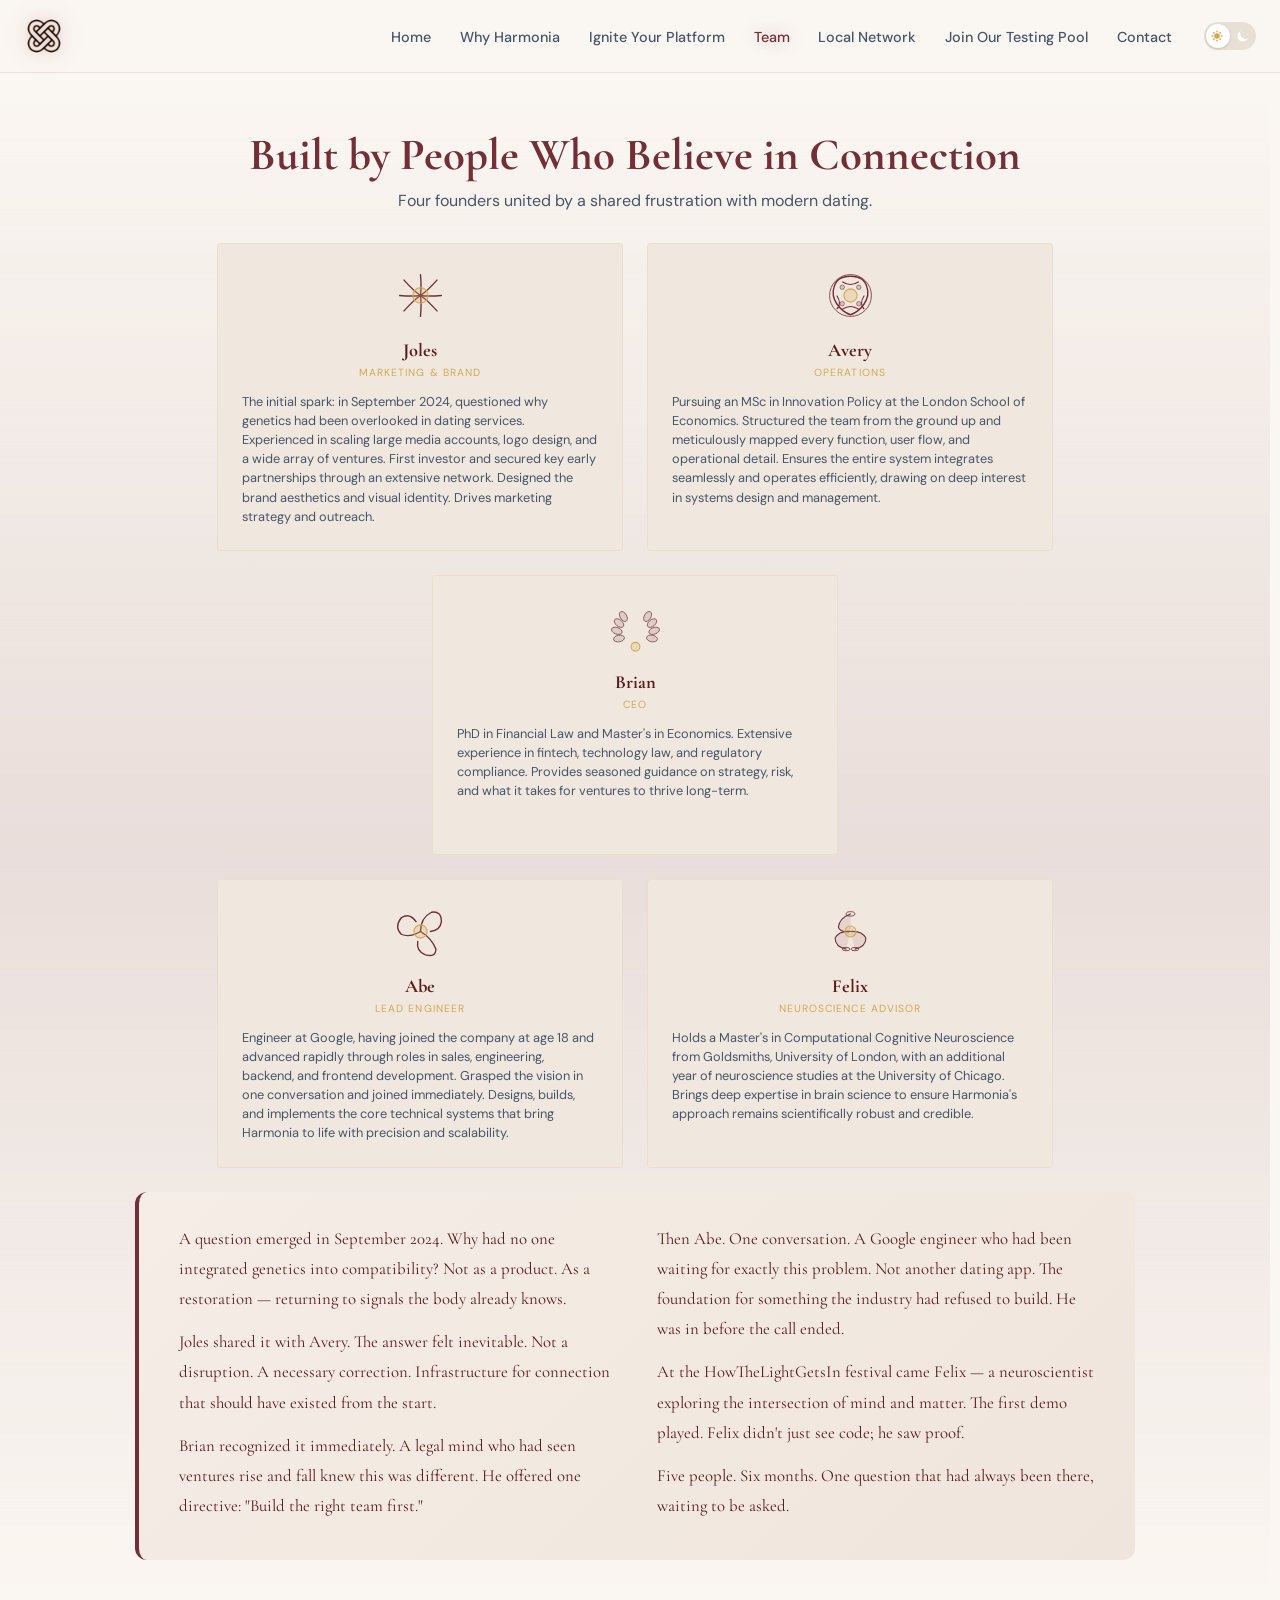
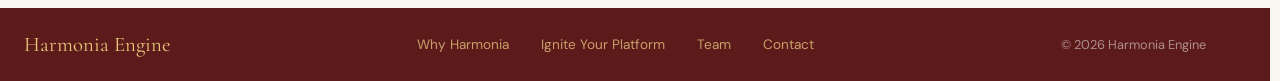
<file: team.html>
<!DOCTYPE html>
<html lang="en">
<head>
    <meta charset="UTF-8">
    <script>(function(){var t;try{var m=document.cookie.match(/(?:^|;\s*)harmonia-theme=(dark|light)/);if(m)t=m[1];}catch(e){}if(!t){try{t=localStorage.getItem('harmonia-theme');}catch(e){}}document.documentElement.setAttribute('data-theme',t==='dark'?'dark':'light');}());</script>
    <meta name="viewport" content="width=device-width, initial-scale=1.0, shrink-to-fit=no, viewport-fit=cover">
    <title>Harmonia - Team</title>
    <link rel="stylesheet" href="assets/fonts/fonts.css">
    <link rel="stylesheet" href="assets/css/styles.css">
    <style>
        /* Override synthesis-knot-icon color so gradient fills work correctly */
        .synthesis-knot-icon {
            color: transparent !important;
        }
        [data-theme="dark"] .synthesis-knot-icon {
            color: transparent !important;
            filter: none;
        }
    </style>
</head>

<body>
    <!-- Navigation -->
    <nav>
        <div class="logo" onclick="window.location.href='index.html'">
            <img src="assets/images/harmonia-logo.png" alt="Harmonia Logo" style="height:40px;width:40px;object-fit:contain;">
            <span class="sr-only">Harmonia</span>
        </div>
        <div class="nav-right">
            <ul class="nav-links">
                <li><a href="index.html" id="nav-home">Home</a></li>
                <li><a href="why-harmonia.html" id="nav-why-harmonia">Why Harmonia</a></li>
                <li><a href="partnerships.html" id="nav-partnerships">Ignite Your Platform</a></li>
                <li><a href="team.html" id="nav-team">Team</a></li>
                <li><a href="local-network.html" id="nav-local-network">Local Network</a></li>
                <li><a href="p2p.html" id="nav-p2p">Join Our Testing Pool</a></li>
                <li><a href="contact.html" id="nav-contact">Contact</a></li>
            </ul>
            <button class="hamburger" onclick="toggleMobileNav()" aria-label="Toggle menu">
                <span></span>
                <span></span>
                <span></span>
            </button>
            <button class="theme-toggle" onclick="toggleTheme()" aria-label="Toggle dark mode">
                <div class="theme-toggle-icons">
                    <svg class="sun-icon" fill="currentColor" viewBox="0 0 20 20">
                        <path fill-rule="evenodd" d="M10 2a1 1 0 011 1v1a1 1 0 11-2 0V3a1 1 0 011-1zm4 8a4 4 0 11-8 0 4 4 0 018 0zm-.464 4.95l.707.707a1 1 0 001.414-1.414l-.707-.707a1 1 0 00-1.414 1.414zm2.12-10.607a1 1 0 010 1.414l-.706.707a1 1 0 11-1.414-1.414l.707-.707a1 1 0 011.414 0zM17 11a1 1 0 100-2h-1a1 1 0 100 2h1zm-7 4a1 1 0 011 1v1a1 1 0 11-2 0v-1a1 1 0 011-1zM5.05 6.464A1 1 0 106.465 5.05l-.708-.707a1 1 0 00-1.414 1.414l.707.707zm1.414 8.486l-.707.707a1 1 0 01-1.414-1.414l.707-.707a1 1 0 011.414 1.414zM4 11a1 1 0 100-2H3a1 1 0 000 2h1z" clip-rule="evenodd"/>
                    </svg>
                    <svg class="moon-icon" fill="currentColor" viewBox="0 0 20 20">
                        <path d="M17.293 13.293A8 8 0 016.707 2.707a8.001 8.001 0 1010.586 10.586z"/>
                    </svg>
                </div>
            </button>
        </div>
    </nav>

    <div class="page active" id="page-team">

        <section class="team-section">
                <div class="team-header">
                    <h2>Built by People Who Believe in Connection</h2>
                    <p>Four founders united by a shared frustration with modern dating.</p>
                </div>
        
                <div class="team-slider-wrapper">
                    <button class="slider-arrow prev" aria-label="Previous">
                        <svg width="20" height="20" viewBox="0 0 24 24" fill="none" stroke="currentColor" stroke-width="2"><path d="M15 18l-6-6 6-6"/></svg>
                    </button>
        
                    <div class="team-slider" id="teamSlider">
                        <!-- Joles - Armenian Arevakhach (8-arm eternity wheel) - Position: Top Left -->
                        <div class="team-card">
                            <svg class="team-avatar-radar" viewBox="0 0 100 100">
                                <g class="symbol-rotate">
                                    <path d="M50,50 Q52,35 50,12" fill="none" stroke="var(--maroon)" stroke-width="2.5" stroke-linecap="round"/>
                                    <path d="M50,50 Q62,42 80,22" fill="none" stroke="var(--maroon)" stroke-width="2.5" stroke-linecap="round"/>
                                    <path d="M50,50 Q65,52 88,50" fill="none" stroke="var(--maroon)" stroke-width="2.5" stroke-linecap="round"/>
                                    <path d="M50,50 Q62,58 80,78" fill="none" stroke="var(--maroon)" stroke-width="2.5" stroke-linecap="round"/>
                                    <path d="M50,50 Q52,65 50,88" fill="none" stroke="var(--maroon)" stroke-width="2.5" stroke-linecap="round"/>
                                    <path d="M50,50 Q38,58 20,78" fill="none" stroke="var(--maroon)" stroke-width="2.5" stroke-linecap="round"/>
                                    <path d="M50,50 Q35,52 12,50" fill="none" stroke="var(--maroon)" stroke-width="2.5" stroke-linecap="round"/>
                                    <path d="M50,50 Q38,42 20,22" fill="none" stroke="var(--maroon)" stroke-width="2.5" stroke-linecap="round"/>
                                </g>
                                <circle class="symbol-core" cx="50" cy="50" r="14" fill="rgba(212,168,83,0.25)" stroke="var(--gold)" stroke-width="2"/>
                            </svg>
                            <h3>Joles</h3>
                            <span class="role">Marketing & Brand</span>
                            <p class="bio">The initial spark: in September 2024, questioned why genetics had been overlooked in dating services. Experienced in scaling large media accounts, logo design, and a wide array of ventures. First investor and secured key early partnerships through an extensive network. Designed the brand aesthetics and visual identity. Drives marketing strategy and outreach.</p>
                        </div>

                        <div class="team-card">
                            <svg class="team-avatar-radar" viewBox="0 0 100 100">
                                <g class="symbol-rotate">
                                    <circle cx="50" cy="50" r="38" fill="none" stroke="var(--maroon)" stroke-width="1.5"/>
                                    <path d="M50,15 Q75,15 80,35 Q85,50 75,65 Q65,80 50,85 Q35,80 25,65 Q15,50 20,35 Q25,15 50,15" fill="none" stroke="var(--maroon)" stroke-width="2.5"/>
                                    <path d="M35,25 Q50,35 65,25" fill="none" stroke="var(--maroon)" stroke-width="2"/>
                                    <path d="M25,50 Q35,65 25,75" fill="none" stroke="var(--maroon)" stroke-width="2"/>
                                    <path d="M75,50 Q65,65 75,75" fill="none" stroke="var(--maroon)" stroke-width="2"/>
                                    <path d="M35,75 Q50,65 65,75" fill="none" stroke="var(--maroon)" stroke-width="2"/>
                                    <circle cx="35" cy="35" r="4" fill="rgba(114,47,55,0.2)" stroke="var(--maroon)" stroke-width="1"/>
                                    <circle cx="65" cy="35" r="4" fill="rgba(114,47,55,0.2)" stroke="var(--maroon)" stroke-width="1"/>
                                    <circle cx="35" cy="65" r="4" fill="rgba(114,47,55,0.2)" stroke="var(--maroon)" stroke-width="1"/>
                                    <circle cx="65" cy="65" r="4" fill="rgba(114,47,55,0.2)" stroke="var(--maroon)" stroke-width="1"/>
                                </g>
                                <circle class="symbol-core" cx="50" cy="50" r="12" fill="rgba(212,168,83,0.25)" stroke="var(--gold)" stroke-width="2"/>
                            </svg>
                            <h3>Avery</h3>
                            <span class="role">Operations</span>
                            <p class="bio">Pursuing an MSc in Innovation Policy at the London School of Economics. Structured the team from the ground up and meticulously mapped every function, user flow, and operational detail. Ensures the entire system integrates seamlessly and operates efficiently, drawing on deep interest in systems design and management.</p>
                        </div>

                        <div class="team-card">
                            <svg class="team-avatar-radar" viewBox="0 0 100 100">
                                <g class="symbol-rotate">
                                    <ellipse cx="28" cy="30" rx="6" ry="10" fill="rgba(114,47,55,0.15)" stroke="var(--maroon)" stroke-width="1.2" transform="rotate(-30 28 30)"/>
                                    <ellipse cx="20" cy="42" rx="6" ry="10" fill="rgba(114,47,55,0.15)" stroke="var(--maroon)" stroke-width="1.2" transform="rotate(-50 20 42)"/>
                                    <ellipse cx="16" cy="56" rx="6" ry="10" fill="rgba(114,47,55,0.15)" stroke="var(--maroon)" stroke-width="1.2" transform="rotate(-70 16 56)"/>
                                    <ellipse cx="20" cy="70" rx="6" ry="10" fill="rgba(114,47,55,0.15)" stroke="var(--maroon)" stroke-width="1.2" transform="rotate(-100 20 70)"/>
                                    <ellipse cx="72" cy="30" rx="6" ry="10" fill="rgba(114,47,55,0.15)" stroke="var(--maroon)" stroke-width="1.2" transform="rotate(30 72 30)"/>
                                    <ellipse cx="80" cy="42" rx="6" ry="10" fill="rgba(114,47,55,0.15)" stroke="var(--maroon)" stroke-width="1.2" transform="rotate(50 80 42)"/>
                                    <ellipse cx="84" cy="56" rx="6" ry="10" fill="rgba(114,47,55,0.15)" stroke="var(--maroon)" stroke-width="1.2" transform="rotate(70 84 56)"/>
                                    <ellipse cx="80" cy="70" rx="6" ry="10" fill="rgba(114,47,55,0.15)" stroke="var(--maroon)" stroke-width="1.2" transform="rotate(100 80 70)"/>
                                </g>
                                <circle class="symbol-core" cx="50" cy="85" r="8" fill="rgba(212,168,83,0.25)" stroke="var(--gold)" stroke-width="2"/>
                            </svg>
                            <h3>Brian</h3>
                            <span class="role">CEO</span>
                            <p class="bio">PhD in Financial Law and Master's in Economics. Extensive experience in fintech, technology law, and regulatory compliance. Provides seasoned guidance on strategy, risk, and what it takes for ventures to thrive long-term.</p>
                        </div>
        
                        <div class="team-card">
                            <svg class="team-avatar-radar" viewBox="0 0 100 100">
                                <g class="symbol-rotate">
                                    <path d="M50,50 Q50,25 70,15 Q88,12 88,32 Q86,48 68,50" fill="none" stroke="var(--maroon)" stroke-width="2.5" stroke-linecap="round"/>
                                    <path d="M50,50 Q70,62 78,82 Q78,98 58,92 Q42,85 45,68" fill="none" stroke="var(--maroon)" stroke-width="2.5" stroke-linecap="round"/>
                                    <path d="M50,50 Q30,62 15,55 Q2,42 15,25 Q30,15 42,32" fill="none" stroke="var(--maroon)" stroke-width="2.5" stroke-linecap="round"/>
                                </g>
                                <circle class="symbol-core" cx="50" cy="50" r="12" fill="rgba(212,168,83,0.25)" stroke="var(--gold)" stroke-width="2"/>
                            </svg>
                            <h3>Abe</h3>
                            <span class="role">Lead Engineer</span>
                            <p class="bio">Engineer at Google, having joined the company at age 18 and advanced rapidly through roles in sales, engineering, backend, and frontend development. Grasped the vision in one conversation and joined immediately. Designs, builds, and implements the core technical systems that bring Harmonia to life with precision and scalability.</p>
                        </div>
        
                        <div class="team-card">
                            <svg class="team-avatar-radar" viewBox="0 0 100 100">
                                <g class="symbol-rotate">
                                    <path d="M50,18 Q30,25 28,42 Q30,52 50,50" fill="rgba(114,47,55,0.1)" stroke="var(--maroon)" stroke-width="2" stroke-linecap="round"/>
                                    <path d="M50,50 Q30,48 22,62 Q22,78 42,82" fill="rgba(114,47,55,0.1)" stroke="var(--maroon)" stroke-width="2" stroke-linecap="round"/>
                                    <path d="M50,50 Q70,48 78,62 Q78,78 58,82" fill="rgba(114,47,55,0.1)" stroke="var(--maroon)" stroke-width="2" stroke-linecap="round"/>
                                    <ellipse cx="50" cy="18" rx="8" ry="4" fill="none" stroke="var(--maroon)" stroke-width="1.5"/>
                                    <ellipse cx="42" cy="82" rx="7" ry="3" fill="none" stroke="var(--maroon)" stroke-width="1.5"/>
                                    <ellipse cx="58" cy="82" rx="7" ry="3" fill="none" stroke="var(--maroon)" stroke-width="1.5"/>
                                </g>
                                <circle class="symbol-core" cx="50" cy="50" r="10" fill="rgba(212,168,83,0.25)" stroke="var(--gold)" stroke-width="2"/>
                            </svg>
                            <h3>Felix</h3>
                            <span class="role">Neuroscience Advisor</span>
                            <p class="bio">Holds a Master's in Computational Cognitive Neuroscience from Goldsmiths, University of London, with an additional year of neuroscience studies at the University of Chicago. Brings deep expertise in brain science to ensure Harmonia's approach remains scientifically robust and credible.</p>
                        </div>
                    </div>
        
                    <button class="slider-arrow next" aria-label="Next">
                        <svg width="20" height="20" viewBox="0 0 24 24" fill="none" stroke="currentColor" stroke-width="2"><path d="M9 18l6-6-6-6"/></svg>
                    </button>
                </div>
        
                <div class="slider-dots">
                    <span class="dot active"></span>
                    <span class="dot"></span>
                    <span class="dot"></span>
                    <span class="dot"></span>
                    <span class="dot"></span>
                </div>
        
                <!-- Founding Story -->
                <div class="founding-story">
                    <div class="story-content">
                        <p>A question emerged in September 2024. Why had no one integrated genetics into compatibility? Not as a product. As a restoration — returning to signals the body already knows.</p>
                        <p>Joles shared it with Avery. The answer felt inevitable. Not a disruption. A necessary correction. Infrastructure for connection that should have existed from the start.</p>
                        <p>Brian recognized it immediately. A legal mind who had seen ventures rise and fall knew this was different. He offered one directive: "Build the right team first."</p>
                        <p>Then Abe. One conversation. A Google engineer who had been waiting for exactly this problem. Not another dating app. The foundation for something the industry had refused to build. He was in before the call ended.</p>
                        <p>At the HowTheLightGetsIn festival came Felix — a neuroscientist exploring the intersection of mind and matter. The first demo played. Felix didn't just see code; he saw proof.</p>
                        <p>Five people. Six months. One question that had always been there, waiting to be asked.</p>
                    </div>
                </div>
            </section>

        <!-- Footer -->
        <footer>
            <div class="footer-inner">
                <span class="logo-text">Harmonia Engine</span>
                <div class="footer-links">
                    <a href="why-harmonia.html">Why Harmonia</a>
                    <a href="partnerships.html">Ignite Your Platform</a>
                    <a href="team.html">Team</a>
                    <a href="contact.html">Contact</a>
                </div>
                <p class="copyright">© 2026 Harmonia Engine</p>
            </div>
        </footer>

    </div>

    <script src="assets/js/shared.js?v=2"></script>
    <script src="assets/js/app.js?v=2"></script>
</body>
</html>
</file>
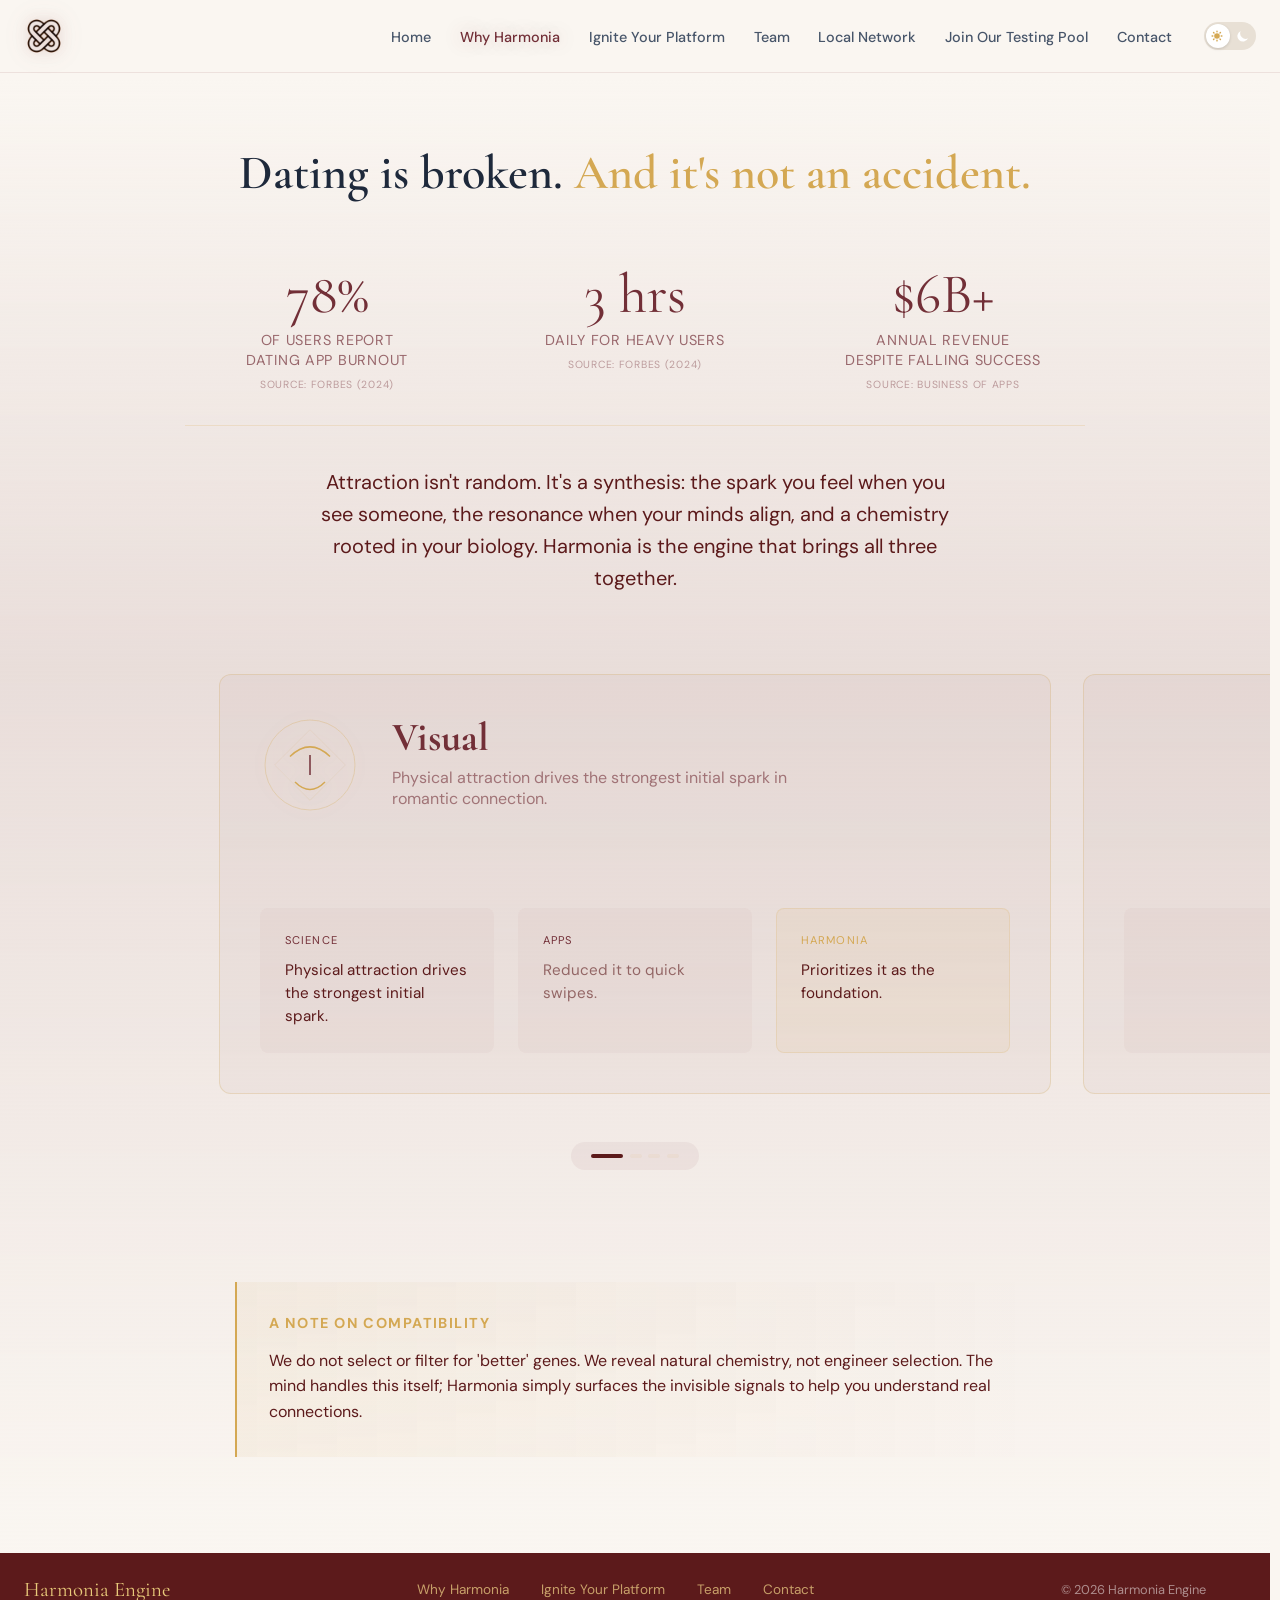
<file: why-harmonia.html>
<!DOCTYPE html>
<html lang="en">
<head>
    <meta charset="UTF-8">
    <script>(function(){var t;try{var m=document.cookie.match(/(?:^|;\s*)harmonia-theme=(dark|light)/);if(m)t=m[1];}catch(e){}if(!t){try{t=localStorage.getItem('harmonia-theme');}catch(e){}}document.documentElement.setAttribute('data-theme',t==='dark'?'dark':'light');}());</script>
    <meta name="viewport" content="width=device-width, initial-scale=1.0, shrink-to-fit=no, viewport-fit=cover">
    <title>Harmonia - Why Harmonia</title>
    <link rel="stylesheet" href="assets/fonts/fonts.css">
    <link rel="stylesheet" href="assets/css/styles.css">
    <style>
        /* Override synthesis-knot-icon color so gradient fills work correctly */
        .synthesis-knot-icon {
            color: transparent !important;
        }
        [data-theme="dark"] .synthesis-knot-icon {
            color: transparent !important;
            filter: none;
        }
    </style>
</head>

<body>
    <!-- Navigation -->
    <nav>
        <div class="logo" onclick="window.location.href='index.html'">
            <img src="assets/images/harmonia-logo.png" alt="Harmonia Logo" style="height:40px;width:40px;object-fit:contain;">
            <span class="sr-only">Harmonia</span>
        </div>
        <div class="nav-right">
            <ul class="nav-links">
                <li><a href="index.html" id="nav-home">Home</a></li>
                <li><a href="why-harmonia.html" id="nav-why-harmonia">Why Harmonia</a></li>
                <li><a href="partnerships.html" id="nav-partnerships">Ignite Your Platform</a></li>
                <li><a href="team.html" id="nav-team">Team</a></li>
                <li><a href="local-network.html" id="nav-local-network">Local Network</a></li>
                <li><a href="p2p.html" id="nav-p2p">Join Our Testing Pool</a></li>
                <li><a href="contact.html" id="nav-contact">Contact</a></li>
            </ul>
            <button class="hamburger" onclick="toggleMobileNav()" aria-label="Toggle menu">
                <span></span>
                <span></span>
                <span></span>
            </button>
            <button class="theme-toggle" onclick="toggleTheme()" aria-label="Toggle dark mode">
                <div class="theme-toggle-icons">
                    <svg class="sun-icon" fill="currentColor" viewBox="0 0 20 20">
                        <path fill-rule="evenodd" d="M10 2a1 1 0 011 1v1a1 1 0 11-2 0V3a1 1 0 011-1zm4 8a4 4 0 11-8 0 4 4 0 018 0zm-.464 4.95l.707.707a1 1 0 001.414-1.414l-.707-.707a1 1 0 00-1.414 1.414zm2.12-10.607a1 1 0 010 1.414l-.706.707a1 1 0 11-1.414-1.414l.707-.707a1 1 0 011.414 0zM17 11a1 1 0 100-2h-1a1 1 0 100 2h1zm-7 4a1 1 0 011 1v1a1 1 0 11-2 0v-1a1 1 0 011-1zM5.05 6.464A1 1 0 106.465 5.05l-.708-.707a1 1 0 00-1.414 1.414l.707.707zm1.414 8.486l-.707.707a1 1 0 01-1.414-1.414l.707-.707a1 1 0 011.414 1.414zM4 11a1 1 0 100-2H3a1 1 0 000 2h1z" clip-rule="evenodd"/>
                    </svg>
                    <svg class="moon-icon" fill="currentColor" viewBox="0 0 20 20">
                        <path d="M17.293 13.293A8 8 0 016.707 2.707a8.001 8.001 0 1010.586 10.586z"/>
                    </svg>
                </div>
            </button>
        </div>
    </nav>

    <div class="page active" id="page-why-harmonia">

        <section id="why-harmonia">
                <div class="container">
                    
                    <div class="why-header-group">
                        <h2 class="section-title fade-in">Dating is broken. <span style="color: var(--gold);">And it's not an accident.</span></h2>
                        
                        <div class="stats-grid">
                            <div class="stat-card fade-in delay-1">
                                <div class="stat-number">78%</div>
                                <div class="stat-label">
                                    of users report<br>dating app burnout
                                    <a href="https://www.forbes.com/health/dating/dating-app-fatigue/" target="_blank" class="stat-citation">Source: Forbes (2024)</a>
                                </div>
                            </div>
                            <div class="stat-card fade-in delay-2">
                                <div class="stat-number">3 hrs</div>
                                <div class="stat-label">
                                    daily for heavy users
                                    <a href="https://www.forbes.com/health/dating/dating-app-fatigue/" target="_blank" class="stat-citation">Source: Forbes (2024)</a>
                                </div>
                            </div>
                            <div class="stat-card fade-in delay-3">
                                <div class="stat-number">$6B+</div>
                                <div class="stat-label">
                                    annual revenue<br>despite falling success
                                    <a href="https://www.businessofapps.com/data/dating-app-market/" target="_blank" class="stat-citation">Source: Business of Apps</a>
                                </div>
                            </div>
                        </div>
        
                        <div class="philosophy-block fade-in delay-2">
                            <p class="lead-text">
                                Attraction isn't random. It's a synthesis: the spark you feel when you see someone, the resonance when your minds align, and a chemistry rooted in your biology. Harmonia is the engine that brings all three together.
                            </p>
                        </div>
                    </div>
        
                    <div class="science-slider-wrapper fade-in delay-3">
                        <div class="science-slider-container" id="scienceSlider">
                            <div class="slider-track" id="scienceTrack">
                                
                                <div class="science-card visual-card" data-index="0">
                                    <!-- Animated Eye Container -->
                                    <div class="eye-container">
                                        <svg viewBox="0 0 100 100" class="visual-eye-icon">
                                            <!-- Outer circle - always visible -->
                                            <circle class="eye-outer" cx="50" cy="50" r="45" stroke="var(--gold)" stroke-width="1" fill="none"/>
                                            <!-- Upper eyelid - closed position (curves down to form top of closed eye) -->
                                            <path class="upper-lid" d="M30 50 Q50 35 70 50" stroke="var(--gold)" stroke-width="1.5" fill="none"/>
                                            <!-- Pupil/vertical line - hidden initially -->
                                            <path class="eye-pupil" d="M50 40 L50 60" stroke="var(--maroon)" stroke-width="1.5" fill="none"/>
                                            <!-- Lower eyelid - closed position (curves up to form bottom of closed eye) -->
                                            <path class="lower-lid" d="M35 50 Q50 65 65 50" stroke="var(--gold)" stroke-width="1.5" fill="none"/>
                                            <!-- Diamond shape - hidden initially -->
                                            <rect class="eye-diamond" x="25" y="25" width="50" height="50" stroke="var(--gold)" stroke-width="0.5" fill="none" style="transform: rotate(45deg); transform-origin: center;"/>
                                        </svg>
                                    </div>

                                    <div class="card-header">
                                        <div class="card-visual">
                                            <!-- Placeholder to maintain layout spacing -->
                                        </div>
                                        <div class="card-title-group">
                                            <h3 class="card-title">Visual</h3>
                                            <p class="card-subtitle">Physical attraction drives the strongest initial spark in romantic connection.</p>
                                        </div>
                                    </div>
                                    <div class="card-content">
                                        <div class="comparison-column">
                                            <span class="comp-label">Science</span>
                                            <span class="comp-text">Physical attraction drives the strongest initial spark.</span>
                                        </div>
                                        <div class="comparison-column dim">
                                            <span class="comp-label">Apps</span>
                                            <span class="comp-text">Reduced it to quick swipes.</span>
                                        </div>
                                        <div class="comparison-column highlight">
                                            <span class="comp-label">Harmonia</span>
                                            <span class="comp-text">Prioritizes it as the foundation.</span>
                                        </div>
                                    </div>
                                </div>
        
                                <div class="science-card personality-card" data-index="1">
                                    <!-- Animated Personality Icon Container -->
                                    <div class="personality-icon-container">
                                        <svg viewBox="0 0 100 100" class="personality-animated-icon">
                                            <defs>
                                                <mask id="arc-mask">
                                                    <path class="mask-path" d="M 78 27 A 36 36 0 0 1 50 85" stroke="white" stroke-width="4" fill="none" />
                                                    <path class="mask-path" d="M 50 85 A 36 36 0 0 1 22 27" stroke="white" stroke-width="4" fill="none" />
                                                    <path class="mask-path" d="M 22 27 A 36 36 0 0 1 78 27" stroke="white" stroke-width="4" fill="none" />
                                                </mask>
                                            </defs>
                                            
                                            <!-- Three maroon dots -->
                                            <circle class="dot dot-1" cx="22" cy="27" r="5" fill="var(--maroon)"/>
                                            <circle class="dot dot-2" cx="78" cy="27" r="5" fill="var(--maroon)"/>
                                            <circle class="dot dot-3" cx="50" cy="85" r="5" fill="var(--maroon)"/>
                                            
                                            <!-- Inner lines (dots to center) -->
                                            <line class="inner-line line-1" x1="22" y1="27" x2="50" y2="50" stroke="var(--gold)" stroke-width="1.5"/>
                                            <line class="inner-line line-2" x1="78" y1="27" x2="50" y2="50" stroke="var(--gold)" stroke-width="1.5"/>
                                            <line class="inner-line line-3" x1="50" y1="85" x2="50" y2="50" stroke="var(--gold)" stroke-width="1.5"/>
                                            
                                            <!-- Golden center circle -->
                                            <circle class="center-circle" cx="50" cy="50" r="6" fill="var(--gold)"/>

                                            <!-- Outer arcs (dot to dot) revealed by mask -->
                                            <g mask="url(#arc-mask)">
                                                <path d="M 78 27 A 36 36 0 0 1 50 85" stroke="var(--gold)" stroke-width="1.5" fill="none" stroke-dasharray="4 3" />
                                                <path d="M 50 85 A 36 36 0 0 1 22 27" stroke="var(--gold)" stroke-width="1.5" fill="none" stroke-dasharray="4 3" />
                                                <path d="M 22 27 A 36 36 0 0 1 78 27" stroke="var(--gold)" stroke-width="1.5" fill="none" stroke-dasharray="4 3" />
                                            </g>
                                        </svg>
                                    </div>

                                    <div class="card-header">
                                        <div class="card-visual personality-icon">
                                            <svg viewBox="0 0 100 100" class="abstract-icon">
                                                <!-- Final static icon (shown after animation completes) -->
                                                <circle cx="50" cy="50" r="36" stroke="var(--gold)" stroke-width="1" fill="none" stroke-dasharray="4 3"/>
                                                <circle cx="22" cy="27" r="5" fill="var(--maroon)"/>
                                                <circle cx="78" cy="27" r="5" fill="var(--maroon)"/>
                                                <circle cx="50" cy="85" r="5" fill="var(--maroon)"/>
                                                <line x1="22" y1="27" x2="50" y2="50" stroke="var(--gold)" stroke-width="1.5"/>
                                                <line x1="78" y1="27" x2="50" y2="50" stroke="var(--gold)" stroke-width="1.5"/>
                                                <line x1="50" y1="85" x2="50" y2="50" stroke="var(--gold)" stroke-width="1.5"/>
                                                <circle cx="50" cy="50" r="6" fill="var(--gold)"/>
                                            </svg>
                                        </div>
                                        <div class="card-title-group">
                                            <h3 class="card-title">Personality</h3>
                                            <p class="card-subtitle">Perceived similarity builds deeper, lasting emotional connection.</p>
                                        </div>
                                    </div>
                                    <div class="card-content">
                                        <div class="comparison-column personality-box science-box">
                                            <span class="comp-label">Science</span>
                                            <span class="comp-text">Perceived similarity builds deeper connection.</span>
                                        </div>
                                        <div class="comparison-column personality-box apps-box dim">
                                            <span class="comp-label">Apps</span>
                                            <span class="comp-text">Largely ignored it.</span>
                                        </div>
                                        <div class="comparison-column personality-box harmonia-box highlight">
                                            <span class="comp-label">Harmonia</span>
                                            <span class="comp-text">Integrates psychological compatibility into matching.</span>
                                        </div>
                                    </div>
                                </div>
        
                                <div class="science-card genetic-card" data-index="2">
                                    <!-- Animated DNA Icon Container -->
                                    <div class="dna-icon-container">
                                        <svg viewBox="0 0 100 100" class="dna-animated-icon">
                                            <!-- Helix curves (start hidden) -->
                                            <path class="helix-gold" d="M35 10 Q65 25 35 40 Q65 55 35 70 Q65 85 35 100" stroke="var(--gold)" stroke-width="2" fill="none"/>
                                            <path class="helix-maroon" d="M65 10 Q35 25 65 40 Q35 55 65 70 Q35 85 65 100" stroke="var(--maroon)" stroke-width="2" fill="none" opacity="0.6"/>
                                            <!-- Rungs -->
                                            <line class="dna-rung rung-1" x1="35" y1="25" x2="65" y2="25" stroke="var(--gold)" stroke-width="1.5"/>
                                            <line class="dna-rung rung-2" x1="35" y1="55" x2="65" y2="55" stroke="var(--gold)" stroke-width="1.5"/>
                                            <line class="dna-rung rung-3" x1="35" y1="85" x2="65" y2="85" stroke="var(--gold)" stroke-width="1.5"/>
                                        </svg>
                                        <!-- Electric crackle overlay -->
                                        <svg class="crackle-overlay" viewBox="0 0 100 100">
                                            <path class="crackle-bolt bolt-1" d="M35 25 L42 22 L48 28 L55 24 L62 26 L65 25" stroke="#ffeb3b" stroke-width="1.5" fill="none"/>
                                            <path class="crackle-bolt bolt-2" d="M35 55 L43 52 L50 58 L57 54 L65 55" stroke="#ffeb3b" stroke-width="1.5" fill="none"/>
                                            <path class="crackle-bolt bolt-3" d="M35 85 L41 82 L47 88 L54 84 L60 86 L65 85" stroke="#ffeb3b" stroke-width="1.5" fill="none"/>
                                        </svg>
                                        <!-- Amber particles -->
                                        <div class="amber-particles">
                                            <div class="amber-particle p1"></div>
                                            <div class="amber-particle p2"></div>
                                            <div class="amber-particle p3"></div>
                                            <div class="amber-particle p4"></div>
                                            <div class="amber-particle p5"></div>
                                        </div>
                                        <!-- Energy wave -->
                                        <div class="energy-wave"></div>
                                    </div>

                                    <div class="card-header">
                                        <div class="card-visual genetic-icon">
                                            <svg viewBox="0 0 100 100" class="abstract-icon">
                                                <path d="M35 10 Q65 25 35 40 Q65 55 35 70 Q65 85 35 100" stroke="var(--gold)" stroke-width="2" fill="none"/>
                                                <path d="M65 10 Q35 25 65 40 Q35 55 65 70 Q35 85 65 100" stroke="var(--maroon)" stroke-width="2" fill="none" opacity="0.6"/>
                                                <line x1="35" y1="25" x2="65" y2="25" stroke="var(--gold)" stroke-width="1" opacity="0.3"/>
                                                <line x1="35" y1="55" x2="65" y2="55" stroke="var(--gold)" stroke-width="1" opacity="0.3"/>
                                                <line x1="35" y1="85" x2="65" y2="85" stroke="var(--gold)" stroke-width="1" opacity="0.3"/>
                                            </svg>
                                        </div>
                                        <div class="card-title-group">
                                            <h3 class="card-title">Genetic</h3>
                                            <p class="card-subtitle">Genetic complementarity influences biological attraction signals.</p>
                                        </div>
                                    </div>
                                    <div class="card-content">
                                        <div class="comparison-column genetic-box science-box">
                                            <span class="comp-label">Science</span>
                                            <span class="comp-text">Genetic complementarity influences biological attraction.</span>
                                        </div>
                                        <div class="comparison-column genetic-box apps-box dim">
                                            <span class="comp-label">Apps</span>
                                            <span class="comp-text">Never incorporated it.</span>
                                        </div>
                                        <div class="comparison-column genetic-box harmonia-box highlight">
                                            <span class="comp-label">Harmonia</span>
                                            <span class="comp-text">Reveals hidden genetic chemistry signals.</span>
                                        </div>
                                    </div>
                                </div>
        
                                <div class="science-card synthesis-card" data-index="3">
                                    <!-- Animation Container -->
                                    <div class="synthesis-animation-container">
                                        <!-- Three icons in triangle -->
                                        <div class="synthesis-icon icon-visual">
                                            <svg viewBox="0 0 100 100">
                                                <ellipse cx="50" cy="50" rx="35" ry="20" fill="none" stroke="var(--gold)" stroke-width="2"/>
                                                <circle cx="50" cy="50" r="12" fill="none" stroke="var(--gold)" stroke-width="2"/>
                                                <circle cx="50" cy="50" r="5" fill="var(--gold)"/>
                                            </svg>
                                        </div>
                                        <div class="synthesis-icon icon-personality">
                                            <svg viewBox="0 0 100 100">
                                                <circle cx="50" cy="20" r="8" fill="none" stroke="var(--gold)" stroke-width="2"/>
                                                <circle cx="25" cy="70" r="8" fill="none" stroke="var(--gold)" stroke-width="2"/>
                                                <circle cx="75" cy="70" r="8" fill="none" stroke="var(--gold)" stroke-width="2"/>
                                                <line x1="50" y1="28" x2="25" y2="62" stroke="var(--gold)" stroke-width="1.5"/>
                                                <line x1="50" y1="28" x2="75" y2="62" stroke="var(--gold)" stroke-width="1.5"/>
                                                <line x1="33" y1="70" x2="67" y2="70" stroke="var(--gold)" stroke-width="1.5"/>
                                            </svg>
                                        </div>
                                        <div class="synthesis-icon icon-genetics">
                                            <svg viewBox="0 0 100 100">
                                                <path d="M35 10 Q65 25 35 40 Q65 55 35 70 Q65 85 35 100" stroke="var(--gold)" stroke-width="2" fill="none"/>
                                                <path d="M65 10 Q35 25 65 40 Q35 55 65 70 Q35 85 65 100" stroke="var(--maroon)" stroke-width="2" fill="none" opacity="0.6"/>
                                                <line x1="35" y1="25" x2="65" y2="25" stroke="var(--gold)" stroke-width="1.5" opacity="0.5"/>
                                                <line x1="35" y1="55" x2="65" y2="55" stroke="var(--gold)" stroke-width="1.5" opacity="0.5"/>
                                                <line x1="35" y1="85" x2="65" y2="85" stroke="var(--gold)" stroke-width="1.5" opacity="0.5"/>
                                            </svg>
                                        </div>
                                        
                                        <!-- Impact flash -->
                                        <div class="impact-flash"></div>
                                        
                                        <!-- Sparks (9 total, color-coded) -->
                                        <div class="sparks-container">
                                            <div class="spark spark-gold s1"></div>
                                            <div class="spark spark-white s2"></div>
                                            <div class="spark spark-gold s3"></div>
                                            <div class="spark spark-maroon s4"></div>
                                            <div class="spark spark-gold s5"></div>
                                            <div class="spark spark-maroon s6"></div>
                                            <div class="spark spark-white s7"></div>
                                            <div class="spark spark-gold s8"></div>
                                            <div class="spark spark-maroon s9"></div>
                                        </div>
                                        
                                        <!-- Fog/Glow -->
                                        <div class="synthesis-fog"></div>
                                        
                                        <!-- Synthesis Venn Symbol (center, animated, becomes clickable pause button) -->
                                        <div class="harmonia-logo-center" >
                                            <svg viewBox="0 0 666 665" class="abstract-icon synthesis-knot-icon" xmlns="http://www.w3.org/2000/svg">
                                                <path class="knot-path" d="M175.967 0.0275561C177.315 -0.0570301 179.95 0.0560559 183.353 0.326384C186.946 0.611744 191.498 1.07999 196.537 1.71994C206.249 2.95356 215.836 4.5678 220.58 5.84494C244.678 12.3333 275 28.7171 305.043 52.0412L306.483 53.1653L306.505 53.1828L306.529 53.2004C311.12 56.8367 328.257 69.4574 332.499 71.5787C336.388 69.1038 345.968 63.15 349.51 60.174L349.511 60.1731C354.17 56.2582 366.532 47.2941 378.347 39.0901C384.178 35.0414 389.711 31.2917 393.881 28.5764C417.254 13.3588 444.254 3.65256 472.085 1.20431H472.1L472.121 1.20236L474.508 1.00998H474.515C524.951 -2.70248 574.93 16.0088 612.415 53.0041L613.562 54.1477C655.175 95.9773 675.353 162.239 660.121 220.08C653.938 243.345 643.092 264.249 617.108 300.79L617.056 300.863L617.055 300.864L614.545 304.376C611.814 308.181 607.586 313.729 605.246 316.594L605.235 316.607L605.225 316.62L605.134 316.734L605.075 316.803L605.042 316.847C603.871 318.28 602.532 319.908 601.414 321.51L600.94 322.207C598.261 326.279 597.351 328.558 594.523 333.507C596.997 337.396 599.397 340.284 601.369 343.485C602.887 345.95 604.999 348.821 607.487 352.109L607.492 352.114L609.966 355.367L609.967 355.369L610.137 355.592L610.351 355.873L610.352 355.874L612.404 358.579L612.416 358.596C633.489 386.516 646.905 408.504 654.923 429.131C663.108 450.187 665.853 470.311 664.776 494.558C662.821 538.55 645.32 579.041 615.324 609.372C608.161 616.615 604.282 620.454 600.599 623.6L599.864 624.221C595.989 627.457 591.962 630.238 583.889 635.638C552.018 656.955 510.719 667.602 472.534 664.418L470.718 664.256C421.521 659.574 381.948 633.405 344.491 604.166C340.991 601.434 337.489 597.612 333.6 594.43C331.648 595.862 320.519 603.269 318.914 604.166C313.587 607.145 301.598 616.468 288.062 625.568C274.629 634.598 261.041 643.073 253.992 646.62C224.431 661.494 197.872 666.886 166.955 664.426H166.948L166.886 664.421L165.417 664.298L165.4 664.296L165.386 664.295C132.96 661.453 105.144 651.749 79.4702 634.45C72.1703 629.532 68.5044 626.971 64.8999 623.942C61.2408 620.866 57.5062 617.191 50.2505 609.871C20.5139 579.872 2.84969 539.866 0.395041 496.782V496.727L0.387229 496.644L0.286643 494.655L0.283713 494.595L0.282736 494.59C-1.17064 462.258 5.44634 433.962 21.0454 405.737C23.2045 401.829 29.7178 391.387 35.5 382.5C44.0101 369.421 53.2612 358.383 62.189 345.595C64.3661 342.476 71.5425 332.891 71.577 332.501C71.626 331.946 62.548 319.872 60.564 317.374C49.4254 303.349 37.6352 286.325 28.0679 270.898C18.5763 255.593 11.9524 242.934 9.82668 236.426L9.82473 236.418L9.82278 236.412L9.82082 236.405L9.63332 235.806L9.63137 235.798C0.918378 206.726 -0.721031 195.099 0.245627 172.544L0.254416 172.476V172.361L0.327658 170.819L0.330588 170.747V170.741C2.04897 136.962 11.3252 108.884 30.2583 80.1447L30.2798 80.1125L30.2788 80.1115L30.98 79.0676L30.981 79.0686L30.9898 79.0559L31.0044 79.0334L31.0073 79.0276L31.0083 79.0285C38.8746 67.5114 55.5389 49.0428 65.2437 41.1281L65.312 41.0735L66.5581 40.0705L66.562 40.0676C93.018 18.9941 128.499 4.56433 161.83 1.35275C168.485 0.711384 174.747 0.122531 175.826 0.0363452L175.862 0.0334155H175.873L175.967 0.0275561ZM81.4764 342.401C70.9999 353.01 64.2065 363.746 55.5 375.5C46.4656 387.697 37.1037 402.39 31.7739 413.5C8.11525 462.816 6.34646 513.932 30.8999 562.747L30.9038 562.757L30.9087 562.766L31.7642 564.438L31.7739 564.457C50.3657 600.169 86.2232 630.909 124.191 643.489C143.477 649.88 158.042 652.177 178.894 652.155C202.884 652.131 223.256 648.609 243.756 639.432C264.053 630.346 283.883 615.977 307.174 595.19C324.276 579.927 368.002 537.587 407.265 498.862C426.94 479.456 446.585 461.855 460.323 447.908C470.876 437.194 481.739 426.492 492.699 415.532C479.618 402.45 466.431 389.264 455.223 378.055C443.909 366.741 429.06 351.892 419.16 341.993C411.735 349.417 396.44 364.713 388.755 372.398C372.775 388.378 356.686 404.247 340.641 420.161L340.64 420.162C282.979 477.411 252.011 507.931 232.919 525.145C216.405 540.034 209.48 544.323 202.282 547.345L200.835 547.935L200.798 547.949L200.773 547.959L199.332 548.522L199.285 548.539C195.241 550.087 188.266 551.207 180.416 551.348C173.085 551.48 166.32 550.734 161.884 549.456L161.873 549.453L161.853 549.447L161.024 549.192L161.008 549.186L161.004 549.185L159.629 548.72C130.934 538.729 113.552 514.749 113.551 486.502C113.551 477.578 114.866 469.676 118.256 461.537C121.641 453.413 127.077 445.097 135.254 435.318L135.255 435.316L135.334 435.221L136.439 433.89C142.093 427.026 148.025 421.516 154.308 415.233C154.387 415.154 145.823 406.747 145.47 406.394C144.954 405.878 144.107 405.031 143.348 404.272C141.934 402.858 139.813 400.737 137.338 398.262C132.246 393.17 125.351 386.275 117.892 378.817C105.872 366.796 81.4764 342.401 81.4764 342.401ZM414.917 173.701C414.917 173.701 400.422 188.197 397.247 191.386C391.87 196.788 384.755 203.947 377.801 210.831C366.481 222.04 353.406 235.227 342.085 246.533C370.012 274.46 397.967 302.36 425.818 330.362C464.974 369.729 492.152 397.4 510.502 416.677C529.112 436.225 538.037 446.528 541.344 451.493C547.713 461.054 550.399 469.179 551.195 482.466C551.831 493.076 550.604 501.81 547.554 509.682C544.539 517.462 539.521 524.966 531.772 532.886C523.897 540.454 514.506 545.77 504.113 549.166C500.843 550.235 493.989 551.112 486.268 551.257C482.312 551.331 478.773 551.2 475.93 550.955C473.115 550.713 470.91 550.354 469.661 549.944C459.324 546.545 446.051 538.922 435.333 529.927L435.325 529.92L435.301 529.901L434.026 528.843L434.014 528.833C427.688 523.691 422.09 517.457 416.332 511.698C407.139 520.891 388.185 539.845 379.209 548.821C366.751 561.279 355.167 572.863 342.793 585.237C360.844 603.289 382.264 619.24 404.725 631.357C434.624 647.485 458.118 652.922 492.626 651.763C519.828 650.85 536.896 646.784 559.502 635.605C594.14 618.475 620.149 592.359 636.142 558.404L636.145 558.398L636.149 558.391L637.033 556.489L637.036 556.482L637.04 556.475C655.652 515.851 657.981 474.855 643.937 432.998C637.057 412.491 628.827 396.991 602.914 367.093C577.354 337.603 533.973 293.139 456.283 215.067C446.234 204.969 414.564 173.348 414.917 173.701ZM163.895 424.724C158.09 431.031 152.124 437.175 146.352 443.501C141.9 448.38 136.811 454.668 133.878 459.621L133.854 459.647L133.653 460L132.943 461.253L132.936 461.267L132.928 461.28C131.245 464.321 129.905 467.283 128.987 470.854C128.116 474.24 127.721 477.818 127.462 481.97L127.461 481.978V481.986L127.359 483.786L127.358 483.8C127.093 488.843 126.952 493.046 127.584 496.943C128.278 501.222 129.793 504.541 131.549 508.002C134.462 513.741 137.457 518.561 141.411 522.679C145.178 526.602 149.394 529.45 154.295 532.008L154.303 532.013L154.312 532.017L155.264 532.506L155.281 532.515L155.297 532.523L155.887 532.817L155.895 532.821L155.904 532.825C168.913 539.208 183.688 540.49 196.667 535.422L196.667 535.423L196.786 535.377L196.793 535.374L196.8 535.371C199.857 534.166 203.317 532.013 206.35 529.928C217.898 521.99 232.379 510.388 240.969 501.799C227.888 488.717 206.321 467.15 202.078 462.908C196.421 457.251 163.895 424.724 163.895 424.724ZM502.599 425.431C491.713 436.316 480.906 447.284 469.941 458.089C455.027 472.786 440.33 487.7 425.524 502.506C443.1 520.082 460.42 537.807 486.603 537.904C491.75 537.923 496.201 537.914 500.421 536.834C504.849 535.702 508.434 533.552 512.271 531.209L512.944 530.792C519.845 526.463 525.068 521.373 529.745 514.506C532.339 510.697 534.766 507.124 536.112 502.599C537.383 498.327 537.532 493.692 537.707 488.275C537.952 480.62 537.768 473.998 535.014 467.218L534.651 466.357L534.29 465.557C527.073 450.116 505.074 427.906 502.599 425.431ZM184.031 13.8488C170.788 13.4606 156.588 13.8875 147.778 15.6164C136.43 17.8438 117.357 23.7821 108.721 27.9153L108.694 27.9289L107.918 28.3098L107.903 28.3166L107.887 28.3244C84.09 40.3568 60.3723 59.5907 45.4077 79.2385C40.4053 85.8067 34.6836 95.8362 29.7974 105.763C25.2163 115.07 20.9841 125.068 18.6196 132.98L18.6148 132.995L18.6109 133.01L17.6861 136.225L17.7105 136.249C7.65774 174.315 11.8732 217.335 29.2124 252.112C37.0744 267.88 46.9465 282.052 72.2027 309.838C97.3616 337.518 137.98 379.921 208.442 450.887C217.732 460.244 240.616 483.06 250.162 492.606C254.051 488.717 281.279 461.418 287.285 455.483C299.495 443.417 318.397 424.371 323.701 419.067C315.923 411.289 301.219 396.585 294.002 389.369C281.748 377.115 264.845 360.304 246.626 341.993C179.693 274.721 146.596 241.826 129.998 221.535C121.793 211.506 118.245 205.386 116.456 200.472C114.681 195.597 114.343 191.21 113.898 183.281C113.321 173 114.441 164.104 117.636 155.832C120.831 147.563 126.077 139.977 133.671 132.282C156.49 109.162 190.453 110.252 216.632 125.52C216.739 125.638 216.879 125.708 217.03 125.755C217.995 126.35 218.49 126.694 218.851 126.977C219.033 127.119 219.182 127.247 219.304 127.35C219.43 127.456 219.563 127.567 219.748 127.706C220.311 128.132 220.826 128.477 221.385 128.848C221.941 129.217 222.535 129.611 223.218 130.117C223.574 130.381 224.111 130.764 224.715 131.227C226.751 132.785 229.472 135.013 232.343 137.514L250.162 154.609L269.253 135.517L272.082 132.689C278.989 125.919 289.594 114.888 297.891 106.88L322.994 81.7773L306.595 66.7668C275.617 41.1281 229.465 15.1809 184.031 13.8488ZM294.324 294.342C283.109 305.685 266.425 322.194 255.818 332.8C267.792 344.868 282.288 359.364 294.356 371.21C305.469 382.119 322.286 399.268 332.893 409.875C335.014 407.754 358.422 384.491 371.077 371.691C382.312 360.328 399.715 343.053 409.968 332.8C397.24 320.072 382.739 305.543 370.883 293.716C358.205 281.067 339.257 262.09 332.893 255.726C321.249 267.416 305.789 282.746 294.324 294.342ZM516.96 15.5842C508.378 13.9442 496.183 13.3222 484.502 13.469C473.546 13.6067 462.117 14.4315 453.6 16.0578L453.584 16.0617L453.568 16.0647L451.974 16.3869L451.953 16.3908L450.326 16.7453L450.313 16.7483C424.914 22.3953 369.602 59.886 351.985 74.7062C329.711 93.4446 288.623 135.947 251.929 172.641C225.883 198.687 199.839 224.731 173.794 250.776C185.946 263.141 198.305 275.3 210.523 287.6C222.387 299.542 234.723 311.705 246.626 323.608C256.221 313.861 265.897 304.253 275.617 294.616C288.112 282.23 305.01 265.067 323.701 246.533C382.715 188.012 414.355 156.42 433.71 139.069C443.242 130.524 449.529 125.567 454.408 122.436C459.315 119.286 462.783 117.993 466.637 116.747L466.636 116.746L467.054 116.615L467.055 116.616C471.55 115.243 478.428 114.357 485.766 114.292C493.39 114.225 500.151 115.057 504.095 116.345L505.263 116.736C528.916 124.864 545.012 142.459 550.39 165.42L550.533 166.089C551.228 169.634 551.613 176.161 551.224 183.298C550.766 191.708 549.202 199.049 545.525 206.897C537.826 223.328 522.921 238.232 511.084 250.069C516.034 255.018 523.868 262.633 529.171 268.218C534.403 273.727 541.237 280.703 548.069 287.541C560.167 299.651 574.724 313.708 584.623 323.608C584.977 323.961 626.095 268.212 629.947 262.021C669.985 197.654 658.012 118.286 607.238 65.0764C582.63 39.2893 551.474 22.1793 516.96 15.5842ZM488.896 127.297C484.694 127.064 481.003 126.968 477.441 127.478L476.73 127.588C473.214 128.176 470.279 129.305 467.326 130.694L467.313 130.699L467.301 130.705L466.047 131.309L466.036 131.314L466.024 131.32C452.648 137.897 436.064 153.016 424.822 163.811C424.759 163.871 436.788 175.773 438.959 177.944C443.555 182.54 451.151 190.147 463.34 202.329C474.567 213.55 491.285 230.27 501.892 240.876C513.094 229.674 526.528 215.854 533.403 201.393L533.412 201.375L533.419 201.358L533.936 200.234L533.945 200.215L533.953 200.197C544.535 176.334 535.077 148.262 512.527 134.473L512.519 134.468L512.511 134.464L511.147 133.641L511.137 133.634L511.126 133.628L509.936 132.935C507.169 131.356 504.459 130.051 501.386 129.125C497.921 128.081 494.455 127.661 490.588 127.401L490.58 127.4H490.571L488.914 127.298L488.905 127.297H488.896ZM196.358 129.915C172.514 120.76 142.953 133.43 131.74 156.474C125.851 168.58 125.112 186.596 130.496 198.997L130.504 199.017C135.028 209.761 143.19 221.131 151.834 228.91C153.467 230.38 163.786 240.985 163.895 240.876C165.309 239.462 173.087 231.684 176.269 228.502C177.98 226.791 180.158 224.613 182.633 222.138C195.36 209.411 208.088 196.683 220.817 183.954C227.534 177.237 234.252 170.519 240.969 163.802L238.494 161.327C237.787 160.62 236.373 159.205 235.312 158.145C224.662 147.495 210.69 135.42 196.358 129.915Z"/>
                                            </svg>
                                        </div>
                                        

                                    </div>

                                    <div class="card-header">
                                        <div class="card-visual synthesis-icon-final" >
                                            <svg viewBox="0 0 666 665" class="abstract-icon synthesis-knot-icon" xmlns="http://www.w3.org/2000/svg">
                                                <path d="M175.967 0.0275561C177.315 -0.0570301 179.95 0.0560559 183.353 0.326384C186.946 0.611744 191.498 1.07999 196.537 1.71994C206.249 2.95356 215.836 4.5678 220.58 5.84494C244.678 12.3333 275 28.7171 305.043 52.0412L306.483 53.1653L306.505 53.1828L306.529 53.2004C311.12 56.8367 328.257 69.4574 332.499 71.5787C336.388 69.1038 345.968 63.15 349.51 60.174L349.511 60.1731C354.17 56.2582 366.532 47.2941 378.347 39.0901C384.178 35.0414 389.711 31.2917 393.881 28.5764C417.254 13.3588 444.254 3.65256 472.085 1.20431H472.1L472.121 1.20236L474.508 1.00998H474.515C524.951 -2.70248 574.93 16.0088 612.415 53.0041L613.562 54.1477C655.175 95.9773 675.353 162.239 660.121 220.08C653.938 243.345 643.092 264.249 617.108 300.79L617.056 300.863L617.055 300.864L614.545 304.376C611.814 308.181 607.586 313.729 605.246 316.594L605.235 316.607L605.225 316.62L605.134 316.734L605.075 316.803L605.042 316.847C603.871 318.28 602.532 319.908 601.414 321.51L600.94 322.207C598.261 326.279 597.351 328.558 594.523 333.507C596.997 337.396 599.397 340.284 601.369 343.485C602.887 345.95 604.999 348.821 607.487 352.109L607.492 352.114L609.966 355.367L609.967 355.369L610.137 355.592L610.351 355.873L610.352 355.874L612.404 358.579L612.416 358.596C633.489 386.516 646.905 408.504 654.923 429.131C663.108 450.187 665.853 470.311 664.776 494.558C662.821 538.55 645.32 579.041 615.324 609.372C608.161 616.615 604.282 620.454 600.599 623.6L599.864 624.221C595.989 627.457 591.962 630.238 583.889 635.638C552.018 656.955 510.719 667.602 472.534 664.418L470.718 664.256C421.521 659.574 381.948 633.405 344.491 604.166C340.991 601.434 337.489 597.612 333.6 594.43C331.648 595.862 320.519 603.269 318.914 604.166C313.587 607.145 301.598 616.468 288.062 625.568C274.629 634.598 261.041 643.073 253.992 646.62C224.431 661.494 197.872 666.886 166.955 664.426H166.948L166.886 664.421L165.417 664.298L165.4 664.296L165.386 664.295C132.96 661.453 105.144 651.749 79.4702 634.45C72.1703 629.532 68.5044 626.971 64.8999 623.942C61.2408 620.866 57.5062 617.191 50.2505 609.871C20.5139 579.872 2.84969 539.866 0.395041 496.782V496.727L0.387229 496.644L0.286643 494.655L0.283713 494.595L0.282736 494.59C-1.17064 462.258 5.44634 433.962 21.0454 405.737C23.2045 401.829 29.7178 391.387 35.5 382.5C44.0101 369.421 53.2612 358.383 62.189 345.595C64.3661 342.476 71.5425 332.891 71.577 332.501C71.626 331.946 62.548 319.872 60.564 317.374C49.4254 303.349 37.6352 286.325 28.0679 270.898C18.5763 255.593 11.9524 242.934 9.82668 236.426L9.82473 236.418L9.82278 236.412L9.82082 236.405L9.63332 235.806L9.63137 235.798C0.918378 206.726 -0.721031 195.099 0.245627 172.544L0.254416 172.476V172.361L0.327658 170.819L0.330588 170.747V170.741C2.04897 136.962 11.3252 108.884 30.2583 80.1447L30.2798 80.1125L30.2788 80.1115L30.98 79.0676L30.981 79.0686L30.9898 79.0559L31.0044 79.0334L31.0073 79.0276L31.0083 79.0285C38.8746 67.5114 55.5389 49.0428 65.2437 41.1281L65.312 41.0735L66.5581 40.0705L66.562 40.0676C93.018 18.9941 128.499 4.56433 161.83 1.35275C168.485 0.711384 174.747 0.122531 175.826 0.0363452L175.862 0.0334155H175.873L175.967 0.0275561ZM81.4764 342.401C70.9999 353.01 64.2065 363.746 55.5 375.5C46.4656 387.697 37.1037 402.39 31.7739 413.5C8.11525 462.816 6.34646 513.932 30.8999 562.747L30.9038 562.757L30.9087 562.766L31.7642 564.438L31.7739 564.457C50.3657 600.169 86.2232 630.909 124.191 643.489C143.477 649.88 158.042 652.177 178.894 652.155C202.884 652.131 223.256 648.609 243.756 639.432C264.053 630.346 283.883 615.977 307.174 595.19C324.276 579.927 368.002 537.587 407.265 498.862C426.94 479.456 446.585 461.855 460.323 447.908C470.876 437.194 481.739 426.492 492.699 415.532C479.618 402.45 466.431 389.264 455.223 378.055C443.909 366.741 429.06 351.892 419.16 341.993C411.735 349.417 396.44 364.713 388.755 372.398C372.775 388.378 356.686 404.247 340.641 420.161L340.64 420.162C282.979 477.411 252.011 507.931 232.919 525.145C216.405 540.034 209.48 544.323 202.282 547.345L200.835 547.935L200.798 547.949L200.773 547.959L199.332 548.522L199.285 548.539C195.241 550.087 188.266 551.207 180.416 551.348C173.085 551.48 166.32 550.734 161.884 549.456L161.873 549.453L161.853 549.447L161.024 549.192L161.008 549.186L161.004 549.185L159.629 548.72C130.934 538.729 113.552 514.749 113.551 486.502C113.551 477.578 114.866 469.676 118.256 461.537C121.641 453.413 127.077 445.097 135.254 435.318L135.255 435.316L135.334 435.221L136.439 433.89C142.093 427.026 148.025 421.516 154.308 415.233C154.387 415.154 145.823 406.747 145.47 406.394C144.954 405.878 144.107 405.031 143.348 404.272C141.934 402.858 139.813 400.737 137.338 398.262C132.246 393.17 125.351 386.275 117.892 378.817C105.872 366.796 81.4764 342.401 81.4764 342.401ZM414.917 173.701C414.917 173.701 400.422 188.197 397.247 191.386C391.87 196.788 384.755 203.947 377.801 210.831C366.481 222.04 353.406 235.227 342.085 246.533C370.012 274.46 397.967 302.36 425.818 330.362C464.974 369.729 492.152 397.4 510.502 416.677C529.112 436.225 538.037 446.528 541.344 451.493C547.713 461.054 550.399 469.179 551.195 482.466C551.831 493.076 550.604 501.81 547.554 509.682C544.539 517.462 539.521 524.966 531.772 532.886C523.897 540.454 514.506 545.77 504.113 549.166C500.843 550.235 493.989 551.112 486.268 551.257C482.312 551.331 478.773 551.2 475.93 550.955C473.115 550.713 470.91 550.354 469.661 549.944C459.324 546.545 446.051 538.922 435.333 529.927L435.325 529.92L435.301 529.901L434.026 528.843L434.014 528.833C427.688 523.691 422.09 517.457 416.332 511.698C407.139 520.891 388.185 539.845 379.209 548.821C366.751 561.279 355.167 572.863 342.793 585.237C360.844 603.289 382.264 619.24 404.725 631.357C434.624 647.485 458.118 652.922 492.626 651.763C519.828 650.85 536.896 646.784 559.502 635.605C594.14 618.475 620.149 592.359 636.142 558.404L636.145 558.398L636.149 558.391L637.033 556.489L637.036 556.482L637.04 556.475C655.652 515.851 657.981 474.855 643.937 432.998C637.057 412.491 628.827 396.991 602.914 367.093C577.354 337.603 533.973 293.139 456.283 215.067C446.234 204.969 414.564 173.348 414.917 173.701ZM163.895 424.724C158.09 431.031 152.124 437.175 146.352 443.501C141.9 448.38 136.811 454.668 133.878 459.621L133.854 459.647L133.653 460L132.943 461.253L132.936 461.267L132.928 461.28C131.245 464.321 129.905 467.283 128.987 470.854C128.116 474.24 127.721 477.818 127.462 481.97L127.461 481.978V481.986L127.359 483.786L127.358 483.8C127.093 488.843 126.952 493.046 127.584 496.943C128.278 501.222 129.793 504.541 131.549 508.002C134.462 513.741 137.457 518.561 141.411 522.679C145.178 526.602 149.394 529.45 154.295 532.008L154.303 532.013L154.312 532.017L155.264 532.506L155.281 532.515L155.297 532.523L155.887 532.817L155.895 532.821L155.904 532.825C168.913 539.208 183.688 540.49 196.667 535.422L196.667 535.423L196.786 535.377L196.793 535.374L196.8 535.371C199.857 534.166 203.317 532.013 206.35 529.928C217.898 521.99 232.379 510.388 240.969 501.799C227.888 488.717 206.321 467.15 202.078 462.908C196.421 457.251 163.895 424.724 163.895 424.724ZM502.599 425.431C491.713 436.316 480.906 447.284 469.941 458.089C455.027 472.786 440.33 487.7 425.524 502.506C443.1 520.082 460.42 537.807 486.603 537.904C491.75 537.923 496.201 537.914 500.421 536.834C504.849 535.702 508.434 533.552 512.271 531.209L512.944 530.792C519.845 526.463 525.068 521.373 529.745 514.506C532.339 510.697 534.766 507.124 536.112 502.599C537.383 498.327 537.532 493.692 537.707 488.275C537.952 480.62 537.768 473.998 535.014 467.218L534.651 466.357L534.29 465.557C527.073 450.116 505.074 427.906 502.599 425.431ZM184.031 13.8488C170.788 13.4606 156.588 13.8875 147.778 15.6164C136.43 17.8438 117.357 23.7821 108.721 27.9153L108.694 27.9289L107.918 28.3098L107.903 28.3166L107.887 28.3244C84.09 40.3568 60.3723 59.5907 45.4077 79.2385C40.4053 85.8067 34.6836 95.8362 29.7974 105.763C25.2163 115.07 20.9841 125.068 18.6196 132.98L18.6148 132.995L18.6109 133.01L17.6861 136.225L17.7105 136.249C7.65774 174.315 11.8732 217.335 29.2124 252.112C37.0744 267.88 46.9465 282.052 72.2027 309.838C97.3616 337.518 137.98 379.921 208.442 450.887C217.732 460.244 240.616 483.06 250.162 492.606C254.051 488.717 281.279 461.418 287.285 455.483C299.495 443.417 318.397 424.371 323.701 419.067C315.923 411.289 301.219 396.585 294.002 389.369C281.748 377.115 264.845 360.304 246.626 341.993C179.693 274.721 146.596 241.826 129.998 221.535C121.793 211.506 118.245 205.386 116.456 200.472C114.681 195.597 114.343 191.21 113.898 183.281C113.321 173 114.441 164.104 117.636 155.832C120.831 147.563 126.077 139.977 133.671 132.282C156.49 109.162 190.453 110.252 216.632 125.52C216.739 125.638 216.879 125.708 217.03 125.755C217.995 126.35 218.49 126.694 218.851 126.977C219.033 127.119 219.182 127.247 219.304 127.35C219.43 127.456 219.563 127.567 219.748 127.706C220.311 128.132 220.826 128.477 221.385 128.848C221.941 129.217 222.535 129.611 223.218 130.117C223.574 130.381 224.111 130.764 224.715 131.227C226.751 132.785 229.472 135.013 232.343 137.514L250.162 154.609L269.253 135.517L272.082 132.689C278.989 125.919 289.594 114.888 297.891 106.88L322.994 81.7773L306.595 66.7668C275.617 41.1281 229.465 15.1809 184.031 13.8488ZM294.324 294.342C283.109 305.685 266.425 322.194 255.818 332.8C267.792 344.868 282.288 359.364 294.356 371.21C305.469 382.119 322.286 399.268 332.893 409.875C335.014 407.754 358.422 384.491 371.077 371.691C382.312 360.328 399.715 343.053 409.968 332.8C397.24 320.072 382.739 305.543 370.883 293.716C358.205 281.067 339.257 262.09 332.893 255.726C321.249 267.416 305.789 282.746 294.324 294.342ZM516.96 15.5842C508.378 13.9442 496.183 13.3222 484.502 13.469C473.546 13.6067 462.117 14.4315 453.6 16.0578L453.584 16.0617L453.568 16.0647L451.974 16.3869L451.953 16.3908L450.326 16.7453L450.313 16.7483C424.914 22.3953 369.602 59.886 351.985 74.7062C329.711 93.4446 288.623 135.947 251.929 172.641C225.883 198.687 199.839 224.731 173.794 250.776C185.946 263.141 198.305 275.3 210.523 287.6C222.387 299.542 234.723 311.705 246.626 323.608C256.221 313.861 265.897 304.253 275.617 294.616C288.112 282.23 305.01 265.067 323.701 246.533C382.715 188.012 414.355 156.42 433.71 139.069C443.242 130.524 449.529 125.567 454.408 122.436C459.315 119.286 462.783 117.993 466.637 116.747L466.636 116.746L467.054 116.615L467.055 116.616C471.55 115.243 478.428 114.357 485.766 114.292C493.39 114.225 500.151 115.057 504.095 116.345L505.263 116.736C528.916 124.864 545.012 142.459 550.39 165.42L550.533 166.089C551.228 169.634 551.613 176.161 551.224 183.298C550.766 191.708 549.202 199.049 545.525 206.897C537.826 223.328 522.921 238.232 511.084 250.069C516.034 255.018 523.868 262.633 529.171 268.218C534.403 273.727 541.237 280.703 548.069 287.541C560.167 299.651 574.724 313.708 584.623 323.608C584.977 323.961 626.095 268.212 629.947 262.021C669.985 197.654 658.012 118.286 607.238 65.0764C582.63 39.2893 551.474 22.1793 516.96 15.5842ZM488.896 127.297C484.694 127.064 481.003 126.968 477.441 127.478L476.73 127.588C473.214 128.176 470.279 129.305 467.326 130.694L467.313 130.699L467.301 130.705L466.047 131.309L466.036 131.314L466.024 131.32C452.648 137.897 436.064 153.016 424.822 163.811C424.759 163.871 436.788 175.773 438.959 177.944C443.555 182.54 451.151 190.147 463.34 202.329C474.567 213.55 491.285 230.27 501.892 240.876C513.094 229.674 526.528 215.854 533.403 201.393L533.412 201.375L533.419 201.358L533.936 200.234L533.945 200.215L533.953 200.197C544.535 176.334 535.077 148.262 512.527 134.473L512.519 134.468L512.511 134.464L511.147 133.641L511.137 133.634L511.126 133.628L509.936 132.935C507.169 131.356 504.459 130.051 501.386 129.125C497.921 128.081 494.455 127.661 490.588 127.401L490.58 127.4H490.571L488.914 127.298L488.905 127.297H488.896ZM196.358 129.915C172.514 120.76 142.953 133.43 131.74 156.474C125.851 168.58 125.112 186.596 130.496 198.997L130.504 199.017C135.028 209.761 143.19 221.131 151.834 228.91C153.467 230.38 163.786 240.985 163.895 240.876C165.309 239.462 173.087 231.684 176.269 228.502C177.98 226.791 180.158 224.613 182.633 222.138C195.36 209.411 208.088 196.683 220.817 183.954C227.534 177.237 234.252 170.519 240.969 163.802L238.494 161.327C237.787 160.62 236.373 159.205 235.312 158.145C224.662 147.495 210.69 135.42 196.358 129.915Z"/>
                                            </svg>
                                            <span class="synthesis-pause-hint">Click to <span class="pause-btn-text">Pause</span></span>
                                        </div>
                                        <div class="card-title-group">
                                            <h3 class="card-title">Synthesis</h3>
                                            <p class="card-subtitle">Profile data alone fails to predict real-world romantic attraction.</p>
                                        </div>
                                    </div>
                                    <div class="card-content">
                                        <div class="comparison-column synthesis-box science-box">
                                            <span class="comp-label">Science</span>
                                            <span class="comp-text">Profile data alone fails to predict real-world attraction.</span>
                                        </div>
                                        <div class="comparison-column synthesis-box apps-box dim">
                                            <span class="comp-label">Apps</span>
                                            <span class="comp-text">Relied heavily on profiles.</span>
                                        </div>
                                        <div class="comparison-column synthesis-box harmonia-box highlight">
                                            <span class="comp-label">Harmonia</span>
                                            <span class="comp-text">Combines all three dimensions for better outcomes.</span>
                                        </div>
                                    </div>
                                </div>
        
                            </div>
                        </div>
                        
                        <div class="slider-pagination">
                            <button class="pagination-arrow" id="prevBtn" aria-label="Previous slide">
                                <svg width="20" height="20" viewBox="0 0 24 24" fill="none" stroke="currentColor" stroke-width="2">
                                    <path d="M15 18l-6-6 6-6"/>
                                </svg>
                            </button>
                            <div class="pagination-dots">
                                <div class="pagination-dot active" data-index="0"></div>
                                <div class="pagination-dot" data-index="1"></div>
                                <div class="pagination-dot" data-index="2"></div>
                                <div class="pagination-dot" data-index="3"></div>
                            </div>
                            <button class="pagination-arrow" id="nextBtn" aria-label="Next slide">
                                <svg width="20" height="20" viewBox="0 0 24 24" fill="none" stroke="currentColor" stroke-width="2">
                                    <path d="M9 18l6-6-6-6"/>
                                </svg>
                            </button>
                        </div>
                    </div>
        
                    <div class="note-box fade-in delay-4">
                        <h4>A Note on Compatibility</h4>
                        <p>
                            We do not select or filter for 'better' genes. We reveal natural chemistry, not engineer selection. 
                            The mind handles this itself; Harmonia simply surfaces the invisible signals to help you 
                            understand real connections.
                        </p>
                    </div>
                </div>
            </section>

        <!-- Footer -->
        <footer>
            <div class="footer-inner">
                <span class="logo-text">Harmonia Engine</span>
                <div class="footer-links">
                    <a href="why-harmonia.html">Why Harmonia</a>
                    <a href="partnerships.html">Ignite Your Platform</a>
                    <a href="team.html">Team</a>
                    <a href="contact.html">Contact</a>
                </div>
                <p class="copyright">© 2026 Harmonia Engine</p>
            </div>
        </footer>

    </div>

    <script src="assets/js/shared.js?v=2"></script>
    <script src="assets/js/app.js?v=2"></script>
</body>
</html>
</file>
<file: assets/fonts/fonts.css>
/* Self-hosted fonts — base64-inlined, zero separate file fetch */

/* DM Sans — latin-ext */
@font-face {
    font-family: 'DM Sans';
    font-style: normal;
    font-weight: 400 700;
    font-display: block;
    src: url('[data-uri]') format('woff2');
    unicode-range: U+0100-02BA, U+02BD-02C5, U+02C7-02CC, U+02CE-02D7, U+02DD-02FF, U+0304, U+0308, U+0329, U+1D00-1DBF, U+1E00-1E9F, U+1EF2-1EFF, U+2020, U+20A0-20AB, U+20AD-20C0, U+2113, U+2C60-2C7F, U+A720-A7FF;
}
/* DM Sans — latin */
@font-face {
    font-family: 'DM Sans';
    font-style: normal;
    font-weight: 400 700;
    font-display: block;
    src: url('[data-uri]') format('woff2');
    unicode-range: U+0000-00FF, U+0131, U+0152-0153, U+02BB-02BC, U+02C6, U+02DA, U+02DC, U+0304, U+0308, U+0329, U+2000-206F, U+20AC, U+2122, U+2191, U+2193, U+2212, U+2215, U+FEFF, U+FFFD;
}

/* Cormorant Garamond normal — latin-ext */
@font-face {
    font-family: 'Cormorant Garamond';
    font-style: normal;
    font-weight: 400 700;
    font-display: block;
    src: url('[data-uri]') format('woff2');
    unicode-range: U+0100-02BA, U+02BD-02C5, U+02C7-02CC, U+02CE-02D7, U+02DD-02FF, U+0304, U+0308, U+0329, U+1D00-1DBF, U+1E00-1E9F, U+1EF2-1EFF, U+2020, U+20A0-20AB, U+20AD-20C0, U+2113, U+2C60-2C7F, U+A720-A7FF;
}
/* Cormorant Garamond normal — latin */
@font-face {
    font-family: 'Cormorant Garamond';
    font-style: normal;
    font-weight: 400 700;
    font-display: block;
    src: url('[data-uri]') format('woff2');
    unicode-range: U+0000-00FF, U+0131, U+0152-0153, U+02BB-02BC, U+02C6, U+02DA, U+02DC, U+0304, U+0308, U+0329, U+2000-206F, U+20AC, U+2122, U+2191, U+2213, U+2215, U+FEFF, U+FFFD;
}

/* Cormorant Garamond italic — latin-ext */
@font-face {
    font-family: 'Cormorant Garamond';
    font-style: italic;
    font-weight: 400 700;
    font-display: block;
    src: url('[data-uri]') format('woff2');
    unicode-range: U+0100-02BA, U+02BD-02C5, U+02C7-02CC, U+02CE-02D7, U+02DD-02FF, U+0304, U+0308, U+0329, U+1D00-1DBF, U+1E00-1E9F, U+1EF2-1EFF, U+2020, U+20A0-20AB, U+20AD-20C0, U+2113, U+2C60-2C7F, U+A720-A7FF;
}
/* Cormorant Garamond italic — latin */
@font-face {
    font-family: 'Cormorant Garamond';
    font-style: italic;
    font-weight: 400 700;
    font-display: block;
    src: url('[data-uri]') format('woff2');
    unicode-range: U+0000-00FF, U+0131, U+0152-0153, U+02BB-02BC, U+02C6, U+02DA, U+02DC, U+0304, U+0308, U+0329, U+2000-206F, U+20AC, U+2122, U+2191, U+2193, U+2212, U+2215, U+FEFF, U+FFFD;
}

/* JetBrains Mono — latin-ext */
@font-face {
    font-family: 'JetBrains Mono';
    font-style: normal;
    font-weight: 400 500;
    font-display: block;
    src: url('[data-uri]') format('woff2');
    unicode-range: U+0100-02BA, U+02BD-02C5, U+02C7-02CC, U+02CE-02D7, U+02DD-02FF, U+0304, U+0308, U+0329, U+1D00-1DBF, U+1E00-1E9F, U+1EF2-1EFF, U+2020, U+20A0-20AB, U+20AD-20C0, U+2113, U+2C60-2C7F, U+A720-A7FF;
}
/* JetBrains Mono — latin */
@font-face {
    font-family: 'JetBrains Mono';
    font-style: normal;
    font-weight: 400 500;
    font-display: block;
    src: url('[data-uri]') format('woff2');
    unicode-range: U+0000-00FF, U+0131, U+0152-0153, U+02BB-02BC, U+02C6, U+02DA, U+02DC, U+0304, U+0308, U+0329, U+2000-206F, U+20AC, U+2122, U+2191, U+2193, U+2212, U+2215, U+FEFF, U+FFFD;
}
</file>
<file: assets/css/styles.css>
:root {
            /* Light Mode - Warm Parchment Base */
            --cream: #FAF6F1;
            --blush: #F5EDE6;
            --rose: #EFE5DC;
            --card-bg: #F0E8DF;
            
            /* Accent Colors */
            --gold: #D4A853;
            --gold-light: rgba(212, 168, 83, 0.15);
            --gold-champagne: #E8C97A;
            --gold-rose: #D4A574;
            --maroon: #722F37;
            --maroon-deep: #5C1A1B;
            --maroon-light: rgba(114, 47, 55, 0.12);
            --wine: #8B3A3A;
            --wine-light: rgba(139, 58, 58, 0.15);
            
            /* Mediterranean Blues */
            --navy: #1E293B;
            --navy-med: #2C3E50;
            --slate: #475569;
            --blue-med: #3B5998;
            
            /* Dark Mode Surfaces - Wine Black */
            --dark-bg: #12090A;
            --dark-surface: #2D1A1C;
            --dark-border: #3D2426;
            --gray-light: #E8E0D8;
        }

        /* Dark Mode Variables - Wine Black */
        [data-theme="dark"] {
            --cream: #12090A;
            --blush: #1A0F10;
            --rose: #EFE5DC;
            --card-bg: #2D1A1C;
            --navy: #F5F0E8;
            --slate: #C4B8B0;
            --gray-light: #2D1A1C;
            --dark-bg: #12090A;
            --dark-surface: #2D1A1C;
            --dark-border: #3D2426;
            --gold: #F0C86E;
            --gold-champagne: #F5D98A;
            --gold-light: rgba(240, 200, 110, 0.2);
        }

        * {
            margin: 0;
            padding: 0;
            box-sizing: border-box;
        }

        /* Text selection highlight */
        ::selection {
            background: var(--gold);
            color: var(--dark-bg);
        }

        /* Scrollbar */
        ::-webkit-scrollbar { width: 5px; }
        ::-webkit-scrollbar-track { background: var(--cream); }
        ::-webkit-scrollbar-thumb { background: rgba(114, 47, 55, 0.1); border-radius: 3px; }
        [data-theme="dark"] ::-webkit-scrollbar-thumb { background: var(--dark-border); }

        /* Global text and overflow handling */
        p, h1, h2, h3, h4, h5, h6, span, a, li {
            overflow-wrap: break-word;
            word-wrap: break-word;
            -webkit-hyphens: auto;
            hyphens: auto;
        }

        html {
            overflow-x: hidden;
            height: 100%;
            /* iOS Safari 100vh fix */
            height: -webkit-fill-available;
            /* Reserve scrollbar gutter so nav doesn't shift when scrollbar appears/disappears */
            scrollbar-gutter: stable;
            /* Firefox scrollbar */
            scrollbar-width: thin;
            scrollbar-color: rgba(114, 47, 55, 0.1) var(--cream);
        }

        html[data-theme="dark"] {
            scrollbar-color: var(--dark-border) var(--cream);
        }

        body {
            font-family: 'DM Sans', sans-serif;
            background: var(--cream);
            color: var(--navy);
            overflow-x: hidden;
            transition: background 0.4s ease, color 0.4s ease;
            min-width: 320px;
            min-height: 100vh;
            /* iOS Safari 100vh fix */
            min-height: -webkit-fill-available;
            display: -webkit-box;
            display: -webkit-flex;
            display: flex;
            -webkit-flex-direction: column;
            flex-direction: column;
            /* Safe area for iPhone notch */
            padding-left: env(safe-area-inset-left);
            padding-right: env(safe-area-inset-right);
        }

        /* Ensure sections don't overflow */
        section, .page {
            max-width: 100vw;
            overflow-x: hidden;
        }

        .container {
            max-width: 1200px;
            margin: 0 auto;
            padding: 0 2rem;
            /* Ensure container doesn't overflow */
            width: 100%;
        }

        /* Mobile container padding */
        @media (max-width: 768px) {
            .container {
                padding: 0 1rem;
            }
        }

        /* Tablet and mobile: prevent body from forcing full viewport height */
        @media (max-width: 1024px) {
            html {
                height: auto;
            }
            body {
                min-height: auto;
                height: auto;
            }
        }

        @media (max-width: 480px) {
            .container {
                padding: 0 0.75rem;
            }
        }

        /* Navigation */
        nav {
            position: fixed;
            top: 0;
            left: 0;
            right: 0;
            z-index: 1000;
            background: rgba(250, 246, 241, 0.92);
            -webkit-backdrop-filter: blur(20px);
            backdrop-filter: blur(20px);
            border-bottom: 1px solid rgba(114, 47, 55, 0.1);
            padding: 1rem 3rem;
            padding-top: max(1rem, env(safe-area-inset-top));
            padding-left: max(1.5rem, env(safe-area-inset-left));
            padding-right: max(1.5rem, env(safe-area-inset-right));
            display: -webkit-box;
            display: -webkit-flex;
            display: flex;
            -webkit-justify-content: space-between;
            justify-content: space-between;
            -webkit-align-items: center;
            align-items: center;
            transition: background 0.4s ease;
            box-sizing: border-box;
        }

        [data-theme="dark"] nav {
            background: rgba(26, 15, 16, 0.92);
            border-bottom: 1px solid rgba(61, 36, 38, 0.5);
            box-shadow: 0 4px 20px rgba(240, 200, 110, 0.08);
        }

        .logo {
            display: flex;
            align-items: center;
            gap: 0.5rem;
            cursor: pointer;
        }

        .logo img {
            height: 42px;
            width: auto;
            display: block;
            transition: transform 0.25s ease, filter 0.4s ease;
            filter: drop-shadow(0 0 6px rgba(160, 90, 90, 0.25))
                    drop-shadow(0 0 12px rgba(140, 75, 75, 0.15));
        }

        [data-theme="dark"] .logo img {
            filter: invert(1) hue-rotate(180deg) brightness(1.1) contrast(0.95)
                    drop-shadow(0 0 6px rgba(240, 200, 110, 0.3))
                    drop-shadow(0 0 12px rgba(245, 217, 138, 0.2));
        }

        .nav-right {
            display: flex;
            align-items: center;
            gap: 2rem;
        }

        .nav-links {
            display: flex;
            gap: 1.8rem;
            list-style: none;
        }

        .nav-links a {
            text-decoration: none;
            color: var(--slate);
            font-size: 0.9rem;
            font-weight: 500;
            transition: color 0.3s ease, text-shadow 0.3s ease;
            cursor: pointer;
            white-space: nowrap;
        }

        .nav-links a:hover, .nav-links a.active {
            color: var(--maroon);
            text-shadow: 0 0 20px rgba(114, 47, 55, 0.3);
        }

        [data-theme="dark"] .nav-links a:hover, 
        [data-theme="dark"] .nav-links a.active {
            color: var(--gold);
            text-shadow: 0 0 20px rgba(240, 200, 110, 0.4);
        }

        /* Hamburger Menu */
        .hamburger {
            display: none;
            flex-direction: column;
            justify-content: space-around;
            width: 28px;
            height: 22px;
            background: transparent;
            border: none;
            cursor: pointer;
            padding: 0;
            z-index: 1005;
            -webkit-tap-highlight-color: transparent;
            position: relative;
        }

        .hamburger span {
            display: block;
            width: 100%;
            height: 2px;
            background: var(--maroon);
            border-radius: 2px;
            transition: all 0.3s ease;
            transform-origin: center;
        }

        [data-theme="dark"] .hamburger span {
            background: var(--gold);
        }

        .hamburger.active span:nth-child(1) {
            transform: rotate(45deg) translate(5px, 6px);
        }

        .hamburger.active span:nth-child(2) {
            opacity: 0;
            transform: scaleX(0);
        }

        .hamburger.active span:nth-child(3) {
            transform: rotate(-45deg) translate(5px, -6px);
        }

        /* Mobile Navigation Overlay - Full Screen Modern Design */
        .nav-links.mobile-open {
            display: -webkit-box !important;
            display: -webkit-flex !important;
            display: flex !important;
            position: fixed;
            top: 0;
            left: 0;
            right: 0;
            bottom: 0;
            width: 100vw;
            height: 100vh;
            height: 100dvh;
            background: var(--cream);
            -webkit-flex-direction: column;
            flex-direction: column;
            -webkit-justify-content: center;
            justify-content: center;
            -webkit-align-items: center;
            align-items: center;
            gap: 0;
            z-index: 1004;
            padding: 0;
            overflow: hidden;
            /* Hide scrollbar on all browsers */
            -ms-overflow-style: none;
            scrollbar-width: none;
        }

        .nav-links.mobile-open::-webkit-scrollbar {
            display: none;
        }

        [data-theme="dark"] .nav-links.mobile-open {
            background: var(--dark-bg);
        }

        .nav-links.mobile-open li {
            border: none;
            width: auto;
            text-align: center;
            opacity: 0;
            animation: fadeInUp 0.5s ease forwards;
        }

        .nav-links.mobile-open li:nth-child(1) { animation-delay: 0.05s; }
        .nav-links.mobile-open li:nth-child(2) { animation-delay: 0.1s; }
        .nav-links.mobile-open li:nth-child(3) { animation-delay: 0.15s; }
        .nav-links.mobile-open li:nth-child(4) { animation-delay: 0.2s; }
        .nav-links.mobile-open li:nth-child(5) { animation-delay: 0.25s; }
        .nav-links.mobile-open li:nth-child(6) { animation-delay: 0.3s; }
        .nav-links.mobile-open li:nth-child(7) { animation-delay: 0.35s; }

        @keyframes fadeInUp {
            from {
                opacity: 0;
                transform: translateY(30px);
            }
            to {
                opacity: 1;
                transform: translateY(0);
            }
        }

        [data-theme="dark"] .nav-links.mobile-open li {
            border: none;
        }

        .nav-links.mobile-open a {
            font-size: 1.6rem;
            font-family: 'Cormorant Garamond', serif;
            font-weight: 500;
            display: block;
            padding: 0.9rem 3rem;
            width: 100%;
            text-align: center;
            transition: all 0.3s ease;
            color: var(--slate);
            letter-spacing: 0.02em;
        }

        .nav-links.mobile-open a:hover,
        .nav-links.mobile-open a:active {
            color: var(--maroon);
            transform: scale(1.05);
        }

        [data-theme="dark"] .nav-links.mobile-open a:hover,
        [data-theme="dark"] .nav-links.mobile-open a:active {
            color: var(--gold);
        }

        .nav-links.mobile-open a.active {
            color: var(--maroon);
            font-weight: 600;
        }

        [data-theme="dark"] .nav-links.mobile-open a.active {
            color: var(--gold);
        }

        /* Theme Toggle */
        .theme-toggle {
            position: relative;
            width: 52px;
            height: 28px;
            background: #e8e0d5;
            border-radius: 14px;
            cursor: pointer;
            transition: background 0.3s ease;
            border: none;
            padding: 0;
            box-shadow: none;
            outline: none;
            -webkit-appearance: none;
            appearance: none;
        }

        [data-theme="dark"] .theme-toggle {
            background: var(--gold);
        }

        .theme-toggle::before {
            content: '';
            position: absolute;
            top: 2px;
            left: 2px;
            width: 24px;
            height: 24px;
            background: white;
            border-radius: 50%;
            transition: transform 0.3s ease;
            box-shadow: 0 1px 3px rgba(0,0,0,0.15);
        }

        [data-theme="dark"] .theme-toggle::before {
            transform: translateX(24px);
        }

        .theme-toggle-icons {
            position: absolute;
            top: 0;
            left: 0;
            right: 0;
            bottom: 0;
            display: flex;
            justify-content: space-between;
            align-items: center;
            padding: 0 6px;
            pointer-events: none;
        }

        .theme-toggle-icons svg {
            width: 14px;
            height: 14px;
        }

        .sun-icon { color: var(--gold); }
        .moon-icon { color: white; }
        
        /* Dark mode toggle icons - colors to match dark theme */
        [data-theme="dark"] .sun-icon { color: white; }
        [data-theme="dark"] .moon-icon { color: #722F37; }

        /* Hero Section - FIXED: Wider text column */
        .hero {
            min-height: calc(100vh - 80px);
            /* iOS Safari 100vh fix */
            min-height: calc(-webkit-fill-available - 80px);
            margin-top: 80px; /* Account for fixed navbar */
            display: -ms-grid;
            display: grid;
            grid-template-columns: 1.4fr 1fr; /* Wider text column */
            gap: 3rem;
            -webkit-align-items: center;
            align-items: center;
            padding: 3rem 4rem;
            position: relative;
            overflow: hidden;
            box-sizing: border-box;
        }

        .hero::before {
            content: '';
            position: absolute;
            top: -50%;
            left: -50%;
            width: 200%;
            height: 200%;
            background: radial-gradient(ellipse at 30% 20%, rgba(212, 168, 83, 0.06) 0%, transparent 50%),
                        radial-gradient(ellipse at 70% 80%, rgba(139, 58, 58, 0.05) 0%, transparent 50%);
            animation: float 20s ease-in-out infinite;
            z-index: 0;
        }

        /* FIXED: Lighter background gradient in dark mode */
        [data-theme="dark"] .hero::before {
            background: radial-gradient(ellipse at 30% 20%, rgba(240, 200, 110, 0.18) 0%, transparent 50%),
                        radial-gradient(ellipse at 70% 80%, rgba(139, 58, 58, 0.12) 0%, transparent 50%);
        }

        @keyframes float {
            0%, 100% { transform: translate(0, 0) rotate(0deg); }
            50% { transform: translate(-20px, -20px) rotate(2deg); }
        }

        .hero-content {
            position: relative;
            z-index: 1;
        }

        .tagline {
            font-family: 'Cormorant Garamond', serif;
            font-size: clamp(2rem, 4vw, 3.8rem);
            font-weight: 600;
            line-height: 1.2;
            margin-bottom: 1.5rem;
            color: var(--navy);
        }

        /* FIXED: Simultaneous animation - no delays */
        .tagline .addiction {
            color: var(--slate);
            font-style: italic;
            opacity: 0;
            animation: fadeInWord 0.6s ease forwards;
        }

        .tagline .compatibility {
            color: var(--maroon);
            opacity: 0;
            animation: fadeInWord 0.6s ease forwards; /* Same timing, no delay */
        }

        [data-theme="dark"] .tagline .compatibility {
            color: var(--gold);
        }

        @keyframes fadeInWord {
            from { opacity: 0; transform: translateY(8px); }
            to { opacity: 1; transform: translateY(0); }
        }

        /* FIXED: New subtitle text, wider max-width */
        .subtitle {
            font-size: 1.15rem;
            color: var(--slate);
            max-width: 600px; /* Wider to use horizontal space */
            line-height: 1.7;
            margin-bottom: 2rem;
        }

        /* Radar Chart Container */
        .radar-wrapper {
            position: relative;
            z-index: 1;
            display: flex;
            justify-content: center;
            align-items: center;
            height: 420px;
        }

        .radar-bg-circle {
            position: absolute;
            border: 1px solid var(--gray-light);
            border-radius: 50%;
        }

        [data-theme="dark"] .radar-bg-circle {
            border-color: rgba(240, 200, 110, 0.15);
        }

        .radar-bg-circle.large { width: 360px; height: 360px; }
        .radar-bg-circle.medium { width: 270px; height: 270px; }
        .radar-bg-circle.small { width: 180px; height: 180px; }

        .radar-container {
            position: relative;
            width: 400px;
            height: 400px;
        }

        .radar-svg {
            width: 100%;
            height: 100%;
        }

        .radar-grid {
            stroke: var(--slate);
            stroke-width: 1;
            fill: none;
            opacity: 0.15;
        }

        .radar-shape-a {
            fill: rgba(114, 47, 55, 0.12);
            stroke: var(--maroon);
            stroke-width: 2.5;
            transition: all 1.2s ease-in-out;
        }

        .radar-shape-b {
            fill: rgba(139, 58, 58, 0.12);
            stroke: var(--wine);
            stroke-width: 2.5;
            transition: all 1.2s ease-in-out;
        }

        [data-theme="dark"] .radar-shape-a {
            fill: rgba(240, 200, 110, 0.15);
            stroke: var(--gold);
        }

        [data-theme="dark"] .radar-shape-b {
            fill: rgba(245, 217, 138, 0.12);
            stroke: var(--gold-champagne);
        }

        .radar-label {
            position: absolute;
            font-family: 'Cormorant Garamond', serif;
            font-size: 0.75rem;
            letter-spacing: 0.15em;
            text-transform: uppercase;
            color: var(--slate);
        }

        .radar-label.top { top: 20px; left: 50%; transform: translateX(-50%); }
        .radar-label.bottom-left { bottom: 30px; left: 30px; }
        .radar-label.bottom-right { bottom: 30px; right: 30px; }

        .radar-status {
            position: absolute;
            top: 50%;
            left: 50%;
            transform: translate(-50%, -50%);
            background: var(--card-bg);
            backdrop-filter: blur(10px);
            padding: 0.6rem 1.2rem;
            border-radius: 100px;
            font-family: 'DM Sans', sans-serif;
            font-size: 0.8rem;
            font-weight: 600;
            color: var(--maroon);
            box-shadow: 0 4px 20px rgba(114, 47, 55, 0.15);
            transition: opacity 0.5s ease;
        }

        [data-theme="dark"] .radar-status {
            background: var(--dark-surface);
            color: var(--gold);
            box-shadow: 0 4px 20px rgba(240, 200, 110, 0.2);
        }

        /* Buttons */
        .btn {
            display: inline-flex;
            align-items: center;
            gap: 0.5rem;
            padding: 1rem 2rem;
            border-radius: 4px;
            font-size: 1rem;
            font-weight: 600;
            text-decoration: none;
            transition: all 0.3s ease;
            cursor: pointer;
            border: none;
            font-family: inherit;
        }

        .btn-primary {
            background: linear-gradient(135deg, var(--gold), var(--gold-champagne));
            color: var(--maroon-deep);
            box-shadow: 0 4px 20px rgba(212, 168, 83, 0.3);
        }

        .btn-primary:hover {
            transform: translateY(-2px);
            box-shadow: 0 6px 30px rgba(212, 168, 83, 0.5);
        }

        .btn-secondary {
            background: transparent;
            color: var(--navy);
            border: 2px solid var(--maroon);
        }

        /* FIXED: Dark mode secondary button with gold gradient to match graph */
        [data-theme="dark"] .btn-secondary {
            background: linear-gradient(135deg, rgba(240, 200, 110, 0.15), rgba(245, 217, 138, 0.1));
            border-color: var(--gold);
            color: var(--gold);
        }

        .btn-secondary:hover {
            background: var(--maroon);
            color: white;
            border-color: var(--maroon);
        }

        [data-theme="dark"] .btn-secondary:hover {
            background: var(--gold);
            color: var(--dark-bg);
            border-color: var(--gold);
        }

        .btn-group {
            display: flex;
            gap: 1rem;
            flex-wrap: wrap;
        }

        /* FIXED: Footer - reduced padding, aligned width */
        /* FIXED: Footer - reduced padding, aligned width, explicit maroon */
        footer {
            background: #5C1A1B; /* maroon-deep - explicit hex for reliability */
            color: white;
            padding: 1.5rem 4rem;
            padding-bottom: max(1.5rem, env(safe-area-inset-bottom));
            padding-left: max(2rem, env(safe-area-inset-left));
            padding-right: max(2rem, env(safe-area-inset-right));
            max-width: 100%;
        }

        [data-theme="dark"] footer {
            background: #0D0607;
        }

        .footer-inner {
            display: -webkit-box;
            display: -webkit-flex;
            display: flex;
            -webkit-justify-content: space-between;
            justify-content: space-between;
            -webkit-align-items: center;
            align-items: center;
            max-width: 1400px;
            margin: 0 auto;
        }

        footer .logo-text {
            margin-left: -2.5rem;
            font-family: 'Cormorant Garamond', serif;
            font-size: 1.3rem;
            color: var(--gold-champagne);
        }

        .footer-links {
            display: flex;
            gap: 2rem;
        }

        .footer-links a {
            color: rgba(245, 217, 138, 0.7);
            text-decoration: none;
            font-size: 0.85rem;
            transition: color 0.3s ease;
        }

        .footer-links a:hover {
            color: var(--gold-champagne);
        }

        .copyright {
            color: rgba(255, 255, 255, 0.5);
            font-size: 0.8rem;
        }

        .sr-only {
            position: absolute;
            width: 1px;
            height: 1px;
            padding: 0;
            margin: -1px;
            overflow: hidden;
            clip: rect(0, 0, 0, 0);
            white-space: nowrap;
            border: 0;
        }

        /* Responsive */
        @media (max-width: 1400px) {
            .hero {
                grid-template-columns: 1.3fr 1fr;
                gap: 2.5rem;
                padding: 3rem;
                margin-top: 80px;
            }
            .tagline {
                font-size: clamp(1.8rem, 3.5vw, 3rem);
            }
        }

        @media (max-width: 1200px) {
            .nav-links {
                gap: 1.4rem;
            }
            .nav-links a {
                font-size: 0.85rem;
            }
            .hero {
                grid-template-columns: 1.2fr 1fr;
                gap: 2rem;
                padding: 2.5rem;
                margin-top: 70px;
            }
            .tagline {
                font-size: clamp(1.6rem, 3vw, 2.5rem);
            }
            .subtitle {
                font-size: 1.05rem;
                max-width: 500px;
            }
            .radar-container {
                width: 350px;
                height: 350px;
            }
            .radar-bg-circle.large { width: 320px; height: 320px; }
            .radar-bg-circle.medium { width: 240px; height: 240px; }
            .radar-bg-circle.small { width: 160px; height: 160px; }
        }

        @media (max-width: 1024px) {
            html, body {
                min-height: auto;
                height: auto;
            }
            body {
                display: block;
            }
            .hero {
                display: block; /* Switch from grid to block for simpler mobile layout */
                padding: 2rem;
                padding-left: max(1rem, env(safe-area-inset-left));
                padding-right: max(1rem, env(safe-area-inset-right));
                text-align: center;
                min-height: auto;
                height: auto;
                margin-top: 70px;
            }
            .hero-content {
                margin-bottom: 2rem;
            }
            .tagline {
                font-size: clamp(1.5rem, 4vw, 2.2rem);
            }
            .subtitle {
                max-width: 100%;
                margin-left: auto;
                margin-right: auto;
                font-size: 1rem;
            }
            .btn-group {
                -webkit-justify-content: center;
                justify-content: center;
            }
            .radar-wrapper {
                height: auto;
                min-height: 350px;
                position: relative;
                margin: 0 auto;
            }
            .radar-container {
                width: 320px;
                height: 320px;
                position: relative;
                margin: 0 auto;
            }
            .radar-bg-circle.large { width: 300px; height: 300px; }
            .radar-bg-circle.medium { width: 225px; height: 225px; }
            .radar-bg-circle.small { width: 150px; height: 150px; }
            nav {
                padding: 1rem 1.5rem;
                padding-top: max(0.75rem, env(safe-area-inset-top));
            }
            .nav-links {
                display: none;
            }
            .hamburger {
                display: -webkit-box;
                display: -webkit-flex;
                display: flex;
            }
            .theme-toggle {
                width: 44px;
                height: 24px;
                border-radius: 12px;
            }
            .theme-toggle::before {
                width: 20px;
                height: 20px;
            }
            [data-theme="dark"] .theme-toggle::before {
                transform: translateX(20px);
            }
            .theme-toggle-icons svg {
                width: 12px;
                height: 12px;
            }
            .nav-right {
                gap: 1.25rem;
            }
            .footer-inner {
                -webkit-flex-direction: column;
                flex-direction: column;
                gap: 1rem;
                text-align: center;
                -webkit-align-items: center;
                align-items: center;
            }
            footer {
                padding: 1.5rem 2rem;
                padding-bottom: max(1.5rem, env(safe-area-inset-bottom));
            }
            footer .logo-text {
                margin-left: 0;
                text-align: center;
                width: 100%;
            }
            .footer-links {
                -webkit-flex-wrap: wrap;
                flex-wrap: wrap;
                -webkit-justify-content: center;
                justify-content: center;
                gap: 1rem 1.5rem;
            }
            .copyright {
                text-align: center;
                width: 100%;
            }
        }

        @media (max-width: 768px) {
            .hero {
                padding: 1.5rem;
                padding-left: max(1rem, env(safe-area-inset-left));
                padding-right: max(1rem, env(safe-area-inset-right));
                min-height: auto;
                height: auto;
                margin-top: 60px;
            }
            .hero-content {
                margin-bottom: 1.5rem;
            }
            .tagline {
                font-size: clamp(1.4rem, 5vw, 2rem);
            }
            .subtitle {
                font-size: 0.95rem;
            }
            .radar-wrapper {
                height: auto;
                min-height: 280px;
                width: 100%;
                max-width: 300px;
                margin: 0 auto 1rem auto;
            }
            .radar-container {
                width: 260px;
                height: 260px;
                margin: 0 auto;
            }
            .radar-bg-circle.large { width: 240px; height: 240px; }
            .radar-bg-circle.medium { width: 180px; height: 180px; }
            .radar-bg-circle.small { width: 120px; height: 120px; }
            .radar-label {
                font-size: 0.6rem;
            }
            .btn {
                padding: 0.8rem 1.5rem;
                font-size: 0.9rem;
            }
            .btn-group {
                -webkit-flex-direction: column;
                flex-direction: column;
                width: 100%;
            }
            .btn-group .btn {
                width: 100%;
                -webkit-justify-content: center;
                justify-content: center;
            }
        }

        @media (max-width: 480px) {
            nav {
                padding: 0.75rem 1rem;
                padding-top: max(0.5rem, env(safe-area-inset-top));
            }
            .logo img {
                height: 32px;
            }
            .hero {
                padding: 1rem;
                margin-top: 55px;
                height: auto;
            }
            .hero-content {
                margin-bottom: 1rem;
            }
            .tagline {
                font-size: 1.3rem;
            }
            .radar-wrapper {
                height: auto;
                min-height: 200px;
                margin-bottom: 1rem;
            }
            .radar-container {
                width: 180px;
                height: 180px;
                margin: 0 auto;
            }
            .radar-bg-circle.large { width: 160px; height: 160px; }
            .radar-bg-circle.medium { width: 120px; height: 120px; }
            .radar-bg-circle.small { width: 80px; height: 80px; }
            .radar-status {
                font-size: 0.65rem;
                padding: 0.3rem 0.6rem;
            }
            .radar-label {
                font-size: 0.5rem;
            }
            footer {
                padding: 1rem;
                padding-bottom: max(1rem, env(safe-area-inset-bottom));
            }
            .footer-links {
                -webkit-flex-wrap: wrap;
                flex-wrap: wrap;
                -webkit-justify-content: center;
                justify-content: center;
                gap: 0.75rem;
            }
        }
    

        /* ==================== PAGE SYSTEM ==================== */
        .page {
            display: none;
        }
        
        .page.active {
            display: -webkit-box;
            display: -webkit-flex;
            display: flex;
            -webkit-flex-direction: column;
            flex-direction: column;
            min-height: 100vh;
            min-height: -webkit-fill-available;
            -webkit-box-flex: 1;
            -webkit-flex: 1 1 auto;
            flex: 1 1 auto;
            animation: pageFadeIn 0.5s ease forwards;
        }

        @keyframes pageFadeIn {
            from {
                opacity: 0;
                transform: translateY(15px);
            }
            to {
                opacity: 1;
                transform: translateY(0);
            }
        }

        /* Home page hero needs to fill available space */
        #page-home .hero {
            -webkit-box-flex: 1;
            -webkit-flex: 1 1 auto;
            flex: 1 1 auto;
        }

        /* ==================== MOBILE PAGE SYSTEM OVERRIDE ==================== */
        @media (max-width: 1024px) {
            .page.active {
                display: block;
                min-height: auto;
                height: auto;
            }
            
            #page-home,
            #page-p2p {
                min-height: auto;
                height: auto;
            }
            
            #page-home .hero,
            .p2p-section {
                min-height: auto;
                height: auto;
            }
            
            /* Prevent footer stretching on all pages */
            .page footer {
                flex: none;
            }

            /* Disable flex:1 on all section containers for mobile */
            #why-harmonia,
            #why-harmonia > .container,
            .partnerships-section,
            .team-section,
            .founding-story,
            .contact-section,
            .contact-content,
            .engine-container,
            .p2p-section {
                flex: none;
                min-height: auto;
                height: auto;
            }
        }

        /* Other pages - their sections already have flex: 1 */

/* --- WHY HARMONIA: THEME-AWARE STYLES --- */

        #why-harmonia {
            padding-top: 4rem;
            padding-bottom: 6rem;
            margin-top: 80px;
            overflow-x: hidden;
            flex: 1;
            display: flex;
            flex-direction: column;
            background: linear-gradient(to bottom, 
                var(--cream) 0%, 
                var(--maroon-light) 40%, 
                var(--cream) 100%);
            transition: background 0.5s ease;
        }

        #why-harmonia > .container {
            flex: 1;
            display: flex;
            flex-direction: column;
        }

        [data-theme="dark"] #why-harmonia {
            background: linear-gradient(to bottom, 
                #12090A 0%, 
                rgba(240, 200, 110, 0.08) 40%, 
                #12090A 100%);
        }

        .why-header-group {
            margin-bottom: 3rem;
            text-align: center;
            display: flex;
            flex-direction: column;
            align-items: center;
        }

        .section-title {
            font-family: 'Cormorant Garamond', serif;
            font-size: clamp(2rem, 4vw, 3rem);
            font-weight: 600;
            color: var(--navy);
            margin-bottom: 1rem;
            text-align: center;
            width: 100%;
        }

        .philosophy-block {
            max-width: 650px;
            margin-top: 2.5rem;
            margin-left: auto;
            margin-right: auto;
            text-align: center;
            width: 100%;
        }

        .philosophy-block .lead-text {
            font-size: 1.25rem;
            line-height: 1.6;
            font-weight: 400;
            color: var(--maroon-deep);
        }

        [data-theme="dark"] .philosophy-block .lead-text {
            color: var(--rose);
        }

        /* Stats Grid */
        .stats-grid {
            display: grid;
            grid-template-columns: repeat(3, 1fr);
            gap: 1.5rem;
            margin-top: 2rem;
            padding-bottom: 1rem;
            border-bottom: 1px solid rgba(212, 168, 83, 0.2);
            width: 100%;
            max-width: 900px;
        }

        .stat-card {
            padding: 1rem 0;
            text-align: center;
        }

        .stat-number {
            font-family: 'Cormorant Garamond', serif;
            font-size: 3.5rem;
            color: var(--maroon);
            line-height: 1;
            margin-bottom: 0.5rem;
        }

        [data-theme="dark"] .stat-number {
            color: var(--gold);
        }

        .stat-label {
            font-family: 'DM Sans', sans-serif;
            font-size: 0.9rem;
            line-height: 1.4;
            text-transform: uppercase;
            letter-spacing: 0.05em;
            color: rgba(114, 47, 55, 0.7);
        }

        [data-theme="dark"] .stat-label {
            color: rgba(239, 229, 220, 0.6);
        }

        .stat-citation {
            display: block;
            margin-top: 0.5rem;
            font-size: 0.65rem;
            opacity: 0.6;
            text-decoration: none;
            color: inherit;
            transition: color 0.3s;
            cursor: pointer;
        }
        
        .stat-citation:hover {
            color: var(--gold);
            text-decoration: underline;
            opacity: 1;
        }

        /* Science Slider - Clone Robotics Style */
        .science-slider-wrapper {
            position: relative;
            width: 100%;
            max-width: 100vw;
            left: 0;
            right: 0;
            margin-left: calc(-50vw + 50%);
            margin-right: calc(-50vw + 50%);
            padding: 2rem 0 3rem;
            overflow-x: hidden;
        }

        .science-slider-container {
            width: 100%;
            overflow-x: auto;
            -webkit-overflow-scrolling: touch;
            padding-bottom: 1rem;
            scroll-snap-type: x mandatory;
            -webkit-scroll-snap-type: x mandatory;
            scroll-behavior: smooth;
            scrollbar-width: none;
            -ms-overflow-style: none;
            cursor: grab;
        }
        
        .science-slider-container::-webkit-scrollbar { display: none; }
        .science-slider-container:active { cursor: grabbing; }

        .slider-track {
            display: flex;
            gap: 1.5rem;
            width: max-content;
            padding: 0 calc((100vw - min(900px, 85vw)) / 2);
        }

        .science-card {
            flex: 0 0 min(900px, 85vw);
            min-height: 420px;
            padding: 2.5rem;
            border-radius: 12px;
            transition: all 0.4s cubic-bezier(0.2, 0.8, 0.2, 1);
            user-select: none;
            scroll-snap-align: center;
            background: rgba(114, 47, 55, 0.04); 
            border: 1px solid rgba(212, 168, 83, 0.25);
            display: flex;
            flex-direction: column;
        }

        [data-theme="dark"] .science-card {
            background: rgba(255, 255, 255, 0.03);
            border: 1px solid rgba(212, 168, 83, 0.15);
        }

        .science-card:hover {
            border-color: var(--gold);
            box-shadow: 0 15px 50px rgba(212, 168, 83, 0.12);
        }

        /* =============================================
           VISUAL CARD - EYE OPENING ANIMATION
           ============================================= */
        
        /* Visual card specific - initial state */
        .science-card.visual-card {
            position: relative;
            overflow: hidden;
            --eye-duration: 3s; /* Default, will be set by JS */
        }

        .science-card.visual-card .card-header {
            position: relative;
            z-index: 2;
        }

        /* Eye container - starts centered */
        .science-card.visual-card .eye-container {
            position: absolute;
            top: 50%;
            left: 50%;
            transform: translate(-50%, -50%);
            width: 100px;
            height: 100px;
            z-index: 10;
            transition: top var(--eye-duration) cubic-bezier(0.4, 0, 0.2, 1),
                        left var(--eye-duration) cubic-bezier(0.4, 0, 0.2, 1),
                        transform var(--eye-duration) cubic-bezier(0.4, 0, 0.2, 1);
        }

        /* On active - eye moves to header position with arc effect */
        .science-card.visual-card.eye-open .eye-container {
            top: calc(2.5rem + 50px);
            left: calc(2.5rem + 50px);
            transform: translate(-50%, -50%);
        }

        /* Eye SVG elements */
        .visual-eye-icon {
            width: 100%;
            height: 100%;
            filter: drop-shadow(0 0 8px rgba(212, 168, 83, 0.25));
        }

        /* Pupil/iris - starts hidden */
        .visual-eye-icon .eye-pupil {
            opacity: 0;
            transition: opacity var(--eye-duration) cubic-bezier(0.4, 0, 0.2, 1);
            transition-delay: 0.3s;
        }

        .science-card.visual-card.eye-open .visual-eye-icon .eye-pupil {
            opacity: 1;
        }

        /* Diamond shape - starts hidden */
        .visual-eye-icon .eye-diamond {
            opacity: 0;
            transition: opacity var(--eye-duration) cubic-bezier(0.4, 0, 0.2, 1);
            transition-delay: 0.3s;
        }

        .science-card.visual-card.eye-open .visual-eye-icon .eye-diamond {
            opacity: 0.2;
        }

        /* Outer circle - always visible but subtle */
        .visual-eye-icon .eye-outer {
            opacity: 0.3;
        }

        /* Hide original card-visual in visual-card */
        .science-card.visual-card .card-visual {
            opacity: 0;
            width: 100px;
            height: 100px;
        }

        /* Title group - starts hidden */
        .science-card.visual-card .card-title-group {
            opacity: 0;
            transition: opacity var(--eye-duration) cubic-bezier(0.4, 0, 0.2, 1);
        }

        .science-card.visual-card.eye-open .card-title-group {
            opacity: 1;
        }

        /* Comparison columns - blocks visible but text hidden */
        .science-card.visual-card .comparison-column {
            background: rgba(114, 47, 55, 0.03);
            border: 1px solid transparent;
            transition: all var(--eye-duration) cubic-bezier(0.4, 0, 0.2, 1);
        }

        [data-theme="dark"] .science-card.visual-card .comparison-column {
            background: rgba(255, 255, 255, 0.02);
        }

        /* Text inside blocks - starts hidden */
        .science-card.visual-card .comp-label,
        .science-card.visual-card .comp-text {
            opacity: 0;
            transition: opacity var(--eye-duration) cubic-bezier(0.4, 0, 0.2, 1);
        }

        .science-card.visual-card.eye-open .comp-label,
        .science-card.visual-card.eye-open .comp-text {
            opacity: 1;
        }

        /* Dim column text still slightly dimmed when open */
        .science-card.visual-card.eye-open .comparison-column.dim .comp-text {
            opacity: 0.6;
        }

        /* Highlight column - gets gold styling when open */
        .science-card.visual-card .comparison-column.highlight {
            background: rgba(114, 47, 55, 0.03);
            border: 1px solid transparent;
        }

        [data-theme="dark"] .science-card.visual-card .comparison-column.highlight {
            background: rgba(255, 255, 255, 0.02);
        }

        .science-card.visual-card.eye-open .comparison-column.highlight {
            background: rgba(212, 168, 83, 0.08);
            border: 1px solid rgba(212, 168, 83, 0.2);
        }

        /* Highlight label color when open */
        .science-card.visual-card .comparison-column.highlight .comp-label {
            color: var(--maroon);
            transition: color var(--eye-duration) cubic-bezier(0.4, 0, 0.2, 1), opacity var(--eye-duration) cubic-bezier(0.4, 0, 0.2, 1);
        }

        [data-theme="dark"] .science-card.visual-card .comparison-column.highlight .comp-label {
            color: rgba(255, 255, 255, 0.4);
        }

        .science-card.visual-card.eye-open .comparison-column.highlight .comp-label {
            color: var(--gold);
            opacity: 1;
        }

        /* ============================================= */

        /* =============================================
           PERSONALITY CARD - LOTTIE HANDS ANIMATION
           ============================================= */
        
        /* =============================================
           PERSONALITY CARD - CONNECTION ANIMATION
           ============================================= */
        
        .science-card.personality-card {
            position: relative;
            overflow: hidden;
            --personality-duration: 3s;
        }
        
        .science-card.personality-card.animated-once {
            --personality-duration: 2.5s;
        }

        /* --- ICON CONTAINER --- */
        .science-card.personality-card .personality-icon-container {
            position: absolute;
            top: 38%;
            left: 50%;
            transform: translate(-50%, -50%);
            width: 140px;
            height: 140px;
            z-index: 10;
            opacity: 1;
            transition: top 1s cubic-bezier(0.4, 0, 0.2, 1),
                        left 1s cubic-bezier(0.4, 0, 0.2, 1),
                        transform 1s cubic-bezier(0.4, 0, 0.2, 1),
                        width 1s cubic-bezier(0.4, 0, 0.2, 1),
                        height 1s cubic-bezier(0.4, 0, 0.2, 1);
        }

        /* Movement phase - icon moves and shrinks while staying fully visible */
        .science-card.personality-card.icon-moving .personality-icon-container {
            top: calc(2.5rem + 50px);
            left: calc(2.5rem + 50px);
            transform: translate(-50%, -50%);
            width: 100px;
            height: 100px;
            opacity: 1;
        }

        .personality-animated-icon {
            width: 100%;
            height: 100%;
            overflow: visible;
        }

        /* --- STATIC ELEMENTS --- */
        .personality-animated-icon .dot {
            opacity: 1;
        }

        /* --- ANIMATED ELEMENTS --- */
        /* 1. Inner Lines (Dots to Center) - Drawing animation */
		.personality-animated-icon .inner-line {
			opacity: 0;
			stroke-dasharray: 40;
			stroke-dashoffset: 40;
			transition: stroke-dashoffset 0.25s linear,
						opacity 0.1s linear;
		}
		/* All lines draw simultaneously when animation starts */
		.science-card.personality-card.line-1-visible .inner-line {
			opacity: 1;
			stroke-dashoffset: 0;
			transition: stroke-dashoffset 0.6s cubic-bezier(0.4, 0, 0.2, 1),
						opacity 0.2s ease;
		}
        /* 2. Center Circle - Pop in */
        .personality-animated-icon .center-circle {
            opacity: 0;
            transform: scale(0);
            transform-origin: center;
            transition: all 0.25s cubic-bezier(0.175, 0.885, 0.32, 1.275);
        }

        .science-card.personality-card.center-visible .center-circle {
            opacity: 1;
            transform: scale(1);
        }

        /* 3. Outer Arcs - Mask-based drawing animation */
        .personality-animated-icon .mask-path {
            stroke-dasharray: 120;
            stroke-dashoffset: 120;
            transition: stroke-dashoffset 0.7s ease-out;
        }

        .science-card.personality-card.outer-circle-animating .mask-path {
            stroke-dashoffset: 0;
        }

        /* --- HEADER STATIC ICON --- */
        /* Keep static icon hidden - we use the animated icon instead */
        .science-card.personality-card .card-visual.personality-icon {
            opacity: 0;
            width: 100px;
            height: 100px;
        }

        /* --- TITLE/SUBTITLE --- */
        .science-card.personality-card .card-title-group {
            opacity: 0;
            transition: opacity 0.8s ease;
        }

        /* Fade in when center circle appears */
        .science-card.personality-card.center-visible .card-title-group {
            opacity: 1;
        }

        /* --- COMPARISON BOXES --- */
        .science-card.personality-card .comparison-column {
            background: rgba(114, 47, 55, 0.03);
            border: 1px solid transparent;
            transition: all 0.4s ease, box-shadow 0.4s ease, border-color 0.4s ease;
        }

        [data-theme="dark"] .science-card.personality-card .comparison-column {
            background: rgba(255, 255, 255, 0.02);
        }

        /* Boxes always visible as silhouettes */
        .science-card.personality-card .personality-box {
            opacity: 1;
            transition: opacity 0.5s ease, box-shadow 0.4s ease, border-color 0.4s ease;
        }

        /* Text inside boxes - hidden by default */
        .science-card.personality-card .comp-label,
        .science-card.personality-card .comp-text {
            opacity: 0;
            transition: opacity 0.5s ease;
        }

        /* Show text when boxes become visible during animation */
        .science-card.personality-card.science-box-visible .science-box .comp-label,
        .science-card.personality-card.science-box-visible .science-box .comp-text {
            opacity: 1;
        }

        .science-card.personality-card.apps-box-visible .apps-box .comp-label,
        .science-card.personality-card.apps-box-visible .apps-box .comp-text {
            opacity: 1;
        }

        .science-card.personality-card.harmonia-box-visible .harmonia-box .comp-text {
            opacity: 1;
        }

        /* Dim column text slightly dimmed */
        .science-card.personality-card .comparison-column.dim .comp-text {
            opacity: 0;
        }

        .science-card.personality-card.apps-box-visible .comparison-column.dim .comp-text {
            opacity: 0.6;
        }

        /* Glow States */
        .science-card.personality-card.science-box-glow .science-box,
        .science-card.personality-card.apps-box-glow .apps-box {
            box-shadow: 0 0 25px rgba(212, 168, 83, 0.4);
            border-color: rgba(212, 168, 83, 0.6);
        }

        .science-card.personality-card.harmonia-glow .harmonia-box {
            box-shadow: 0 0 40px rgba(212, 168, 83, 0.6);
            border-color: var(--gold);
            background: rgba(212, 168, 83, 0.15);
        }

        /* Highlight column styling - only gets gold background when animation complete */
        .science-card.personality-card .comparison-column.highlight {
            background: rgba(114, 47, 55, 0.03);
            border: 1px solid transparent;
        }

        .science-card.personality-card.animation-complete .comparison-column.highlight {
            background: rgba(212, 168, 83, 0.08);
            border: 1px solid rgba(212, 168, 83, 0.2);
        }

        /* Harmonia label - hidden initially */
        .science-card.personality-card .comparison-column.highlight .comp-label {
            color: var(--maroon);
            opacity: 0;
            transition: color 0.5s ease, opacity 0.5s ease;
        }

        [data-theme="dark"] .science-card.personality-card .comparison-column.highlight .comp-label {
            color: rgba(255, 255, 255, 0.4);
        }

        /* Show HARMONIA and make it gold when harmonia box is visible */
        .science-card.personality-card.harmonia-box-visible .comparison-column.highlight .comp-label {
            color: var(--gold);
            opacity: 1;
        }

        /* After reset (animated-once but no animation in progress) - show HARMONIA in maroon */
        /* Only shows when line-1-visible is NOT present (meaning animation was reset) */
        .science-card.personality-card.animated-once:not(.line-1-visible) .comparison-column.highlight .comp-label {
            opacity: 1;
            color: var(--maroon);
        }

        [data-theme="dark"] .science-card.personality-card.animated-once:not(.line-1-visible) .comparison-column.highlight .comp-label {
            color: rgba(255, 255, 255, 0.4);
        }

        /* Override: during animation, harmonia-box-visible takes precedence with gold */
        .science-card.personality-card.harmonia-box-visible .comparison-column.highlight .comp-label {
            color: var(--gold);
            opacity: 1;
        }

        .science-card.personality-card.animation-complete .comparison-column.dim .comp-text {
            opacity: 0.6;
        }

        /* =============================================
           GENETIC CARD - DNA HELIX ANIMATION
           ============================================= */
        
        .science-card.genetic-card {
            position: relative;
            overflow: hidden;
            --genetic-duration: 3s;
        }
        
        .science-card.genetic-card.animated-once {
            --genetic-duration: 1.5s;
        }

        /* --- DNA ICON CONTAINER --- */
        .science-card.genetic-card .dna-icon-container {
            position: absolute;
            top: 38%;
            left: 50%;
            transform: translate(-50%, -50%);
            width: 140px;
            height: 140px;
            z-index: 10;
            perspective: 500px;
        }

        /* Movement to corner */
        .science-card.genetic-card.dna-moving .dna-icon-container {
            top: calc(2.5rem + 50px);
            left: calc(2.5rem + 50px);
            width: 100px;
            height: 100px;
            transition: top 1.1s cubic-bezier(0.4, 0, 0.2, 1),
                        left 1.1s cubic-bezier(0.4, 0, 0.2, 1),
                        width 1.1s cubic-bezier(0.4, 0, 0.2, 1),
                        height 1.1s cubic-bezier(0.4, 0, 0.2, 1);
        }

        .science-card.genetic-card.animation-complete .dna-icon-container {
            top: calc(2.5rem + 50px);
            left: calc(2.5rem + 50px);
            width: 100px;
            height: 100px;
        }

        /* --- ANIMATED DNA ICON --- */
        .dna-animated-icon {
            width: 100%;
            height: 100%;
            transform-style: preserve-3d;
        }

        /* Y-axis rotation during movement */
        .science-card.genetic-card.dna-moving .dna-animated-icon {
            animation: dnaRoll 1.1s cubic-bezier(0.4, 0, 0.2, 1) forwards;
        }

        @keyframes dnaRoll {
            0% { transform: rotateY(0deg); }
            100% { transform: rotateY(540deg); } /* 1.5 rotations */
        }

        /* Helix curves - draw themselves using stroke-dashoffset */
        .dna-animated-icon .helix-gold,
        .dna-animated-icon .helix-maroon {
            stroke-dasharray: 200;
            stroke-dashoffset: 200; /* Fully hidden at start */
            transition: stroke-dashoffset 1.1s ease-out; /* Draw during the roll/move */
        }

        /* Faster transition for subsequent plays */
        .science-card.genetic-card.animated-once .dna-animated-icon .helix-gold,
        .science-card.genetic-card.animated-once .dna-animated-icon .helix-maroon {
            transition: stroke-dashoffset 0.6s ease-out;
        }

        /* Helix draws itself when forming */
        .science-card.genetic-card.helix-forming .dna-animated-icon .helix-gold,
        .science-card.genetic-card.helix-forming .dna-animated-icon .helix-maroon {
            stroke-dashoffset: 0;
        }

        /* Helix warp effect */
        .science-card.genetic-card.helix-warping .dna-animated-icon .helix-gold {
            animation: helixWarp 0.4s ease-in-out infinite;
        }

        .science-card.genetic-card.helix-warping .dna-animated-icon .helix-maroon {
            animation: helixWarp 0.4s ease-in-out infinite 0.1s;
        }

        @keyframes helixWarp {
            0%, 100% { transform: translateX(0); }
            25% { transform: translateX(2px); }
            75% { transform: translateX(-2px); }
        }

        /* Rungs */
        .dna-animated-icon .dna-rung {
            opacity: 0.4;
            transition: opacity 0.3s ease, filter 0.3s ease;
        }

        /* Rungs glow during crackle */
        .science-card.genetic-card.crackling .dna-animated-icon .dna-rung {
            opacity: 1;
            filter: drop-shadow(0 0 4px var(--gold)) drop-shadow(0 0 8px rgba(255, 235, 59, 0.6));
        }

        /* --- ELECTRIC CRACKLE OVERLAY --- */
        .crackle-overlay {
            position: absolute;
            top: 0;
            left: 0;
            width: 100%;
            height: 100%;
            pointer-events: none;
            opacity: 0;
        }

        .crackle-bolt {
            filter: drop-shadow(0 0 3px #ffeb3b) drop-shadow(0 0 6px #ff9800);
            stroke-dasharray: 3 2;
            stroke-linecap: round;
        }

        .science-card.genetic-card.crackling .crackle-overlay {
            opacity: 1;
        }

        .science-card.genetic-card.crackling .crackle-bolt {
            animation: crackleFlash 0.1s ease infinite, crackleDash 0.15s linear infinite;
        }

        .science-card.genetic-card.crackling .bolt-2 {
            animation-delay: 0.05s;
        }

        .science-card.genetic-card.crackling .bolt-3 {
            animation-delay: 0.1s;
        }

        @keyframes crackleFlash {
            0%, 100% { opacity: 0.7; }
            50% { opacity: 1; }
        }

        @keyframes crackleDash {
            to { stroke-dashoffset: -5; }
        }

        /* --- AMBER PARTICLES --- */
        .amber-particles {
            position: absolute;
            top: 0;
            left: 0;
            width: 100%;
            height: 100%;
            pointer-events: none;
        }

        .amber-particle {
            position: absolute;
            width: 6px;
            height: 6px;
            background: #ffa726;
            border-radius: 50%;
            box-shadow: 0 0 8px #ffa726, 0 0 15px #ff8f00;
            opacity: 0;
        }

        /* Starting positions at top of helix */
        .amber-particle.p1 { top: 10%; left: 35%; }
        .amber-particle.p2 { top: 10%; left: 35%; }
        .amber-particle.p3 { top: 10%; left: 65%; }
        .amber-particle.p4 { top: 10%; left: 35%; }
        .amber-particle.p5 { top: 10%; left: 65%; }

        /* Particles travel along helix during drawing phase */
        .science-card.genetic-card.helix-forming .amber-particle {
            opacity: 1;
        }

        .science-card.genetic-card.helix-forming .p1 {
            animation: particleAlongHelixLeft 1.1s ease-out forwards;
        }
        .science-card.genetic-card.helix-forming .p2 {
            animation: particleAlongHelixLeft 1.1s ease-out 0.2s forwards;
        }
        .science-card.genetic-card.helix-forming .p3 {
            animation: particleAlongHelixRight 1.1s ease-out 0.1s forwards;
        }
        .science-card.genetic-card.helix-forming .p4 {
            animation: particleAlongHelixLeft 1.1s ease-out 0.4s forwards;
        }
        .science-card.genetic-card.helix-forming .p5 {
            animation: particleAlongHelixRight 1.1s ease-out 0.3s forwards;
        }

        /* Faster for subsequent plays */
        .science-card.genetic-card.animated-once.helix-forming .p1 {
            animation-duration: 0.6s;
        }
        .science-card.genetic-card.animated-once.helix-forming .p2 {
            animation-duration: 0.6s;
            animation-delay: 0.1s;
        }
        .science-card.genetic-card.animated-once.helix-forming .p3 {
            animation-duration: 0.6s;
            animation-delay: 0.05s;
        }
        .science-card.genetic-card.animated-once.helix-forming .p4 {
            animation-duration: 0.6s;
            animation-delay: 0.2s;
        }
        .science-card.genetic-card.animated-once.helix-forming .p5 {
            animation-duration: 0.6s;
            animation-delay: 0.15s;
        }

        /* Left helix path: follows the gold helix curve */
        @keyframes particleAlongHelixLeft {
            0% { 
                top: 10%; left: 35%; 
                opacity: 1;
                transform: scale(1);
            }
            25% { 
                top: 25%; left: 60%; 
                opacity: 1;
                transform: scale(1.2);
            }
            50% { 
                top: 45%; left: 35%; 
                opacity: 1;
                transform: scale(1);
            }
            75% { 
                top: 65%; left: 60%; 
                opacity: 1;
                transform: scale(1.2);
            }
            100% { 
                top: 85%; left: 35%; 
                opacity: 0;
                transform: scale(0.5);
            }
        }

        /* Right helix path: follows the maroon helix curve */
        @keyframes particleAlongHelixRight {
            0% { 
                top: 10%; left: 65%; 
                opacity: 1;
                transform: scale(1);
            }
            25% { 
                top: 25%; left: 40%; 
                opacity: 1;
                transform: scale(1.2);
            }
            50% { 
                top: 45%; left: 65%; 
                opacity: 1;
                transform: scale(1);
            }
            75% { 
                top: 65%; left: 40%; 
                opacity: 1;
                transform: scale(1.2);
            }
            100% { 
                top: 85%; left: 65%; 
                opacity: 0;
                transform: scale(0.5);
            }
        }

        /* --- ENERGY WAVE --- */
        .energy-wave {
            position: absolute;
            top: 50%;
            left: 50%;
            transform: translate(-50%, -50%);
            width: 0;
            height: 0;
            border: 2px solid rgba(212, 168, 83, 0.8);
            border-radius: 50%;
            opacity: 0;
            pointer-events: none;
        }

        .science-card.genetic-card.energy-wave-active .energy-wave {
            animation: energyWaveExpand 0.5s ease-out forwards;
        }

        @keyframes energyWaveExpand {
            0% {
                width: 20px;
                height: 20px;
                opacity: 1;
            }
            100% {
                width: 180px;
                height: 180px;
                opacity: 0;
            }
        }

        /* --- FINAL GLOW --- */
        .science-card.genetic-card.final-glow .dna-icon-container {
            filter: drop-shadow(0 0 20px rgba(212, 168, 83, 0.8)) drop-shadow(0 0 40px rgba(212, 168, 83, 0.4));
        }

        .science-card.genetic-card.animation-complete .dna-icon-container {
            filter: drop-shadow(0 0 8px rgba(212, 168, 83, 0.25));
            transition: filter 0.5s ease;
        }

        /* --- STATIC HEADER ICON --- */
        .science-card.genetic-card .card-visual.genetic-icon {
            opacity: 0;
            width: 100px;
            height: 100px;
        }

        /* --- TITLE/SUBTITLE --- */
        /* Title hidden by default, appears with Harmonia */
        .science-card.genetic-card .card-title {
            opacity: 0;
            transition: opacity 0.8s ease-out;
        }

        .science-card.genetic-card.harmonia-visible .card-title {
            opacity: 1;
        }

        /* Subtitle hidden by default, fades in earlier */
        .science-card.genetic-card .card-subtitle {
            opacity: 0;
            transition: opacity 1s ease-out;
        }

        .science-card.genetic-card.subtitle-visible .card-subtitle {
            opacity: 0.6;
        }

        /* --- COMPARISON BOXES --- */
        .science-card.genetic-card .comparison-column {
            background: rgba(114, 47, 55, 0.03);
            border: 1px solid transparent;
            transition: all 0.6s ease-out, box-shadow 0.6s ease-out, border-color 0.6s ease-out, background 0.6s ease-out;
        }

        [data-theme="dark"] .science-card.genetic-card .comparison-column {
            background: rgba(255, 255, 255, 0.02);
        }

        /* Boxes visible as silhouettes */
        .science-card.genetic-card .genetic-box {
            opacity: 1;
        }

        /* Text inside boxes - hidden by default */
        .science-card.genetic-card .comp-label,
        .science-card.genetic-card .comp-text {
            opacity: 0;
            transition: opacity 0.8s ease-out;
        }

        /* Science + Apps text fades in */
        .science-card.genetic-card.boxes-fading .science-box .comp-label,
        .science-card.genetic-card.boxes-fading .science-box .comp-text,
        .science-card.genetic-card.boxes-fading .apps-box .comp-label,
        .science-card.genetic-card.boxes-fading .apps-box .comp-text {
            opacity: 1;
        }

        .science-card.genetic-card.boxes-fading .apps-box.dim .comp-text {
            opacity: 0.6;
        }

        /* Harmonia text appears at end */
        .science-card.genetic-card.harmonia-visible .harmonia-box .comp-label,
        .science-card.genetic-card.harmonia-visible .harmonia-box .comp-text {
            opacity: 1;
        }

        /* Harmonia label styling - hidden by default */
        .science-card.genetic-card .comparison-column.highlight .comp-label {
            color: var(--maroon);
            opacity: 0;
            transition: color 0.8s ease-out, opacity 0.8s ease-out;
        }

        /* Harmonia label appears gold when harmonia-visible */
        .science-card.genetic-card.harmonia-visible .comparison-column.highlight .comp-label {
            color: var(--gold);
            opacity: 1;
        }

        /* After animation complete and reset - show HARMONIA in maroon */
        .science-card.genetic-card.animation-complete:not(.harmonia-visible) .comparison-column.highlight .comp-label {
            opacity: 1;
            color: var(--maroon);
        }

        [data-theme="dark"] .science-card.genetic-card.animation-complete:not(.harmonia-visible) .comparison-column.highlight .comp-label {
            color: rgba(255, 255, 255, 0.4);
        }

        /* Highlight column styling */
        .science-card.genetic-card .comparison-column.highlight {
            background: rgba(114, 47, 55, 0.03);
            border: 1px solid transparent;
            transition: all 0.6s ease-out, box-shadow 0.6s ease-out, border-color 0.6s ease-out, background 0.6s ease-out;
        }

        .science-card.genetic-card.animation-complete .comparison-column.highlight {
            background: rgba(212, 168, 83, 0.08);
            border: 1px solid rgba(212, 168, 83, 0.2);
        }

        /* Harmonia glow */
        .science-card.genetic-card.harmonia-glow .harmonia-box {
            box-shadow: 0 0 30px rgba(212, 168, 83, 0.6);
            border-color: rgba(212, 168, 83, 0.5);
            transition: box-shadow 0.5s ease-out, border-color 0.5s ease-out;
        }

        /* =============================================
           SYNTHESIS CARD - COLLISION ANIMATION
           ============================================= */
        
        .science-card.synthesis-card {
            position: relative;
            overflow: hidden;
        }

        /* --- ANIMATION CONTAINER --- */
        .synthesis-animation-container {
            position: absolute;
            top: 0;
            left: 0;
            right: 0;
            bottom: 0;
            pointer-events: none;
            z-index: 10;
        }

        /* --- THREE ICONS IN TRIANGLE --- */
        .synthesis-icon {
            position: absolute;
            width: 45px;
            height: 45px;
            transition: all 0.6s cubic-bezier(0.7, 0, 0.3, 1);
            opacity: 1;
        }

        .synthesis-icon svg {
            width: 100%;
            height: 100%;
        }

        /* Triangle positions */
        .synthesis-icon.icon-visual {
            top: 20%;
            left: 50%;
            transform: translateX(-50%);
        }

        .synthesis-icon.icon-personality {
            top: 55%;
            left: 18%;
        }

        .synthesis-icon.icon-genetics {
            top: 55%;
            left: 64%;
        }

        /* Icons rush to center */
        .science-card.synthesis-card.icons-rushing .synthesis-icon {
            top: 50%;
            left: 50%;
            transform: translate(-50%, -50%) scale(0);
            opacity: 0;
        }

        /* --- IMPACT FLASH --- */
        .impact-flash {
            position: absolute;
            top: 50%;
            left: 50%;
            transform: translate(-50%, -50%);
            width: 20px;
            height: 20px;
            border-radius: 50%;
            background: #fff;
            opacity: 0;
            pointer-events: none;
        }

        .science-card.synthesis-card.impact .impact-flash {
            animation: impactFlashExpand 0.5s ease-out forwards;
        }

        @keyframes impactFlashExpand {
            0% { 
                width: 20px; 
                height: 20px; 
                opacity: 1;
                background: #fff;
            }
            30% {
                background: var(--gold);
            }
            100% { 
                width: 150px; 
                height: 150px; 
                opacity: 0;
            }
        }

        /* --- SPARKS --- */
        .sparks-container {
            position: absolute;
            top: 50%;
            left: 50%;
            transform: translate(-50%, -50%);
            width: 10px;
            height: 10px;
            pointer-events: none;
        }

        .spark {
            position: absolute;
            width: 5px;
            height: 5px;
            border-radius: 50%;
            opacity: 0;
        }

        .spark-gold { 
            background: var(--gold); 
            box-shadow: 0 0 6px var(--gold); 
        }
        .spark-white { 
            background: #fff; 
            box-shadow: 0 0 6px #fff; 
        }
        .spark-maroon { 
            background: var(--maroon); 
            box-shadow: 0 0 6px var(--maroon); 
        }

        [data-theme="dark"] .spark-maroon {
            background: #a05060;
            box-shadow: 0 0 6px #a05060;
        }

        .science-card.synthesis-card.sparks-active .spark {
            animation: sparkFlyOut 0.6s ease-out forwards;
        }

        .spark.s1 { --angle: 0deg; --distance: 70px; animation-delay: 0s; }
        .spark.s2 { --angle: 40deg; --distance: 60px; animation-delay: 0.03s; }
        .spark.s3 { --angle: 80deg; --distance: 75px; animation-delay: 0.05s; }
        .spark.s4 { --angle: 120deg; --distance: 65px; animation-delay: 0.02s; }
        .spark.s5 { --angle: 160deg; --distance: 70px; animation-delay: 0.06s; }
        .spark.s6 { --angle: 200deg; --distance: 60px; animation-delay: 0.04s; }
        .spark.s7 { --angle: 240deg; --distance: 75px; animation-delay: 0.01s; }
        .spark.s8 { --angle: 280deg; --distance: 65px; animation-delay: 0.07s; }
        .spark.s9 { --angle: 320deg; --distance: 70px; animation-delay: 0.03s; }

        @keyframes sparkFlyOut {
            0% { 
                opacity: 1;
                transform: rotate(var(--angle)) translateY(0);
            }
            100% { 
                opacity: 0;
                transform: rotate(var(--angle)) translateY(calc(var(--distance) * -1));
            }
        }

        /* --- FOG/GLOW --- */
        .synthesis-fog {
            position: absolute;
            top: 50%;
            left: 50%;
            transform: translate(-50%, -50%);
            width: 0;
            height: 0;
            border-radius: 50%;
            background: radial-gradient(circle, rgba(212, 168, 83, 0.5) 0%, rgba(212, 168, 83, 0.2) 40%, transparent 70%);
            opacity: 0;
            pointer-events: none;
            transition: all 0.8s ease-out;
        }

        .science-card.synthesis-card.fog-building .synthesis-fog {
            width: 140px;
            height: 140px;
            opacity: 1;
        }

        .science-card.synthesis-card.fog-fading .synthesis-fog {
            width: 180px;
            height: 180px;
            opacity: 0;
            transition: all 1s ease-out;
        }

        /* --- HARMONIA LOGO CENTER --- */
        /* ── Synthesis Venn logo container ──────────────────────────────────────
           Two states:
             logo-drawing  — strokes draw in at center of card
             logo-in-header — CSS transition moves it to the card-visual slot
           Only stroke-dashoffset and CSS transitions are used. No keyframe
           animates top/left/width/height, so there is nothing that can jump.
           ─────────────────────────────────────────────────────────────────────── */

        .harmonia-logo-center {
            position: absolute;
            top: 50%;
            left: 50%;
            width: 80px;
            height: 80px;
            opacity: 0;
            pointer-events: none;
            transform: translate(-50%, -50%) scale(0);
            /* Transition covers every property we animate between states */
            transition: top    0.4s cubic-bezier(0.4, 0, 0.2, 1),
                        left   0.4s cubic-bezier(0.4, 0, 0.2, 1),
                        width  0.4s cubic-bezier(0.4, 0, 0.2, 1),
                        height 0.4s cubic-bezier(0.4, 0, 0.2, 1),
                        transform 0.4s cubic-bezier(0.4, 0, 0.2, 1),
                        opacity 0.15s ease-out,
                        filter  0.3s ease;
        }

        .harmonia-logo-center svg,
        .harmonia-logo-center img {
            width: 100%;
            height: 100%;
            object-fit: contain;
        }

        /* Hard reset — kills all transitions instantly so reset snaps clean */
        .harmonia-logo-center.no-transition,
        .harmonia-logo-center.no-transition svg {
            transition: none !important;
            animation: none !important;
        }

        /* ── DRAWING STATE: appear at center ── */
        .science-card.synthesis-card.logo-drawing .harmonia-logo-center {
            opacity: 1;
            transform: translate(-50%, -50%) scale(1);
        }

        /* Knot icon fade+scale in */
        .science-card.synthesis-card.logo-drawing .synthesis-knot-icon {
            animation: knotAppear 0.5s ease-out forwards;
        }
        @keyframes knotAppear {
            from { opacity: 0; transform: scale(0.7); }
            to   { opacity: 1; transform: scale(1); }
        }

        /* ── IN-HEADER STATE: transition position to card-visual slot ──
           The container transitions top/left/width/height to the corner.
           The SVG inside spins 360° via a keyframe animation simultaneously. */
        .science-card.synthesis-card.logo-in-header .harmonia-logo-center {
            top: 2.5rem;
            left: 2.5rem;
            width: 100px;
            height: 100px;
            transform: translate(0, 0) scale(1);
            opacity: 1;
            pointer-events: auto;
            cursor: pointer;
            filter: drop-shadow(0 0 8px rgba(212, 168, 83, 0.25));
        }

        /* Spin the SVG inside the container as it travels */
        .science-card.synthesis-card.logo-in-header .harmonia-logo-center svg {
            animation: vennSpin 0.4s cubic-bezier(0.4, 0, 0.2, 1) forwards;
        }

        @keyframes vennSpin {
            from { transform: rotate(0deg); }
            to   { transform: rotate(180deg); }
        }

        /* Knot stays visible in header position */

        .science-card.synthesis-card.logo-in-header .harmonia-logo-center:hover {
            filter: drop-shadow(0 0 15px rgba(212, 168, 83, 0.5));
        }

        /* --- PAUSE/RESUME TEXT --- */
        .pause-animations-text {
            position: absolute;
            top: calc(2.5rem + 110px);
            left: 2.5rem;
            width: 100px;
            font-size: 0.7rem;
            color: var(--gold);
            font-family: 'DM Sans', sans-serif;
            opacity: 0;
            pointer-events: none;
            transition: opacity 0.5s ease-out;
            text-align: center;
            white-space: normal;
            line-height: 1.4;
        }

        .science-card.synthesis-card.animation-complete .pause-animations-text {
            opacity: 0.7;
            pointer-events: auto;
            cursor: pointer;
        }

        .science-card.synthesis-card.animation-complete .pause-animations-text:hover {
            opacity: 1;
        }

        /* Change text when paused */
        .animations-paused .pause-animations-text .pause-text-content {
            display: none;
        }
        .pause-animations-text .resume-text-content {
            display: none;
        }
        .animations-paused .pause-animations-text .resume-text-content {
            display: inline;
        }



        /* Pause hint controlled via synthesis-pause-hint class below */

        /* --- FINAL ICON (invisible spacer - animated logo overlays this position) --- */
        .science-card.synthesis-card .card-visual.synthesis-icon-final {
            visibility: hidden; /* Takes up space but invisible */
        }

        /* Synthesis logo styled to match other card icons (gold/maroon) */
        .synthesis-logo-styled {
            filter: 
                brightness(0) saturate(100%)
                invert(72%) sepia(50%) saturate(500%) hue-rotate(5deg) brightness(95%)
                drop-shadow(2px 2px 0 rgba(114, 47, 55, 0.4))
                drop-shadow(-1px -1px 0 rgba(114, 47, 55, 0.2));
        }

        [data-theme="dark"] .synthesis-logo-styled {
            filter: 
                brightness(0) saturate(100%)
                invert(85%) sepia(30%) saturate(600%) hue-rotate(5deg) brightness(105%)
                drop-shadow(2px 2px 0 rgba(114, 47, 55, 0.5))
                drop-shadow(-1px -1px 0 rgba(114, 47, 55, 0.3));
        }

        /* Show the spacer when animation completes so flex layout matches other cards */
        .science-card.synthesis-card.logo-in-header .card-visual.synthesis-icon-final,
        .science-card.synthesis-card.animation-complete .card-visual.synthesis-icon-final {
            visibility: hidden; /* Still hidden, but takes up 100px space in flex */
        }

        /* --- TITLE & SUBTITLE --- */
        .science-card.synthesis-card .card-title {
            opacity: 0;
            transition: opacity 0.8s ease-out;
        }

        .science-card.synthesis-card .card-subtitle {
            opacity: 0;
            transition: opacity 0.8s ease-out;
        }

        .science-card.synthesis-card.title-visible .card-title {
            opacity: 1;
        }

        .science-card.synthesis-card.title-visible .card-subtitle {
            opacity: 0.6;
        }

        /* --- COMPARISON BOXES --- */
        .science-card.synthesis-card .comparison-column {
            background: rgba(114, 47, 55, 0.03);
            border: 1px solid transparent;
            transition: all 0.6s ease-out, box-shadow 0.6s ease-out, border-color 0.6s ease-out;
        }

        [data-theme="dark"] .science-card.synthesis-card .comparison-column {
            background: rgba(255, 255, 255, 0.02);
        }

        /* Box tracing effect */
        .science-card.synthesis-card.boxes-tracing .synthesis-box {
            border-color: var(--gold);
            box-shadow: 0 0 15px rgba(212, 168, 83, 0.4);
        }

        /* Text hidden by default */
        .science-card.synthesis-card .comp-label,
        .science-card.synthesis-card .comp-text {
            opacity: 0;
            transition: opacity 0.5s ease-out;
        }

        /* Text cascade - Science first */
        .science-card.synthesis-card.text-science .science-box .comp-label,
        .science-card.synthesis-card.text-science .science-box .comp-text {
            opacity: 1;
        }

        /* Text cascade - Apps second */
        .science-card.synthesis-card.text-apps .apps-box .comp-label,
        .science-card.synthesis-card.text-apps .apps-box .comp-text {
            opacity: 1;
        }

        .science-card.synthesis-card.text-apps .apps-box.dim .comp-text {
            opacity: 0.6;
        }

        /* Text cascade - Harmonia last */
        .science-card.synthesis-card.text-harmonia .harmonia-box .comp-label,
        .science-card.synthesis-card.text-harmonia .harmonia-box .comp-text {
            opacity: 1;
        }

        /* Harmonia label styling */
        .science-card.synthesis-card .comparison-column.highlight .comp-label {
            color: var(--maroon);
            transition: color 0.5s ease-out, opacity 0.5s ease-out;
        }

        .science-card.synthesis-card.text-harmonia .comparison-column.highlight .comp-label {
            color: var(--gold);
        }

        /* After animation - Harmonia highlighted */
        .science-card.synthesis-card.animation-complete .comparison-column.highlight {
            background: rgba(212, 168, 83, 0.08);
            border: 1px solid rgba(212, 168, 83, 0.2);
        }

        /* After reset - silhouette state */
        .science-card.synthesis-card.animated-once:not(.animation-complete) .comparison-column.highlight .comp-label {
            opacity: 1;
            color: var(--maroon);
        }

        [data-theme="dark"] .science-card.synthesis-card.animated-once:not(.animation-complete) .comparison-column.highlight .comp-label {
            color: rgba(255, 255, 255, 0.4);
        }

        /* ============================================== */

        .card-header {
            display: flex;
            align-items: flex-start;
            gap: 2rem;
            margin-bottom: 2rem;
        }

        .card-visual {
            height: 100px;
            width: 100px;
            flex-shrink: 0;
        }
        
        .abstract-icon {
            width: 100%;
            height: 100%;
            filter: drop-shadow(0 0 8px rgba(212, 168, 83, 0.25));
        }

        /* Dark mode inversion for Harmonia mini-icon in synthesis animation */
        .harmonia-mini-icon {
            transition: filter 0.4s ease;
        }
        
        [data-theme="dark"] .harmonia-mini-icon {
            filter: invert(1) hue-rotate(180deg) brightness(1.1) contrast(0.95)
                    drop-shadow(0 0 8px rgba(240, 200, 110, 0.3));
        }

        /* Synthesis Venn stroke rules are now in the logo-drawing / logo-in-header blocks above */

        /* Knot icon coloring */
        .synthesis-knot-icon {
            color: var(--gold);
        }
        [data-theme="dark"] .synthesis-knot-icon {
            color: var(--gold);
            filter: drop-shadow(0 0 6px rgba(212, 168, 83, 0.3));
        }

        .card-title {
            font-family: 'Cormorant Garamond', serif;
            font-size: 2.5rem;
            color: var(--maroon);
            margin-bottom: 0.5rem;
            line-height: 1.1;
        }

        [data-theme="dark"] .card-title {
            color: var(--gold);
        }

        .card-subtitle {
            font-size: 1rem;
            color: var(--maroon);
            opacity: 0.6;
            max-width: 400px;
        }

        [data-theme="dark"] .card-subtitle {
            color: var(--rose);
            opacity: 0.7;
        }

        .card-content {
            display: grid;
            grid-template-columns: repeat(3, 1fr);
            gap: 1.5rem;
            margin-top: auto;
        }

        .comparison-column {
            padding: 1.5rem;
            border-radius: 8px;
            background: rgba(114, 47, 55, 0.03);
        }

        [data-theme="dark"] .comparison-column {
            background: rgba(255, 255, 255, 0.02);
        }

        .comparison-column.highlight {
            background: rgba(212, 168, 83, 0.08);
            border: 1px solid rgba(212, 168, 83, 0.2);
        }

        .comp-label {
            display: block;
            font-size: 0.7rem;
            text-transform: uppercase;
            letter-spacing: 0.1em;
            margin-bottom: 0.75rem;
            color: var(--maroon);
            opacity: 0.5;
        }

        .comparison-column.highlight .comp-label {
            color: var(--gold);
            opacity: 1;
        }

        .comp-text {
            font-family: 'DM Sans', sans-serif;
            font-size: 0.95rem;
            line-height: 1.5;
            color: var(--maroon-deep);
        }

        [data-theme="dark"] .comp-label { color: rgba(255, 255, 255, 0.4); opacity: 1; }
        [data-theme="dark"] .comp-text { color: var(--rose); }

        .comparison-column.dim .comp-text { opacity: 0.6; }

        /* Pagination Controls */
        .slider-pagination {
            display: flex;
            justify-content: center;
            align-items: center;
            gap: 0.5rem;
            margin-top: 2rem;
            padding: 0.75rem 1.25rem;
            background: rgba(114, 47, 55, 0.06);
            border-radius: 30px;
            width: fit-content;
            margin-left: auto;
            margin-right: auto;
        }

        [data-theme="dark"] .slider-pagination {
            background: rgba(255, 255, 255, 0.06);
        }

        /* Hide arrows - minimal design per Augustine's feedback */
        .pagination-arrow {
            display: none;
        }

        .pagination-dots {
            display: flex;
            gap: 0.4rem;
            align-items: center;
        }

        /* Beveled pill-shaped dots - Augustine's feedback */
        .pagination-dot {
            width: 12px;
            height: 4px;
            border-radius: 2px;
            background: var(--gold-light);
            opacity: 0.5;
            cursor: pointer;
            transition: all 0.3s ease;
        }

        .pagination-dot.active {
            width: 32px;
            opacity: 1;
            background: var(--maroon-deep);
        }

        [data-theme="dark"] .pagination-dot {
            background: rgba(212, 168, 83, 0.4);
        }

        [data-theme="dark"] .pagination-dot.active {
            background: var(--gold);
        }

        /* Mobile Adjustments for Slider */
        @media (max-width: 768px) {
            #why-harmonia {
                padding: 1.5rem 1rem 3rem;
                margin-top: 60px;
            }
            
            .science-card {
                flex: 0 0 min(600px, calc(100vw - 2rem));
                min-height: auto;
                padding: 1.5rem;
                position: relative;
            }
            
            .card-header {
                flex-direction: column;
                gap: 1rem;
                align-items: center;
            }
            
            /* Hide the static icon placeholders on mobile - we use centered animated icons */
            .card-visual {
                display: none;
            }
            
            .card-title {
                font-size: 1.8rem;
                text-align: center;
            }
            
            .card-subtitle {
                text-align: center;
            }
            
            .card-content {
                grid-template-columns: 1fr;
                gap: 1rem;
            }
            
            .slider-track {
                padding: 0 max(1rem, calc((100vw - min(600px, calc(100vw - 2rem))) / 2));
            }
            
            .science-slider-wrapper {
                overflow-x: hidden;
                width: 100%;
                margin-left: 0;
                margin-right: 0;
            }
            
            .science-slider-container {
                padding-left: 0;
                padding-right: 0;
            }
            
            .note-box {
                margin-top: 2rem;
                padding: 1.5rem;
            }
        }

        @media (max-width: 480px) {
            #why-harmonia {
                padding: 1rem 0 2rem;
                margin-top: 55px;
                overflow-x: hidden;
            }
            
            .science-slider-wrapper {
                width: 100%;
                margin-left: 0;
                margin-right: 0;
                padding: 1rem 0;
            }
            
            .science-slider-container {
                padding: 0;
            }
            
            .slider-track {
                padding: 0 1.5rem;
                gap: 1.5rem;
            }
            
            .science-card {
                flex: 0 0 calc(100vw - 3rem);
                padding: 1.25rem;
                scroll-snap-align: center;
                min-height: auto;
                border-width: 1.5px;
                position: relative;
            }
            
            .card-header {
                flex-direction: column;
                gap: 1rem;
                margin-bottom: 1.5rem;
                align-items: center;
            }
            
            /* Hide static icon placeholders on phone */
            .card-visual {
                display: none;
            }
            
            .card-title {
                font-size: 1.5rem;
                text-align: center;
            }
            
            .card-subtitle {
                font-size: 0.85rem;
                text-align: center;
            }
            
            .card-content {
                grid-template-columns: 1fr;
                gap: 0.75rem;
            }
            
            .comparison-column {
                padding: 1rem;
                /* More visible transition on mobile */
                transition: opacity 0.5s ease, transform 0.5s ease, background 0.3s ease;
            }
            
            /* Stagger animation for comparison boxes on mobile */
            .comparison-column:nth-child(1) { transition-delay: 0s; }
            .comparison-column:nth-child(2) { transition-delay: 0.15s; }
            .comparison-column:nth-child(3) { transition-delay: 0.3s; }
            
            /* Enhanced highlight box visibility on mobile */
            .comparison-column.highlight {
                background: rgba(212, 168, 83, 0.15);
                border: 1.5px solid rgba(212, 168, 83, 0.4);
            }
            
            .note-box {
                padding: 1rem;
                margin-left: 1.5rem;
                margin-right: 1.5rem;
            }
            
            .note-box h4 {
                font-size: 0.8rem;
            }
            
            .note-box p {
                font-size: 0.9rem;
            }
        }

        /* =============================================
           RESPONSIVE ANIMATED ICON CONTAINERS
           ============================================= */
        
        /* Tablet - 768px - Icons stay centered, no corner movement */
        @media (max-width: 768px) {
            /* Visual Card Eye - stays at top center, no movement */
            .science-card.visual-card .eye-container {
                width: 90px;
                height: 90px;
                top: 30px;
                left: 50%;
                transform: translate(-50%, 0);
                transition: opacity 0.8s ease;
            }
            .science-card.visual-card.eye-open .eye-container {
                top: 30px;
                left: 50%;
                transform: translate(-50%, 0);
                width: 90px;
                height: 90px;
            }
            /* Title pushed lower to give icon more space */
            .science-card.visual-card .card-header {
                margin-top: 105px;
                margin-bottom: 1rem;
                text-align: center;
            }
            .science-card.visual-card.eye-open .card-header {
                margin-top: 105px;
            }
            /* Visual card text sizing for equal spacing */
            .science-card.visual-card .card-title {
                font-size: 1.6rem;
                margin-bottom: 0.5rem;
            }
            .science-card.visual-card .card-subtitle {
                font-size: 0.9rem;
                margin-bottom: 0;
                line-height: 1.4;
            }
            .science-card.visual-card .card-content {
                margin-top: 0;
            }
            .science-card.visual-card .card-title-group {
                opacity: 0;
                transform: translateY(10px);
                transition: opacity 0.6s ease, transform 0.6s ease;
            }
            .science-card.visual-card.eye-open .card-title-group {
                opacity: 1;
                transform: translateY(0);
            }
            
            /* Personality Card Icon - stays at top center, no movement */
            .science-card.personality-card .personality-icon-container {
                width: 110px;
                height: 110px;
                top: 25px;
                left: 50%;
                transform: translate(-50%, 0);
                transition: opacity 0.8s ease;
            }
            .science-card.personality-card.icon-moving .personality-icon-container {
                top: 25px;
                left: 50%;
                transform: translate(-50%, 0);
                width: 110px;
                height: 110px;
            }
            .science-card.personality-card .card-header {
                margin-top: 105px;
                margin-bottom: 1rem;
                text-align: center;
            }
            .science-card.personality-card.icon-moving .card-header,
            .science-card.personality-card.animation-complete .card-header {
                margin-top: 105px;
            }
            /* Personality card text sizing for equal spacing */
            .science-card.personality-card .card-title {
                font-size: 1.6rem;
                margin-bottom: 0.5rem;
            }
            .science-card.personality-card .card-subtitle {
                font-size: 0.9rem;
                margin-bottom: 0;
                line-height: 1.4;
            }
            .science-card.personality-card .card-content {
                margin-top: 0;
            }
            
            /* Genetic Card DNA - stays at top center, no movement */
            .science-card.genetic-card .dna-icon-container {
                width: 100px;
                height: 100px;
                top: 18px;
                left: 50%;
                transform: translate(-50%, 0);
            }
            .science-card.genetic-card.dna-moving .dna-icon-container,
            .science-card.genetic-card.animation-complete .dna-icon-container {
                top: 18px;
                left: 50%;
                transform: translate(-50%, 0);
                width: 100px;
                height: 100px;
                transition: opacity 0.8s ease;
            }
            .science-card.genetic-card .card-header {
                margin-top: 110px;
                margin-bottom: 1rem;
                text-align: center;
            }
            .science-card.genetic-card.dna-moving .card-header,
            .science-card.genetic-card.animation-complete .card-header {
                margin-top: 110px;
            }
            /* Genetic card text sizing for equal spacing */
            .science-card.genetic-card .card-title {
                font-size: 1.6rem;
                margin-bottom: 0.5rem;
            }
            .science-card.genetic-card .card-subtitle {
                font-size: 0.9rem;
                margin-bottom: 0;
                line-height: 1.4;
            }
            .science-card.genetic-card .card-content {
                margin-top: 0;
            }
            
            /* Synthesis Card Logo - stays at top center, spins in place */
            /* Tablet: icon sits centered at top */
            .science-card.synthesis-card.logo-in-header .harmonia-logo-center {
                top: 2.5rem;
                left: 50%;
                width: 90px;
                height: 90px;
                transform: translateX(-50%) scale(1);
            }
            .science-card.synthesis-card .card-header {
                margin-top: 130px;
                margin-bottom: 1rem;
                text-align: center;
            }
            .science-card.synthesis-card.logo-in-header .card-header,
            .science-card.synthesis-card.animation-complete .card-header {
                margin-top: 130px;
            }
            /* Synthesis card text sizing for equal spacing */
            .science-card.synthesis-card .card-title {
                font-size: 1.6rem;
                margin-bottom: 0.5rem;
                opacity: 1 !important;
            }
            .science-card.synthesis-card .card-subtitle {
                font-size: 0.9rem;
                margin-bottom: 0;
                line-height: 1.4;
                opacity: 0.6 !important;
            }
            .science-card.synthesis-card .card-content {
                margin-top: 0;
            }
            /* Make comparison box text visible by default on tablet */
            .science-card.synthesis-card .comp-label,
            .science-card.synthesis-card .comp-text {
                opacity: 1 !important;
            }
            .science-card.synthesis-card .comparison-column.dim .comp-text {
                opacity: 0.5 !important;
            }
            /* Harmonia highlight box always styled on tablet */
            .science-card.synthesis-card .comparison-column.highlight {
                background: rgba(212, 168, 83, 0.08);
                border: 1px solid rgba(212, 168, 83, 0.2);
            }
            .science-card.synthesis-card .comparison-column.highlight .comp-label {
                color: var(--gold) !important;
            }
            /* Hide the spacer on mobile since icon is centered */
            .science-card.synthesis-card .card-visual.synthesis-icon-final {
                display: none;
            }
            .pause-animations-text {
                top: 15px;
                left: 50%;
                transform: translateX(-50%);
                font-size: 0.6rem;
            }
            
            /* Center the title groups */
            .card-title-group {
                text-align: center;
                width: 100%;
            }
            .card-header {
                width: 100%;
                display: flex;
                flex-direction: column;
                align-items: center;
                text-align: center;
            }
            .card-title {
                text-align: center;
                width: 100%;
            }
            .card-subtitle {
                max-width: none;
                text-align: center;
                width: 100%;
            }
            
            /* Ensure comparison box text fades in more visibly */
            .comp-label, .comp-text {
                transition: opacity 0.4s ease, transform 0.4s ease;
            }
            
            /* Visual card boxes */
            .science-card.visual-card .comp-label,
            .science-card.visual-card .comp-text {
                opacity: 0;
                transform: translateY(8px);
            }
            .science-card.visual-card.eye-open .comp-label,
            .science-card.visual-card.eye-open .comp-text {
                opacity: 1;
                transform: translateY(0);
            }
            .science-card.visual-card.eye-open .comparison-column:nth-child(1) .comp-label,
            .science-card.visual-card.eye-open .comparison-column:nth-child(1) .comp-text { transition-delay: 0.2s; }
            .science-card.visual-card.eye-open .comparison-column:nth-child(2) .comp-label,
            .science-card.visual-card.eye-open .comparison-column:nth-child(2) .comp-text { transition-delay: 0.4s; }
            .science-card.visual-card.eye-open .comparison-column:nth-child(3) .comp-label,
            .science-card.visual-card.eye-open .comparison-column:nth-child(3) .comp-text { transition-delay: 0.6s; }
            
            /* Personality card - boxes already have animation classes */
            /* Genetic card - boxes already have animation classes */
            /* Synthesis card - boxes already have animation classes */
        }
        
        /* Phone - 480px - Icons stay at top center, no movement */
        @media (max-width: 480px) {
            /* Visual Card Eye - stays at top center */
            .science-card.visual-card .eye-container {
                width: 75px;
                height: 75px;
                top: 20px;
                left: 50%;
                transform: translate(-50%, 0);
                transition: opacity 0.6s ease;
            }
            .science-card.visual-card.eye-open .eye-container {
                top: 20px;
                left: 50%;
                transform: translate(-50%, 0);
                width: 75px;
                height: 75px;
            }
            .science-card.visual-card .card-header {
                margin-top: 92px;
                margin-bottom: 0.75rem;
            }
            .science-card.visual-card.eye-open .card-header {
                margin-top: 92px;
            }
            /* Visual card text sizing for equal spacing */
            .science-card.visual-card .card-title {
                font-size: 1.4rem;
                margin-bottom: 0.5rem;
            }
            .science-card.visual-card .card-subtitle {
                font-size: 0.8rem;
                margin-bottom: 0;
                line-height: 1.4;
            }
            .science-card.visual-card .card-content {
                margin-top: 0;
            }
            
            /* Personality Card Icon - stays at top center */
            .science-card.personality-card .personality-icon-container {
                width: 85px;
                height: 85px;
                top: 18px;
                left: 50%;
                transform: translate(-50%, 0);
            }
            .science-card.personality-card.icon-moving .personality-icon-container {
                top: 18px;
                left: 50%;
                transform: translate(-50%, 0);
                width: 85px;
                height: 85px;
            }
            .science-card.personality-card .card-header {
                margin-top: 92px;
                margin-bottom: 0.75rem;
            }
            .science-card.personality-card.icon-moving .card-header,
            .science-card.personality-card.animation-complete .card-header {
                margin-top: 92px;
            }
            /* Personality card text sizing for equal spacing */
            .science-card.personality-card .card-title {
                font-size: 1.4rem;
                margin-bottom: 0.5rem;
            }
            .science-card.personality-card .card-subtitle {
                font-size: 0.8rem;
                margin-bottom: 0;
                line-height: 1.4;
            }
            .science-card.personality-card .card-content {
                margin-top: 0;
            }
            
            /* Genetic Card DNA - stays at top center */
            .science-card.genetic-card .dna-icon-container {
                width: 75px;
                height: 75px;
                top: 15px;
                left: 50%;
                transform: translate(-50%, 0);
            }
            .science-card.genetic-card.dna-moving .dna-icon-container,
            .science-card.genetic-card.animation-complete .dna-icon-container {
                top: 15px;
                left: 50%;
                transform: translate(-50%, 0);
                width: 75px;
                height: 75px;
            }
            .science-card.genetic-card .card-header {
                margin-top: 92px;
                margin-bottom: 0.75rem;
            }
            .science-card.genetic-card.dna-moving .card-header,
            .science-card.genetic-card.animation-complete .card-header {
                margin-top: 92px;
            }
            /* Genetic card text sizing for equal spacing */
            .science-card.genetic-card .card-title {
                font-size: 1.4rem;
                margin-bottom: 0.5rem;
            }
            .science-card.genetic-card .card-subtitle {
                font-size: 0.8rem;
                margin-bottom: 0;
                line-height: 1.4;
            }
            .science-card.genetic-card .card-content {
                margin-top: 0;
            }
            
            /* Synthesis Card Logo - stays at top center, spins in place */
            /* Phone: icon sits centered at top */
            .science-card.synthesis-card.logo-in-header .harmonia-logo-center {
                top: 2rem;
                left: 50%;
                width: 75px;
                height: 75px;
                transform: translateX(-50%) scale(1);
            }
            .science-card.synthesis-card .card-header {
                margin-top: 115px;
                margin-bottom: 0.75rem;
            }
            .science-card.synthesis-card.logo-in-header .card-header,
            .science-card.synthesis-card.animation-complete .card-header {
                margin-top: 115px;
            }
            /* Synthesis card text sizing for equal spacing */
            .science-card.synthesis-card .card-title {
                font-size: 1.4rem;
                margin-bottom: 0.5rem;
                opacity: 1 !important;
            }
            .science-card.synthesis-card .card-subtitle {
                font-size: 0.8rem;
                margin-bottom: 0;
                line-height: 1.4;
                opacity: 0.6 !important;
            }
            .science-card.synthesis-card .card-content {
                margin-top: 0;
            }
            /* Make comparison box text visible by default on phone */
            .science-card.synthesis-card .comp-label,
            .science-card.synthesis-card .comp-text {
                opacity: 1 !important;
            }
            .science-card.synthesis-card .comparison-column.dim .comp-text {
                opacity: 0.5 !important;
            }
            /* Harmonia highlight box always styled on phone */
            .science-card.synthesis-card .comparison-column.highlight {
                background: rgba(212, 168, 83, 0.08);
                border: 1px solid rgba(212, 168, 83, 0.2);
            }
            .science-card.synthesis-card .comparison-column.highlight .comp-label {
                color: var(--gold) !important;
            }
            .science-card.synthesis-card .card-visual.synthesis-icon-final {
                display: none;
            }
            .pause-animations-text {
                top: 12px;
                left: 50%;
                transform: translateX(-50%);
                font-size: 0.55rem;
            }
            
            /* Comparison boxes - stack better on mobile */
            .comparison-column .comp-label {
                font-size: 0.65rem;
            }
            .comparison-column .comp-text {
                font-size: 0.85rem;
                line-height: 1.5;
            }
            
            /* Even more visible stagger on phone */
            .comparison-column:nth-child(1) { transition-delay: 0s; }
            .comparison-column:nth-child(2) { transition-delay: 0.2s; }
            .comparison-column:nth-child(3) { transition-delay: 0.4s; }
            
            /* Visual card text fade-in on phone */
            .science-card.visual-card .comp-label,
            .science-card.visual-card .comp-text {
                opacity: 0;
                transform: translateY(10px);
            }
            .science-card.visual-card.eye-open .comp-label,
            .science-card.visual-card.eye-open .comp-text {
                opacity: 1;
                transform: translateY(0);
            }
            .science-card.visual-card.eye-open .comparison-column:nth-child(1) .comp-label,
            .science-card.visual-card.eye-open .comparison-column:nth-child(1) .comp-text { transition-delay: 0.3s; }
            .science-card.visual-card.eye-open .comparison-column:nth-child(2) .comp-label,
            .science-card.visual-card.eye-open .comparison-column:nth-child(2) .comp-text { transition-delay: 0.5s; }
            .science-card.visual-card.eye-open .comparison-column:nth-child(3) .comp-label,
            .science-card.visual-card.eye-open .comparison-column:nth-child(3) .comp-text { transition-delay: 0.7s; }
            
            /* Card header improvements */
            .card-header {
                text-align: center;
                width: 100%;
                display: flex;
                flex-direction: column;
                align-items: center;
            }
            .card-title-group {
                text-align: center;
                width: 100%;
            }
            .card-title {
                text-align: center;
                width: 100%;
            }
            .card-subtitle {
                text-align: center;
                width: 100%;
            }
        }

        /* Note Box */
        .note-box {
            margin-top: 4rem;
            margin-left: auto;
            margin-right: auto;
            padding: 2rem;
            border-left: 2px solid var(--gold);
            background: linear-gradient(90deg, rgba(212, 168, 83, 0.08), transparent);
            max-width: 800px;
        }

        .note-box h4 {
            font-family: 'DM Sans', sans-serif;
            text-transform: uppercase;
            letter-spacing: 0.1em;
            color: var(--gold);
            font-size: 0.9rem;
            margin-bottom: 1rem;
        }

        .note-box p {
            line-height: 1.6;
            font-size: 1rem;
            color: var(--maroon-deep);
        }
        
        [data-theme="dark"] .note-box p {
            color: rgba(239, 229, 220, 0.8);
        }

        /* Footer - matches Home page exactly */
        footer {
            background: #5C1A1B;
            color: white;
            padding: 1.5rem 4rem;
            max-width: 100%;
        }

        [data-theme="dark"] footer {
            background: #0D0607;
        }

        .footer-inner {
            display: flex;
            justify-content: space-between;
            align-items: center;
            max-width: 1400px;
            margin: 0 auto;
        }

        footer .logo-text {
            margin-left: -2.5rem;
            font-family: 'Cormorant Garamond', serif;
            font-size: 1.3rem;
            color: var(--gold-champagne);
        }

        .footer-links {
            display: flex;
            gap: 2rem;
        }

        .footer-links a {
            color: rgba(245, 217, 138, 0.7);
            text-decoration: none;
            font-size: 0.85rem;
            transition: color 0.3s ease;
        }

        .footer-links a:hover {
            color: var(--gold-champagne);
        }

        .copyright {
            color: rgba(255, 255, 255, 0.5);
            font-size: 0.8rem;
        }

        /* Animations */
        .fade-in {
            opacity: 0;
            transform: translateY(20px);
            animation: fadeIn 0.6s ease forwards;
        }
        
        .delay-1 { animation-delay: 0.1s; }
        .delay-2 { animation-delay: 0.2s; }
        .delay-3 { animation-delay: 0.3s; }
        .delay-4 { animation-delay: 0.4s; }

        @keyframes fadeIn {
            to {
                opacity: 1;
                transform: translateY(0);
            }
        }

        .fade-in-left {
            opacity: 0;
            transform: translateX(-30px);
            animation: fadeInLeft 0.3s ease-out forwards;
        }

        @keyframes fadeInLeft {
            to {
                opacity: 1;
                transform: translateX(0);
            }
        }

        .fade-in-top {
            opacity: 0;
            transform: translateY(-20px);
            animation: fadeInTop 0.3s ease-out forwards;
        }

        @keyframes fadeInTop {
            to {
                opacity: 1;
                transform: translateY(0);
            }
        }

        .fade-in-right {
            opacity: 0;
            transform: translateX(30px);
            animation: fadeInRight 0.3s ease-out forwards;
        }

        @keyframes fadeInRight {
            to {
                opacity: 1;
                transform: translateX(0);
            }
        }

        /* Responsive */
        @media (max-width: 1024px) {
            nav { padding: 1rem 1.5rem; }
            .nav-links { display: none; }
            .footer-inner {
                flex-direction: column;
                gap: 1rem;
                text-align: center;
                align-items: center;
            }
            footer {
                padding: 1.5rem 2rem;
            }
            footer .logo-text {
                margin-left: 0;
                text-align: center;
            }
            .footer-links {
                flex-wrap: wrap;
                justify-content: center;
                gap: 1rem 1.5rem;
            }
            .copyright {
                text-align: center;
            }
        }

        @media (max-width: 768px) {
            .stats-grid { 
                grid-template-columns: 1fr; 
                gap: 2rem;
                text-align: center;
            }
            .stat-card {
                text-align: center;
            }
            .stat-number {
                text-align: center;
            }
            .stat-label {
                text-align: center;
            }
            .stat-citation {
                text-align: center;
            }
        }
        
        /* Tablet portrait (768px - 1024px) - better intermediate handling */
        @media (min-width: 768px) and (max-width: 1024px) {
            .stats-grid {
                grid-template-columns: repeat(3, 1fr);
                gap: 1rem;
                text-align: center;
            }
            .stat-card {
                text-align: center;
            }
            .stat-number {
                font-size: 2.8rem;
                text-align: center;
            }
            .stat-label {
                font-size: 0.8rem;
                text-align: center;
            }
        }

        /* Tablet-specific styles (768px - 1024px) - iPad portrait/landscape */
        @media (min-width: 768px) and (max-width: 1024px) {
            /* Body - disable flex to prevent stretching */
            body {
                display: block;
            }
            
            /* Page container */
            .page.active {
                display: block;
                min-height: auto;
                height: auto;
            }
            
            #page-home,
            #page-p2p {
                min-height: auto;
                height: auto;
            }
            
            /* Hero section */
            .hero {
                display: block;
                text-align: center;
                padding: 2rem;
                margin-top: 70px;
                min-height: auto;
                height: auto;
            }
            
            /* P2P section */
            .p2p-section {
                min-height: auto;
                height: auto;
            }
            .hero-content {
                margin-bottom: 2rem;
            }
            .tagline {
                font-size: clamp(1.8rem, 4vw, 2.4rem);
            }
            .btn-group {
                justify-content: center;
            }
            .radar-wrapper {
                max-width: 350px;
                margin: 0 auto;
            }
            
            /* Science cards - Why Harmonia */
            .science-slider-wrapper {
                width: 100vw;
                margin-left: calc(-50vw + 50%);
                margin-right: calc(-50vw + 50%);
            }
            .science-card {
                flex: 0 0 min(600px, 85vw);
                padding: 2rem;
            }
            .card-content {
                grid-template-columns: repeat(3, 1fr);
            }
            .slider-track {
                padding: 0 calc((100vw - min(600px, 85vw)) / 2);
            }
            
            /* Animated icon containers - Tablet */
            .card-visual {
                height: 80px;
                width: 80px;
            }
            .science-card.visual-card .eye-container {
                width: 80px;
                height: 80px;
            }
            .science-card.visual-card.eye-open .eye-container {
                top: calc(2rem + 40px);
                left: calc(2rem + 40px);
            }
            .science-card.personality-card .personality-icon-container {
                width: 110px;
                height: 110px;
            }
            .science-card.personality-card.icon-moving .personality-icon-container {
                top: calc(2rem + 40px);
                left: calc(2rem + 40px);
                width: 80px;
                height: 80px;
            }
            .science-card.genetic-card .dna-icon-container {
                width: 110px;
                height: 110px;
            }
            .science-card.genetic-card.dna-moving .dna-icon-container,
            .science-card.genetic-card.animation-complete .dna-icon-container {
                top: calc(2rem + 40px);
                left: calc(2rem + 40px);
                width: 80px;
                height: 80px;
            }
            /* Tablet-mid: icon aligns to top-left corner */
            .science-card.synthesis-card.logo-in-header .harmonia-logo-center {
                top: 2rem;
                left: 2rem;
                width: 80px;
                height: 80px;
                transform: translate(0, 0) scale(1);
            }
            .science-card.synthesis-card .card-visual.synthesis-icon-final {
                width: 80px;
                height: 80px;
            }
            .pause-animations-text {
                top: calc(2rem + 85px);
                left: 2rem;
            }
            
            /* Navigation */
            nav {
                padding: 1rem 2rem;
            }
            
            /* Footer - prevent stretching */
            footer {
                flex: none;
                flex-shrink: 0;
                flex-grow: 0;
            }
            .footer-links {
                gap: 1.5rem;
            }
        }

        /* Desktop-specific styles (> 1024px) */
        @media (min-width: 1025px) {
            .science-slider-wrapper {
                width: 100vw;
                margin-left: calc(-50vw + 50%);
                margin-right: calc(-50vw + 50%);
            }
            .science-card {
                flex: 0 0 min(850px, 65vw);
                padding: 2.5rem;
            }
            .slider-track {
                padding: 0 calc((100vw - min(850px, 65vw)) / 2);
                gap: 2rem;
            }
            .card-content {
                grid-template-columns: repeat(3, 1fr);
                gap: 1.5rem;
            }
        }

        /* Large desktop (> 1400px) */
        @media (min-width: 1400px) {
            .science-card {
                flex: 0 0 950px;
            }
            .slider-track {
                padding: 0 calc((100vw - 950px) / 2);
            }
        }

        
/* --- PARTNERSHIPS SECTION --- */
        .partnerships-section {
            margin-top: 80px;
            padding: 3rem 4rem;
            flex: 1;
            display: flex;
            flex-direction: column;
            justify-content: center;
            background: linear-gradient(to bottom, 
                var(--cream) 0%, 
                var(--maroon-light) 50%, 
                var(--cream) 100%);
            transition: background 0.5s ease;
        }

        [data-theme="dark"] .partnerships-section {
            background: linear-gradient(to bottom, 
                #12090A 0%, 
                rgba(240, 200, 110, 0.06) 50%, 
                #12090A 100%);
        }

        .partnerships-layout {
            display: grid;
            grid-template-columns: 1.2fr 1fr;
            grid-template-rows: 1fr auto;
            gap: 4rem;
            max-width: 1400px;
            margin: 0 auto;
            width: 100%;
            align-items: center;
        }

        /* --- Left Column: Content --- */
        .partnerships-content {
            display: flex;
            flex-direction: column;
        }

        .regal-title {
            font-family: 'Cormorant Garamond', serif;
            font-size: clamp(2.5rem, 4vw, 3.5rem);
            color: var(--navy);
            margin-bottom: 1rem;
            line-height: 1.1;
        }

        .regal-intro {
            font-size: 1.1rem;
            color: var(--slate);
            max-width: 90%;
            margin-bottom: 2.5rem;
            line-height: 1.7;
        }

        .stat-link {
            color: var(--maroon);
            text-decoration: underline;
            text-decoration-style: solid;
            text-underline-offset: 2px;
            transition: color 0.3s ease;
        }

        .stat-link:hover {
            color: var(--gold);
        }

        [data-theme="dark"] .stat-link {
            color: var(--gold);
        }

        [data-theme="dark"] .stat-link:hover {
            color: var(--rose);
        }

        /* --- Horizontal Benefits --- */
        .regal-benefits {
            display: grid;
            grid-template-columns: repeat(3, 1fr);
            gap: 2rem;
        }

        .benefit-col h4 {
            font-family: 'Cormorant Garamond', serif;
            color: var(--maroon);
            font-size: 1rem;
            text-transform: uppercase;
            letter-spacing: 0.05em;
            margin-bottom: 0.5rem;
            border-bottom: 1px solid var(--gold-light);
            padding-bottom: 0.5rem;
            display: inline-block;
        }

        [data-theme="dark"] .benefit-col h4 { 
            color: var(--gold); 
        }

        .benefit-col p {
            font-size: 0.85rem;
            color: var(--slate);
            line-height: 1.5;
        }

        /* --- Right Column: Regal Form --- */
        .regal-form-container {
            background: rgba(255, 255, 255, 0.5);
            backdrop-filter: blur(12px);
            padding: 2.5rem;
            border: 1px solid rgba(114, 47, 55, 0.08);
            border-radius: 2px;
        }

        [data-theme="dark"] .regal-form-container {
            background: rgba(45, 26, 28, 0.5);
            border-color: rgba(212, 168, 83, 0.12);
        }

        .form-row {
            display: grid;
            grid-template-columns: 1fr 1fr;
            gap: 1.5rem;
        }

        .input-group {
            margin-bottom: 1.5rem;
            position: relative;
        }

        /* Underline Input Style */
        .regal-form label {
            display: block;
            font-family: 'Cormorant Garamond', serif;
            font-size: 0.85rem;
            color: var(--slate);
            text-transform: uppercase;
            letter-spacing: 0.1em;
            margin-bottom: 0.4rem;
        }

        .regal-form input, 
        .regal-form select, 
        .regal-form textarea {
            width: 100%;
            background: transparent;
            border: none;
            border-bottom: 1px solid rgba(71, 85, 105, 0.4);
            padding: 0.6rem 0;
            font-family: 'DM Sans', sans-serif;
            font-size: 1rem;
            color: var(--navy);
            border-radius: 0;
            transition: border-color 0.4s ease;
            caret-color: var(--gold);
        }

        .regal-form textarea { 
            resize: none; 
            min-height: 60px;
        }

        .regal-form select {
            cursor: pointer;
            -webkit-appearance: none;
            -moz-appearance: none;
            appearance: none;
            background-image: url("data:image/svg+xml,%3Csvg xmlns='http://www.w3.org/2000/svg' width='12' height='12' viewBox='0 0 12 12'%3E%3Cpath fill='%23475569' d='M6 8L1 3h10z'/%3E%3C/svg%3E");
            background-repeat: no-repeat;
            background-position: right 0 center;
        }

        .regal-form select option {
            background-color: var(--cream);
            color: var(--navy);
            padding: 0.5rem;
        }

        .regal-form input:focus, 
        .regal-form select:focus, 
        .regal-form textarea:focus {
            outline: none;
            border-bottom-color: var(--gold);
        }

        .regal-form input::placeholder,
        .regal-form textarea::placeholder {
            color: var(--slate);
            opacity: 0.5;
        }

        [data-theme="dark"] .regal-form input,
        [data-theme="dark"] .regal-form select,
        [data-theme="dark"] .regal-form textarea { 
            color: var(--rose); 
            border-bottom-color: rgba(196, 184, 176, 0.3);
        }

        /* Dark mode select dropdown styling */
        [data-theme="dark"] .regal-form select {
            background-color: rgba(45, 26, 28, 0.8);
            color: var(--rose);
        }

        [data-theme="dark"] .regal-form select option {
            background-color: #2D1A1C;
            color: #EFE5DC;
            padding: 0.5rem;
        }

        [data-theme="dark"] .regal-form input:focus,
        [data-theme="dark"] .regal-form select:focus,
        [data-theme="dark"] .regal-form textarea:focus { 
            border-bottom-color: var(--gold);
        }

        [data-theme="dark"] .regal-form select {
            background-image: url("data:image/svg+xml,%3Csvg xmlns='http://www.w3.org/2000/svg' width='12' height='12' viewBox='0 0 12 12'%3E%3Cpath fill='%23C4B8B0' d='M6 8L1 3h10z'/%3E%3C/svg%3E");
        }

        /* Submit Button - Elegant Text Link */
        .btn-regal-submit {
            background: none;
            border: none;
            font-family: 'Cormorant Garamond', serif;
            font-size: 1.2rem;
            color: var(--maroon);
            cursor: pointer;
            padding: 0;
            display: inline-flex;
            align-items: center;
            gap: 0.5rem;
            transition: gap 0.3s ease, color 0.3s ease, opacity 0.3s ease;
            margin-top: 0.5rem;
        }

        .btn-regal-submit .arrow { 
            font-family: sans-serif; 
            font-size: 1rem;
            transition: transform 0.3s ease;
        }

        .btn-regal-submit:hover {
            color: var(--navy);
            gap: 1rem;
        }

        .btn-regal-submit:hover .arrow {
            transform: translateX(4px);
        }
        
        [data-theme="dark"] .btn-regal-submit { 
            color: var(--gold); 
        }
        
        [data-theme="dark"] .btn-regal-submit:hover { 
            color: var(--rose); 
        }

        .form-message {
            display: none;
            margin-top: 1rem;
        }

        /* --- Dynamic Partnerships Content --- */
        .content-wrapper {
            opacity: 1;
            transition: opacity 0.3s ease;
        }

        .content-wrapper.fading {
            opacity: 0;
        }

        .regal-title {
            color: var(--maroon);
        }

        [data-theme="dark"] .regal-title {
            color: var(--gold);
        }

        /* Feature Boxes - Card Style */
        .feature-boxes {
            display: grid;
            grid-template-columns: repeat(3, 1fr);
            gap: 1.5rem;
        }

        .feature-box {
            cursor: pointer;
            padding: 1.5rem 1rem;
            background: rgba(114, 47, 55, 0.04);
            border: 1px solid rgba(212, 168, 83, 0.25);
            border-radius: 8px;
            transition: all 0.4s cubic-bezier(0.2, 0.8, 0.2, 1);
            position: relative;
        }

        [data-theme="dark"] .feature-box {
            background: rgba(255, 255, 255, 0.03);
            border: 1px solid rgba(212, 168, 83, 0.15);
        }

        .feature-box:hover {
            border-color: var(--gold);
            box-shadow: 0 15px 50px rgba(212, 168, 83, 0.12);
            transform: translateY(-4px);
        }

        .feature-box:hover .box-title {
            color: var(--maroon);
        }

        [data-theme="dark"] .feature-box:hover .box-title {
            color: var(--gold);
        }

        /* Abstract Icons for Feature Boxes */
        .feature-box .card-visual {
            height: 60px;
            width: 60px;
            margin-bottom: 1rem;
        }

        .feature-box .abstract-icon {
            width: 100%;
            height: 100%;
            filter: drop-shadow(0 0 8px rgba(212, 168, 83, 0.25));
        }

        .box-title {
            font-family: 'Cormorant Garamond', serif;
            font-size: 1rem;
            text-transform: uppercase;
            letter-spacing: 0.08em;
            color: var(--navy);
            margin-bottom: 0.5rem;
            font-weight: 600;
            transition: color 0.3s ease;
        }

        .box-desc {
            font-size: 0.85rem;
            color: var(--slate);
            line-height: 1.5;
        }

        /* Gold glow on Interest dropdown when tier selected */
        .regal-form select#partnershipInterest.tier-selected {
            border-bottom-color: var(--gold);
            box-shadow: 0 2px 8px rgba(212, 168, 83, 0.25);
        }

        /* Tier Tabs - Hidden on desktop by default */
        .partnerships-tier-tabs {
            display: none;
            flex-wrap: nowrap;
            justify-content: flex-start;
            gap: 8px;
            margin-bottom: 1.5rem;
            padding: 0 1rem;
            overflow-x: auto;
            -webkit-overflow-scrolling: touch;
        }

        .partnerships-tier-tabs::-webkit-scrollbar {
            display: none;
        }

        .partnerships-tier-tabs {
            -ms-overflow-style: none;
            scrollbar-width: none;
        }

        .partnerships-tier-tabs .tier-tab {
            padding: 10px 16px;
            background: rgba(114, 47, 55, 0.06);
            border: 1px solid rgba(212, 168, 83, 0.25);
            border-radius: 20px;
            color: var(--slate);
            font-family: 'Inter', sans-serif;
            font-size: 13px;
            font-weight: 500;
            cursor: pointer;
            transition: all 0.3s ease;
            white-space: nowrap;
        }

        [data-theme="dark"] .partnerships-tier-tabs .tier-tab {
            background: rgba(255, 255, 255, 0.05);
            border-color: rgba(212, 168, 83, 0.2);
            color: rgba(245, 240, 230, 0.7);
        }

        .partnerships-tier-tabs .tier-tab:hover {
            background: rgba(212, 168, 83, 0.1);
            border-color: rgba(212, 168, 83, 0.4);
            color: var(--navy);
        }

        [data-theme="dark"] .partnerships-tier-tabs .tier-tab:hover {
            background: rgba(212, 168, 83, 0.15);
            color: var(--cream);
        }

        .partnerships-tier-tabs .tier-tab.active {
            background: rgba(212, 168, 83, 0.15);
            border-color: var(--gold);
            color: var(--maroon);
        }

        [data-theme="dark"] .partnerships-tier-tabs .tier-tab.active {
            background: rgba(212, 168, 83, 0.2);
            color: var(--gold);
        }

        /* Mobile tap hint for feature boxes - hidden by default */
        .feature-box .tap-hint {
            display: none;
            font-size: 11px;
            color: var(--slate);
            opacity: 0.6;
            margin-top: 4px;
        }

        [data-theme="dark"] .feature-box .tap-hint {
            color: rgba(245, 240, 230, 0.5);
        }

        /* Tablet bullets for feature boxes - hidden by default */
        .feature-box .box-bullets {
            display: none;
        }

        .feature-box .box-bullets ul {
            list-style: none;
            margin: 0;
            padding: 0;
            margin-top: 12px;
        }

        .feature-box .box-bullets ul li {
            font-size: 13px;
            color: var(--slate);
            line-height: 1.6;
            padding-left: 18px;
            position: relative;
            margin-bottom: 6px;
        }

        [data-theme="dark"] .feature-box .box-bullets ul li {
            color: rgba(245, 240, 230, 0.7);
        }

        .feature-box .box-bullets ul li::before {
            content: "•";
            color: var(--gold);
            position: absolute;
            left: 0;
            top: 0;
        }

        .btn-regal-submit.processing {
            opacity: 0.6;
            cursor: wait;
        }

        /* Partnerships Modal */
        .partnerships-modal-overlay {
            position: fixed;
            top: 0;
            left: 0;
            right: 0;
            bottom: 0;
            background: rgba(18, 9, 10, 0.7);
            backdrop-filter: blur(4px);
            -webkit-backdrop-filter: blur(4px);
            z-index: 2000;
            display: flex;
            align-items: center;
            justify-content: center;
            opacity: 0;
            visibility: hidden;
            transition: opacity 0.3s ease, visibility 0.3s ease;
        }

        .partnerships-modal-overlay.active {
            opacity: 1;
            visibility: visible;
        }

        .partnerships-modal-content {
            background: var(--cream);
            max-width: 500px;
            width: 90%;
            padding: 2.5rem;
            border: 1px solid var(--gold-light);
            position: relative;
            transform: scale(0.95);
            transition: transform 0.3s ease;
        }

        [data-theme="dark"] .partnerships-modal-content {
            background: var(--dark-surface);
            border-color: var(--gold-light);
        }

        .partnerships-modal-overlay.active .partnerships-modal-content {
            transform: scale(1);
        }

        .partnerships-modal-close {
            position: absolute;
            top: 1rem;
            right: 1rem;
            background: none;
            border: none;
            font-size: 1.5rem;
            color: var(--slate);
            cursor: pointer;
            transition: color 0.3s ease;
            line-height: 1;
        }

        .partnerships-modal-close:hover {
            color: var(--maroon);
        }

        [data-theme="dark"] .partnerships-modal-close:hover {
            color: var(--gold);
        }

        .partnerships-modal-icon {
            height: 80px;
            width: 80px;
            margin-bottom: 1rem;
        }

        .partnerships-modal-icon .abstract-icon {
            width: 100%;
            height: 100%;
        }

        .partnerships-modal-title {
            font-family: 'Cormorant Garamond', serif;
            font-size: 1.5rem;
            color: var(--maroon);
            margin-bottom: 1rem;
            font-weight: 600;
        }

        [data-theme="dark"] .partnerships-modal-title {
            color: var(--gold);
        }

        .partnerships-modal-desc {
            font-size: 1rem;
            color: var(--slate);
            line-height: 1.7;
            margin-bottom: 1.5rem;
        }

        .partnerships-modal-list {
            list-style: none;
            padding: 0;
            margin: 0;
        }

        .partnerships-modal-list li {
            font-size: 0.95rem;
            color: var(--navy);
            padding: 0.5rem 0;
            padding-left: 1.5rem;
            position: relative;
            border-bottom: 1px solid var(--gold-light);
        }

        .partnerships-modal-list li:last-child {
            border-bottom: none;
        }

        .partnerships-modal-list li::before {
            content: '';
            position: absolute;
            left: 0;
            top: 50%;
            transform: translateY(-50%);
            width: 6px;
            height: 6px;
            background: var(--gold);
            border-radius: 50%;
        }

        /* --- Footer Row: Trusted By --- */
        .partnerships-footer {
            grid-column: 1 / -1;
            text-align: center;
            padding-top: 3rem;
            margin-top: 1rem;
        }

        .trusted-divider {
            display: flex;
            align-items: center;
            justify-content: center;
            margin-bottom: 1.25rem;
        }

        .trusted-divider::before,
        .trusted-divider::after {
            content: '';
            height: 1px;
            width: 60px;
            background: var(--gold);
            opacity: 0.4;
            margin: 0 1.25rem;
        }

        .trusted-divider span {
            font-family: 'Cormorant Garamond', serif;
            text-transform: uppercase;
            letter-spacing: 0.2em;
            font-size: 0.7rem;
            color: var(--slate);
        }

        .trusted-logos {
            opacity: 0.8;
            font-size: 1.1rem;
            display: flex;
            justify-content: center;
            gap: 2rem;
            align-items: center;
            flex-wrap: wrap;
        }

        .trusted-name { 
            color: var(--navy); 
            font-weight: 600; 
        }

        .trusted-name.serif { 
            font-family: 'Cormorant Garamond', serif; 
            font-style: italic; 
            font-size: 1.3rem; 
        }

        /* Mobile fix for trusted logos */
        @media (max-width: 480px) {
            .trusted-logos {
                flex-direction: column;
                gap: 0.5rem;
            }
            .trusted-separator {
                display: none;
            }
            .trusted-name.serif {
                font-size: 1.1rem;
            }
            .trusted-divider::before,
            .trusted-divider::after {
                width: 40px;
                margin: 0 0.75rem;
            }
        }

        .trusted-separator { 
            color: var(--gold); 
        }
        
        [data-theme="dark"] .trusted-name { 
            color: var(--rose); 
        }

        /* Footer */
        footer {
            background: #5C1A1B;
            color: white;
            padding: 1.5rem 4rem;
            max-width: 100%;
        }

        [data-theme="dark"] footer {
            background: #0D0607;
        }

        .footer-inner {
            display: flex;
            justify-content: space-between;
            align-items: center;
            max-width: 1400px;
            margin: 0 auto;
        }

        footer .logo-text {
            margin-left: -2.5rem;
            font-family: 'Cormorant Garamond', serif;
            font-size: 1.3rem;
            color: var(--gold-champagne);
        }

        .footer-links {
            display: flex;
            gap: 2rem;
        }

        .footer-links a {
            color: rgba(245, 217, 138, 0.7);
            text-decoration: none;
            font-size: 0.85rem;
            transition: color 0.3s ease;
        }

        .footer-links a:hover {
            color: var(--gold-champagne);
        }

        .copyright {
            color: rgba(255, 255, 255, 0.5);
            font-size: 0.8rem;
        }

        /* Responsive */
        @media (max-width: 1024px) {
            nav { padding: 1rem 1.5rem; }
            .nav-links { display: none; }
            
            .partnerships-section { 
                padding: 2rem 1.5rem;
                -webkit-box-flex: 0;
                -webkit-flex: none;
                flex: none;
                min-height: auto;
                height: auto;
            }
            
            .partnerships-layout { 
                grid-template-columns: 1fr; 
                gap: 2.5rem;
            }
            
            .feature-boxes {
                grid-template-columns: repeat(3, 1fr);
                gap: 1rem;
            }
            
            .regal-benefits { 
                grid-template-columns: 1fr; 
                gap: 1.5rem;
            }
            
            .form-row { 
                grid-template-columns: 1fr; 
                gap: 0;
            }
            
            .footer-inner {
                flex-direction: column;
                gap: 1rem;
                text-align: center;
                align-items: center;
            }
            
            footer {
                padding: 1.5rem 2rem;
            }
            
            footer .logo-text {
                margin-left: 0;
                text-align: center;
            }
            
            .footer-links {
                flex-wrap: wrap;
                justify-content: center;
                gap: 1rem 1.5rem;
            }
            
            .copyright {
                text-align: center;
            }
        }

        /* Partnerships section tablet-specific (768px - 1024px) */
        @media (min-width: 768px) and (max-width: 1024px) {
            .partnerships-section {
                margin-top: 70px;
                padding: 1.5rem 2rem;
            }
            /* Hide tabs on tablet - dropdown handles tier selection */
            .partnerships-tier-tabs {
                display: none;
            }
            /* Two-column layout: boxes left, form right */
            .partnerships-layout {
                display: grid !important;
                grid-template-columns: 1fr 1fr !important;
                gap: 1.5rem !important;
                max-width: 100%;
                margin: 0 auto;
                align-items: start;
            }
            .partnerships-content {
                grid-column: 1;
            }
            .regal-form-container {
                grid-column: 2;
            }
            .partnerships-footer {
                grid-column: 1 / -1;
            }
            /* Show Interest dropdown on tablet */
            .regal-form .interest-input-group {
                display: block;
            }
            .regal-benefits {
                grid-template-columns: repeat(2, 1fr);
            }
            /* Feature boxes: compact card format (icon + title + desc) */
            .feature-boxes {
                display: flex;
                flex-direction: column;
                gap: 12px;
            }
            .feature-box {
                padding: 16px;
                display: block;
                text-align: center;
            }
            .feature-box .card-visual {
                width: 44px;
                height: 44px;
                margin: 0 auto 10px;
            }
            .feature-box .box-content {
                text-align: center;
            }
            .feature-box .box-title {
                font-size: 0.8rem;
                margin-bottom: 6px;
            }
            .feature-box .box-desc {
                display: block;
                font-size: 12px;
                line-height: 1.4;
            }
            .feature-box .box-bullets {
                display: none;
            }
            .feature-box .tap-hint {
                display: none;
            }
            .regal-title {
                font-size: 1.4rem;
                text-align: center;
            }
            .regal-intro {
                font-size: 0.85rem;
                text-align: center;
            }
        }

        @media (max-width: 767px) {
            .partnerships-section { 
                padding: 1.5rem 1rem;
                margin-top: 60px;
            }
            .regal-title { font-size: 1.6rem; }
            .regal-intro { font-size: 1rem; }
            /* Show tier tabs on mobile - horizontal scroll */
            .partnerships-tier-tabs {
                display: flex;
                flex-wrap: nowrap;
                justify-content: flex-start;
                margin-bottom: 1.25rem;
            }
            /* Hide Interest dropdown on mobile - tabs replace it */
            .regal-form .interest-input-group {
                display: none;
            }
            .feature-boxes {
                grid-template-columns: 1fr;
                gap: 0.75rem;
            }
            .feature-box {
                padding: 1rem 1.25rem;
                display: flex;
                align-items: center;
                gap: 1rem;
                text-align: left;
            }
            .feature-box .card-visual {
                width: 40px;
                height: 40px;
                margin-bottom: 0;
                flex-shrink: 0;
            }
            .box-content {
                flex: 1;
            }
            /* Hide description, show tap hint on mobile */
            .feature-box .box-desc {
                display: none;
            }
            .feature-box .tap-hint {
                display: block;
            }
            .benefit-col h4 { font-size: 0.85rem; }
            .benefit-col p { font-size: 0.9rem; }
            .regal-form-container { 
                padding: 1.25rem; 
                width: 100%;
                box-sizing: border-box;
            }
            .input-group input,
            .input-group select,
            .input-group textarea {
                font-size: 16px; /* Prevents iOS zoom */
            }
        }

        @media (max-width: 480px) {
            .partnerships-section { 
                padding: 1rem 0.75rem;
                margin-top: 55px;
            }
            .regal-title { font-size: 1.4rem; }
            .regal-intro { font-size: 0.9rem; }
            .benefit-col h4 { font-size: 0.8rem; }
            .benefit-col p { font-size: 0.85rem; }
            .regal-form-container { padding: 1rem; }
        }

        /* Smaller laptop screens (13-inch) */
        @media (max-height: 800px) {
            .partnerships-section {
                padding: 2rem 4rem;
            }
            
            .partnerships-layout {
                gap: 2.5rem;
            }
            
            .partnerships-footer {
                padding-top: 2rem;
            }
            
            .regal-intro {
                margin-bottom: 1.5rem;
            }
            
            .input-group {
                margin-bottom: 1rem;
            }
            
            .regal-form-container {
                padding: 2rem;
            }
        }

        
/* Team Section */
        .team-section {
            margin-top: 80px;
            padding: 2rem 4rem 2rem;
            flex: 1;
            display: flex;
            flex-direction: column;
            background: linear-gradient(to bottom, 
                var(--cream) 0%, 
                var(--maroon-light) 50%, 
                var(--cream) 100%);
            transition: background 0.5s ease;
        }

        [data-theme="dark"] .team-section {
            background: linear-gradient(to bottom, 
                #12090A 0%, 
                rgba(240, 200, 110, 0.06) 50%, 
                #12090A 100%);
        }

        .team-header {
            text-align: center;
            margin-bottom: 2rem;
        }

        .team-header h2 {
            font-family: 'Cormorant Garamond', serif;
            font-size: clamp(2rem, 3.5vw, 2.8rem);
            color: var(--maroon);
            margin-bottom: 0.5rem;
        }

        [data-theme="dark"] .team-header h2 {
            color: var(--gold);
        }

        .team-header p {
            font-size: 1rem;
            color: var(--slate);
            max-width: 500px;
            margin: 0 auto;
        }

        /* Slider Wrapper - becomes grid container on desktop */
        .team-slider-wrapper {
            position: relative;
            max-width: 1200px;
            margin: 0 auto;
            width: 100%;
        }

        /* Desktop: Diamond/Staggered Layout (>1024px) 
           
           RESEARCH-BASED APPROACH:
           Using 4-column grid for precise positioning
           Sources: MDN CSS Grid, CSS-Tricks, DEV Community diamond layouts
           
           Layout visualization:
           Col:    1      2      3      4
           Row 1: [Joles    ] [    Avery]
           Row 2:      [   Brian   ]
           Row 3: [Abe      ] [    Felix]
           
           - Joles/Abe: columns 1-2
           - Avery/Felix: columns 3-4
           - Brian: columns 2-3 (centered between left and right)
        */
        @media (min-width: 1025px) {
            .team-section {
                padding: 3rem 2rem;
            }
            
            .team-header {
                margin-bottom: 2rem;
            }
            
            .team-slider-wrapper {
                display: block;
                width: 100%;
                max-width: 1000px;
                margin: 0 auto;
                padding: 0 1rem;
            }
            
            .team-slider-wrapper .slider-arrow {
                display: none;
            }
            
            /* ═══════════════════════════════════════════════════════════════════
               DIAMOND LAYOUT - All cards equal size, Brian centered
               
               Grid lines:  1    2    3    4    5
                            |    |    |    |    |
               Row 1:       [JOLES ] gap [AVERY ]
               Row 2:            [ BRIAN  ]
               Row 3:       [ ABE  ] gap [FELIX ]
               
               All cards span exactly 2 columns = equal width
               ═══════════════════════════════════════════════════════════════════ */
            .team-slider {
                display: grid;
                grid-template-columns: repeat(4, 1fr);
                grid-template-rows: auto auto auto;
                gap: 1.5rem;
                overflow: visible;
                padding: 1rem 0;
                width: 100%;
            }
            
            .team-card {
                flex: none;
                scroll-snap-align: unset;
                min-height: auto;
                min-width: 0;
            }
            
            /* Desktop grid text sizing */
            .team-card h3 {
                font-size: 1.2rem;
            }
            
            .team-card .role {
                font-size: 0.65rem;
            }
            
            .team-card .bio {
                font-size: 0.8rem;
                line-height: 1.5;
            }
            
            .team-avatar-radar {
                width: 60px;
                height: 60px;
                margin-bottom: 0.75rem;
            }
            
            /* ─── All cards span 2 columns (equal size) ─── */
            
            /* Card 1: Joles - Top Left (columns 1-2) */
            .team-card:nth-child(1) {
                grid-column: 1 / 3;
                grid-row: 1;
            }
            
            /* Card 2: Avery - Top Right (columns 3-4) */
            .team-card:nth-child(2) {
                grid-column: 3 / 5;
                grid-row: 1;
            }
            
            /* Card 3: Brian - CENTER (columns 2-3) */
            .team-card:nth-child(3) {
                grid-column: 2 / 4;
                grid-row: 2;
            }
            
            /* Card 4: Abe - Bottom Left (columns 1-2) */
            .team-card:nth-child(4) {
                grid-column: 1 / 3;
                grid-row: 3;
            }
            
            /* Card 5: Felix - Bottom Right (columns 3-4) */
            .team-card:nth-child(5) {
                grid-column: 3 / 5;
                grid-row: 3;
            }
            
            .slider-dots {
                display: none;
            }
        }

        /* Mobile/Tablet: Slider Layout (≤1024px) */
        @media (max-width: 1024px) {
            .team-slider-wrapper {
                display: flex;
                align-items: center;
            }
            
            .team-slider-wrapper .slider-arrow {
                display: none; /* Hide arrows on mobile per Augustine's feedback */
            }
            
            .team-slider {
                display: flex;
                gap: 1.5rem;
                overflow-x: auto;
                -webkit-overflow-scrolling: touch;
                scroll-snap-type: x mandatory;
                -webkit-scroll-snap-type: x mandatory;
                scroll-behavior: smooth;
                padding: 1rem calc(50% - 150px);
                scrollbar-width: none;
                -ms-overflow-style: none;
                flex: 1;
            }
            
            .team-slider::-webkit-scrollbar {
                display: none;
            }
            
            .team-card {
                flex: 0 0 300px;
                scroll-snap-align: center;
                scroll-snap-stop: always;
            }
            
            .slider-dots {
                display: flex;
            }
        }

        /* Team Cards */
        .team-card {
            background: var(--card-bg);
            border: 1px solid var(--gold-light);
            padding: 1.5rem;
            text-align: center;
            border-radius: 4px;
            transition: transform 0.3s ease, box-shadow 0.3s ease;
            overflow: hidden;
        }

        [data-theme="dark"] .team-card {
            background: rgba(45, 26, 28, 0.6);
            border-color: rgba(212, 168, 83, 0.15);
        }

        .team-card:hover {
            transform: translateY(-5px);
            box-shadow: 0 10px 30px rgba(114, 47, 55, 0.1);
        }

        [data-theme="dark"] .team-card:hover {
            box-shadow: 0 10px 30px rgba(240, 200, 110, 0.1);
        }

        /* Animated Radar Avatars */
        .team-avatar-radar {
            width: 70px;
            height: 70px;
            margin: 0 auto 1rem auto;
            display: block;
            overflow: visible;
        }

        /* Cultural Symbol Animations - Rotating wheel + pulsing core */
        .symbol-rotate {
            transform-origin: center;
            animation: symbolRotate 20s infinite linear;
        }
        
        .symbol-core {
            transform-origin: center;
            animation: symbolPulse 4s infinite ease-in-out;
        }
        
        @keyframes symbolRotate {
            from { transform: rotate(0deg); }
            to { transform: rotate(360deg); }
        }
        
        @keyframes symbolPulse {
            0%, 100% { transform: scale(1); opacity: 0.6; }
            50% { transform: scale(1.08); opacity: 0.85; }
        }
        
        .team-card:hover .symbol-rotate {
            animation-duration: 8s;
        }
        
        .team-card:hover .symbol-core {
            animation-duration: 2s;
        }

        .radar-shape {
            transform-origin: center;
            animation: radarPulse 4s infinite ease-in-out;
        }

        .radar-core {
            transform-origin: center;
            animation: radarPulse 4s infinite ease-in-out 0.5s;
        }

        @keyframes radarPulse {
            0% { transform: scale(1); opacity: 0.6; }
            50% { transform: scale(1.05); opacity: 0.8; }
            100% { transform: scale(1); opacity: 0.6; }
        }

        .team-card:hover .radar-shape,
        .team-card:hover .radar-core {
            animation-duration: 2s;
        }

        [data-theme="dark"] .radar-shape {
            stroke: var(--gold);
            fill: rgba(240, 200, 110, 0.05);
        }

        [data-theme="dark"] .radar-core {
            stroke: var(--gold-champagne);
            fill: rgba(240, 200, 110, 0.15);
        }

        .team-card h3 {
            font-family: 'Cormorant Garamond', serif;
            font-size: 1.4rem;
            color: var(--maroon-deep);
            margin: 0;
        }

        [data-theme="dark"] .team-card h3 {
            color: var(--gold);
        }

        .team-card .role {
            display: block;
            font-family: 'DM Sans', sans-serif;
            font-size: 0.7rem;
            text-transform: uppercase;
            letter-spacing: 0.1em;
            color: var(--gold);
            margin: 0.3rem 0 0.8rem 0;
        }

        [data-theme="dark"] .team-card .role {
            color: var(--gold-champagne);
        }

        .team-card .bio {
            font-family: 'DM Sans', sans-serif;
            font-size: 0.8rem;
            line-height: 1.5;
            color: var(--slate);
            text-align: left;
            overflow-wrap: break-word;
            word-wrap: break-word;
            hyphens: auto;
            -webkit-hyphens: auto;
        }

        /* Slider Controls */
        .slider-arrow {
            background: var(--card-bg);
            border: 1px solid var(--gold);
            color: var(--maroon-deep);
            width: 36px;
            height: 36px;
            border-radius: 50%;
            cursor: pointer;
            display: flex;
            align-items: center;
            justify-content: center;
            transition: all 0.2s ease;
            z-index: 2;
            flex-shrink: 0;
        }

        [data-theme="dark"] .slider-arrow {
            background: rgba(45, 26, 28, 0.8);
            border-color: var(--gold);
            color: var(--gold);
        }

        .slider-arrow:hover {
            background: var(--maroon-deep);
            color: var(--cream);
        }

        [data-theme="dark"] .slider-arrow:hover {
            background: var(--gold);
            color: var(--cream);
        }

        .slider-arrow.prev { margin-right: 1rem; }
        .slider-arrow.next { margin-left: 1rem; }

        /* Pagination Dots */
        .slider-dots {
            display: flex;
            justify-content: center;
            gap: 8px;
            margin: 1.5rem 0;
            padding: 0.5rem 0;
            position: relative;
            z-index: 10;
        }

        .dot {
            width: 8px;
            height: 8px;
            background: var(--gold-light);
            border-radius: 50%;
            cursor: pointer;
            transition: all 0.3s ease;
            flex-shrink: 0;
        }

        .dot.active {
            background: var(--maroon-deep);
            width: 24px;
            border-radius: 4px;
        }

        [data-theme="dark"] .dot {
            background: rgba(212, 168, 83, 0.4);
        }

        [data-theme="dark"] .dot.active {
            background: var(--gold);
        }

        /* Founding Story - Option B: Gold-Tinted Glass for Dark Mode */
        .founding-story {
            max-width: 1000px;
            margin: 1.5rem auto 0 auto;
            background: linear-gradient(135deg, var(--blush), var(--rose));
            border-radius: 12px;
            padding: 2rem 2.5rem;
            border-left: 4px solid var(--maroon);
            position: relative;
            overflow: hidden;
            transition: all 0.4s ease;
        }

        [data-theme="dark"] .founding-story {
            background: linear-gradient(135deg, rgba(45, 26, 28, 0.8), rgba(61, 36, 38, 0.8));
            border-left: 4px solid var(--gold);
        }

        .story-content {
            column-count: 2;
            column-gap: 2.5rem;
            font-family: 'Cormorant Garamond', serif;
            font-size: 1.05rem;
            line-height: 1.8;
            color: var(--maroon-deep);
            position: relative;
            z-index: 2;
        }

        [data-theme="dark"] .story-content {
            color: #EFE5DC;
            text-shadow: 0 1px 2px rgba(0,0,0,0.2);
        }

        .story-content p {
            margin-bottom: 0.8rem;
        }

        .story-content p:last-child {
            margin-bottom: 0;
        }

        /* Footer */
        footer {
            background: #5C1A1B;
            color: white;
            padding: 1.5rem 4rem;
        }

        [data-theme="dark"] footer {
            background: #0D0607;
        }

        .footer-inner {
            display: flex;
            justify-content: space-between;
            align-items: center;
            max-width: 1400px;
            margin: 0 auto;
        }

        footer .logo-text {
            margin-left: -2.5rem;
            font-family: 'Cormorant Garamond', serif;
            font-size: 1.3rem;
            color: var(--gold-champagne);
        }

        .footer-links {
            display: flex;
            gap: 2rem;
        }

        .footer-links a {
            color: rgba(245, 217, 138, 0.7);
            text-decoration: none;
            font-size: 0.85rem;
            transition: color 0.3s ease;
        }

        .footer-links a:hover {
            color: var(--gold-champagne);
        }

        .copyright {
            color: rgba(255, 255, 255, 0.5);
            font-size: 0.8rem;
        }

        /* Responsive */
        @media (max-width: 1024px) {
            nav { padding: 1rem 1.5rem; }
            .nav-links { display: none; }
            .team-section { padding: 2rem 0; }
            .team-header { padding: 0 1.5rem; }
            .slider-arrow { display: none; }
            .team-slider { padding: 1rem calc(50% - 150px); }
            .team-card { flex: 0 0 300px; max-width: 300px; }
            .story-content { column-count: 1; }
            .founding-story { padding: 1.5rem; margin: 0 1.5rem; }
            .footer-inner {
                flex-direction: column;
                gap: 1rem;
                text-align: center;
                align-items: center;
            }
            footer { padding: 1.5rem 2rem; }
            footer .logo-text { margin-left: 0; text-align: center; }
            .footer-links { flex-wrap: wrap; justify-content: center; gap: 1rem 1.5rem; }
            .copyright { text-align: center; }
        }

        /* Team section tablet-specific (768px - 1024px) */
        @media (min-width: 768px) and (max-width: 1024px) {
            .team-section {
                margin-top: 70px;
            }
            .team-slider {
                padding: 1rem calc(50% - 140px);
                scroll-snap-type: x mandatory;
            }
            .team-card {
                flex: 0 0 280px;
                max-width: 280px;
                scroll-snap-align: center;
                cursor: pointer;
            }
            .slider-dots {
                display: none;
            }
        }

        @media (max-width: 768px) {
            .team-section { 
                padding: 1.5rem 0; 
                margin-top: 60px;
            }
            .team-header { padding: 0 1rem; }
            .team-header h2 { font-size: 1.6rem; }
            .team-header p { font-size: 0.9rem; }
            .team-slider { 
                padding: 1rem calc(50% - 130px);
                gap: 1rem;
                scroll-snap-type: x mandatory;
            }
            .team-card { 
                flex: 0 0 260px;
                max-width: 260px;
                padding: 1rem;
                scroll-snap-align: center;
            }
            .team-avatar-radar { width: 55px; height: 55px; }
            .team-card h3 { font-size: 1.15rem; }
            .team-card .role { font-size: 0.65rem; }
            .team-card .bio { 
                font-size: 0.75rem; 
                line-height: 1.45;
            }
            .slider-dots { margin: 1rem 0; }
            .founding-story { 
                padding: 1.25rem; 
                margin: 1rem 1rem;
            }
            .story-content { font-size: 0.85rem; }
        }

        @media (max-width: 480px) {
            .team-section { 
                padding: 1rem 0; 
                margin-top: 55px;
            }
            .team-header { padding: 0 0.75rem; }
            .team-header h2 { font-size: 1.4rem; }
            .team-slider { 
                padding: 1rem calc(50% - 115px);
                gap: 0.75rem;
            }
            .team-card { 
                flex: 0 0 230px;
                max-width: 230px;
                padding: 0.875rem;
            }
            .team-avatar-radar { width: 45px; height: 45px; }
            .team-card h3 { font-size: 1rem; }
            .team-card .role { font-size: 0.6rem; }
            .team-card .bio { 
                font-size: 0.7rem;
                line-height: 1.4;
            }
            .slider-dots { margin: 0.75rem 0; }
            .founding-story { padding: 1rem; margin: 1rem 0.75rem; }
            .story-content { font-size: 0.8rem; }
        }

        @media (max-width: 375px) {
            .team-slider { 
                padding: 1rem calc(50% - 100px);
            }
            .team-card { 
                flex: 0 0 200px;
                max-width: 200px;
                padding: 0.75rem;
            }
            .team-avatar-radar { width: 40px; height: 40px; }
            .team-card h3 { font-size: 0.95rem; }
            .team-card .role { font-size: 0.55rem; }
            .team-card .bio { 
                font-size: 0.65rem;
                line-height: 1.35;
            }
            .slider-dots { margin: 0.5rem 0; gap: 6px; }
            .dot { width: 6px; height: 6px; }
            .dot.active { width: 18px; }
        }

        @media (max-height: 800px) {
            .team-section { padding: 1.5rem 4rem; }
            .team-header { margin-bottom: 1rem; }
            .team-header h2 { font-size: 2rem; }
            .team-card { padding: 1.25rem; }
            .team-avatar-radar { width: 60px; height: 60px; margin-bottom: 0.75rem; }
            .team-card .bio { font-size: 0.75rem; }
            .founding-story { margin-top: 1rem; padding: 1.25rem 1.5rem; }
            .story-content { font-size: 0.9rem; line-height: 1.6; }
            .slider-dots { margin-top: 0.75rem; }
        }

        
/* Contact Section */
        .contact-section {
            margin-top: 80px;
            padding: 1.5rem 4rem 2rem;
            flex: 1;
            display: flex;
            flex-direction: column;
        }

        .contact-header {
            text-align: center;
            margin-bottom: 1.5rem;
        }

        .contact-header h2 {
            font-family: 'Cormorant Garamond', serif;
            font-size: clamp(2rem, 3.5vw, 2.8rem);
            color: var(--maroon);
            margin-bottom: 0.5rem;
        }

        [data-theme="dark"] .contact-header h2 {
            color: var(--gold);
        }

        .contact-header p {
            font-size: 1rem;
            color: var(--slate);
            max-width: 550px;
            margin: 0 auto;
        }

        /* Two-Column Layout */
        .contact-layout {
            display: grid;
            grid-template-columns: 1fr 1.3fr;
            gap: 3rem;
            max-width: 1100px;
            margin: 0 auto;
            width: 100%;
            flex: 1;
            align-items: start;
        }

        /* Contact Options (Left Column) */
        .contact-options {
            display: flex;
            flex-direction: column;
            gap: 1rem;
        }

        .contact-card {
            background: var(--card-bg);
            border: 1px solid transparent;
            border-radius: 4px;
            padding: 1.25rem 1.5rem;
            cursor: pointer;
            transition: all 0.3s ease;
        }

        .contact-card:hover {
            border-color: var(--gold-light);
            transform: translateX(4px);
        }

        .contact-card.active {
            border-color: var(--gold);
            background: linear-gradient(135deg, rgba(250, 246, 241, 0.8), rgba(212, 168, 83, 0.08));
            box-shadow: 0 4px 20px rgba(212, 168, 83, 0.15);
            transform: translateX(5px);
        }

        [data-theme="dark"] .contact-card {
            background: rgba(45, 26, 28, 0.5);
            border-color: rgba(212, 168, 83, 0.1);
        }

        [data-theme="dark"] .contact-card:hover {
            border-color: rgba(240, 200, 110, 0.3);
        }

        [data-theme="dark"] .contact-card.active {
            border-color: var(--gold);
            background: linear-gradient(135deg, rgba(45, 26, 28, 0.9), rgba(240, 200, 110, 0.08));
            box-shadow: 0 4px 20px rgba(240, 200, 110, 0.15);
            transform: translateX(5px);
        }

        .contact-card h3 {
            font-family: 'Cormorant Garamond', serif;
            font-size: 1.2rem;
            color: var(--maroon-deep);
            margin-bottom: 0.4rem;
        }

        [data-theme="dark"] .contact-card h3 {
            color: var(--gold);
        }

        .contact-card p {
            font-size: 0.85rem;
            color: var(--slate);
            line-height: 1.5;
        }

        .contact-card .card-indicator {
            display: inline-block;
            margin-top: 0.75rem;
            font-size: 0.75rem;
            font-weight: 600;
            text-transform: uppercase;
            letter-spacing: 0.1em;
            color: var(--gold);
            opacity: 0;
            transform: translateX(-10px);
            transition: all 0.3s ease;
        }

        .contact-card.active .card-indicator {
            opacity: 1;
            transform: translateX(0);
        }

        /* Regal Form (Right Column) */
        .regal-form-container {
            background: rgba(255, 255, 255, 0.5);
            backdrop-filter: blur(12px);
            border: 1px solid rgba(212, 168, 83, 0.2);
            border-radius: 8px;
            padding: 2rem 2.5rem;
            transition: all 0.4s ease;
        }

        [data-theme="dark"] .regal-form-container {
            background: rgba(45, 26, 28, 0.6);
            border-color: rgba(212, 168, 83, 0.15);
            box-shadow: 0 8px 32px rgba(0, 0, 0, 0.3),
                        inset 0 0 20px rgba(240, 200, 110, 0.03);
        }

        .regal-form h3 {
            font-family: 'Cormorant Garamond', serif;
            font-size: 1.5rem;
            color: var(--maroon-deep);
            margin-bottom: 1.5rem;
            text-align: center;
        }

        [data-theme="dark"] .regal-form h3 {
            color: var(--gold);
        }

        /* Form Row (Two-Column) */
        .form-row {
            display: grid;
            grid-template-columns: 1fr 1fr;
            gap: 1.5rem;
        }

        .input-group {
            margin-bottom: 1.25rem;
        }

        .input-group label {
            display: block;
            font-family: 'Cormorant Garamond', serif;
            font-size: 0.75rem;
            text-transform: uppercase;
            letter-spacing: 0.15em;
            color: var(--maroon);
            margin-bottom: 0.5rem;
        }

        [data-theme="dark"] .input-group label {
            color: var(--gold-champagne);
        }

        .input-group input,
        .input-group select,
        .input-group textarea {
            width: 100%;
            padding: 0.75rem 0;
            font-family: 'DM Sans', sans-serif;
            font-size: 1rem;
            color: var(--navy);
            background: transparent;
            border: none;
            border-bottom: 1px solid var(--slate);
            outline: none;
            transition: border-color 0.3s ease;
            caret-color: var(--gold);
        }

        .input-group textarea {
            resize: vertical;
            min-height: 100px;
            border: 1px solid var(--slate);
            border-radius: 4px;
            padding: 0.75rem;
        }

        .input-group input:focus,
        .input-group select:focus,
        .input-group textarea:focus {
            border-color: var(--gold);
        }

        [data-theme="dark"] .input-group input,
        [data-theme="dark"] .input-group select,
        [data-theme="dark"] .input-group textarea {
            color: var(--rose);
            border-color: rgba(196, 184, 176, 0.3);
        }

        [data-theme="dark"] .input-group input:focus,
        [data-theme="dark"] .input-group select:focus,
        [data-theme="dark"] .input-group textarea:focus {
            border-color: var(--gold);
        }

        .input-group input::placeholder,
        .input-group textarea::placeholder {
            color: var(--slate);
            opacity: 0.6;
        }

        /* Select Dropdown */
        .input-group select {
            cursor: pointer;
            appearance: none;
            background-image: url("data:image/svg+xml,%3Csvg xmlns='http://www.w3.org/2000/svg' width='12' height='12' viewBox='0 0 24 24' fill='none' stroke='%23722F37' stroke-width='2'%3E%3Cpath d='M6 9l6 6 6-6'/%3E%3C/svg%3E");
            background-repeat: no-repeat;
            background-position: right 0 center;
        }

        [data-theme="dark"] .input-group select {
            background-image: url("data:image/svg+xml,%3Csvg xmlns='http://www.w3.org/2000/svg' width='12' height='12' viewBox='0 0 24 24' fill='none' stroke='%23F0C86E' stroke-width='2'%3E%3Cpath d='M6 9l6 6 6-6'/%3E%3C/svg%3E");
        }

        [data-theme="dark"] .input-group select option {
            background-color: #2D1A1C;
            color: #EFE5DC;
        }

        /* Submit Button */
        .submit-btn {
            display: flex;
            align-items: center;
            justify-content: center;
            gap: 0.5rem;
            width: 100%;
            padding: 1rem;
            margin-top: 0.5rem;
            font-family: 'DM Sans', sans-serif;
            font-size: 0.9rem;
            font-weight: 500;
            color: var(--maroon-deep);
            background: transparent;
            border: none;
            cursor: pointer;
            transition: all 0.3s ease;
        }

        .submit-btn:hover {
            color: var(--gold);
            transform: translateY(-1px);
        }

        .submit-btn:hover .arrow {
            transform: translateX(4px);
        }

        [data-theme="dark"] .submit-btn {
            color: var(--gold);
        }

        [data-theme="dark"] .submit-btn:hover {
            color: var(--gold-champagne);
        }

        .submit-btn .arrow {
            transition: transform 0.3s ease;
        }

        .submit-btn.processing {
            opacity: 0.6;
            pointer-events: none;
        }

        /* Success Message */
        .form-success {
            text-align: center;
            padding: 1rem;
            font-family: 'Cormorant Garamond', serif;
            font-size: 1.1rem;
            color: var(--maroon-deep);
            opacity: 0;
            transition: opacity 0.5s ease;
        }

        .form-success.visible {
            opacity: 1;
        }

        [data-theme="dark"] .form-success {
            color: var(--gold);
        }

        /* Footer */
        footer {
            background: #5C1A1B;
            color: white;
            padding: 1.5rem 4rem;
        }

        [data-theme="dark"] footer {
            background: #0D0607;
        }

        .footer-inner {
            display: flex;
            justify-content: space-between;
            align-items: center;
            max-width: 1400px;
            margin: 0 auto;
        }

        footer .logo-text {
            margin-left: -2.5rem;
            font-family: 'Cormorant Garamond', serif;
            font-size: 1.3rem;
            color: var(--gold-champagne);
        }

        .footer-links {
            display: flex;
            gap: 2rem;
        }

        .footer-links a {
            color: rgba(245, 217, 138, 0.7);
            text-decoration: none;
            font-size: 0.85rem;
            transition: color 0.3s ease;
        }

        .footer-links a:hover {
            color: var(--gold-champagne);
        }

        .copyright {
            color: rgba(255, 255, 255, 0.5);
            font-size: 0.8rem;
        }

        /* Responsive */
        @media (max-width: 1024px) {
            nav { padding: 1rem 1.5rem; }
            .nav-links { display: none; }
            .contact-section { padding: 2rem 1.5rem; }
            .contact-layout {
                grid-template-columns: 1fr;
                gap: 2rem;
            }
            .contact-options {
                flex-direction: row;
                overflow-x: auto;
                -webkit-overflow-scrolling: touch;
            }
            .contact-card {
                flex: 0 0 auto;
                min-width: 200px;
            }
            .form-row {
                grid-template-columns: 1fr;
                gap: 0;
            }
            .footer-inner {
                flex-direction: column;
                gap: 1rem;
                text-align: center;
                align-items: center;
            }
            footer { padding: 1.5rem 2rem; }
            footer .logo-text { margin-left: 0; text-align: center; }
            .footer-links { flex-wrap: wrap; justify-content: center; gap: 1rem 1.5rem; }
            .copyright { text-align: center; }
        }

        /* Contact section tablet-specific (768px - 1024px) */
        @media (min-width: 768px) and (max-width: 1024px) {
            .contact-section {
                margin-top: 70px;
                padding: 2rem;
            }
            .contact-layout {
                grid-template-columns: 1fr;
                gap: 2rem;
                max-width: 600px;
                margin: 0 auto;
            }
            .contact-options {
                justify-content: center;
            }
            .contact-card {
                min-width: 180px;
            }
        }

        @media (max-width: 768px) {
            .contact-section { 
                padding: 1.5rem 1rem; 
                margin-top: 60px;
            }
            .contact-header h2 { font-size: 1.6rem; }
            .contact-header p { font-size: 0.9rem; max-width: 100%; }
            .contact-options {
                flex-direction: column;
                overflow-x: visible;
                gap: 0.75rem;
            }
            .contact-card {
                flex: none;
                min-width: auto;
                width: 100%;
                padding: 1rem;
            }
            .contact-card p { 
                font-size: 0.85rem;
                overflow-wrap: break-word;
                word-wrap: break-word;
            }
            .regal-form-container { 
                padding: 1.25rem; 
                width: 100%;
                box-sizing: border-box;
            }
            .regal-form h3 { font-size: 1.3rem; }
            .input-group input,
            .input-group textarea {
                font-size: 16px; /* Prevents iOS zoom on focus */
            }
        }

        @media (max-width: 480px) {
            .contact-section { 
                padding: 1rem 0.75rem; 
                margin-top: 55px;
            }
            .contact-header h2 { font-size: 1.4rem; }
            .contact-header p { font-size: 0.85rem; }
            .contact-card { padding: 0.85rem; }
            .contact-card h3 { font-size: 1rem; }
            .contact-card p { font-size: 0.8rem; }
            .regal-form-container { padding: 1rem; }
            .regal-form h3 { font-size: 1.1rem; }
        }

        @media (max-height: 800px) {
            .contact-section { padding: 1rem 4rem 1.5rem; }
            .contact-header { margin-bottom: 1rem; }
            .contact-header h2 { font-size: 1.8rem; }
            .contact-header p { font-size: 0.9rem; }
            .regal-form-container { padding: 1.25rem 1.75rem; }
            .regal-form h3 { font-size: 1.3rem; margin-bottom: 1rem; }
            .input-group { margin-bottom: 0.75rem; }
            .input-group textarea { min-height: 80px; }
            .contact-card { padding: 0.85rem 1rem; }
            .contact-card h3 { font-size: 1.1rem; }
            .contact-card p { font-size: 0.8rem; }
        }

        

        /* ==================== LOCAL NETWORK PAGE ==================== */
        .engine-container {
            margin-top: 80px;
            padding: 3rem 4rem;
            display: flex;
            flex-direction: column;
            align-items: center;
            justify-content: center;
            flex: 1;
            background: var(--cream);
            transition: background 0.4s ease;
        }

        [data-theme="dark"] .engine-container {
            background: linear-gradient(135deg, #12090A 0%, rgba(240, 200, 110, 0.03) 100%);
        }

        .engine-header {
            display: flex;
            align-items: center;
            gap: 1rem;
            margin-bottom: 2rem;
        }

        .engine-title {
            font-family: 'Cormorant Garamond', serif;
            font-size: 2rem;
            color: var(--navy);
        }

        .engine-status {
            display: flex;
            align-items: center;
            gap: 0.5rem;
            padding: 0.5rem 1rem;
            background: rgba(212, 168, 83, 0.1);
            border-radius: 20px;
            font-size: 0.85rem;
            color: var(--maroon);
        }

        [data-theme="dark"] .engine-status {
            background: rgba(240, 200, 110, 0.15);
            color: var(--gold);
        }

        .status-dot {
            width: 8px;
            height: 8px;
            background: var(--gold);
            border-radius: 50%;
            animation: statusPulse 2s infinite;
        }

        @keyframes statusPulse {
            0%, 100% { opacity: 1; }
            50% { opacity: 0.5; }
        }

        .engine-content {
            display: grid;
            grid-template-columns: 1fr 1fr 1fr;
            gap: 2rem;
            max-width: 1000px;
            width: 100%;
        }

        .profile-panel {
            background: var(--card-bg);
            border: 1px solid var(--gold-light);
            border-radius: 8px;
            padding: 1.5rem;
            text-align: center;
        }

        [data-theme="dark"] .profile-panel {
            background: rgba(45, 26, 28, 0.6);
            border-color: rgba(212, 168, 83, 0.2);
        }

        .profile-panel h4 {
            font-family: 'Cormorant Garamond', serif;
            font-size: 1.2rem;
            color: var(--maroon);
            margin-bottom: 1rem;
        }

        [data-theme="dark"] .profile-panel h4 {
            color: var(--gold);
        }

        .profile-radar {
            display: flex;
            justify-content: center;
            margin-bottom: 1rem;
        }

        .profile-traits {
            display: flex;
            flex-wrap: wrap;
            gap: 0.5rem;
            justify-content: center;
        }

        .trait-tag {
            font-size: 0.75rem;
            padding: 0.25rem 0.75rem;
            background: var(--maroon-light);
            color: var(--maroon);
            border-radius: 12px;
        }

        [data-theme="dark"] .trait-tag {
            background: rgba(240, 200, 110, 0.15);
            color: var(--gold);
        }

        .compatibility-panel {
            background: linear-gradient(135deg, var(--maroon-light), rgba(212, 168, 83, 0.1));
            border: 1px solid var(--gold);
            border-radius: 8px;
            padding: 2rem;
            text-align: center;
            display: flex;
            flex-direction: column;
            justify-content: center;
        }

        [data-theme="dark"] .compatibility-panel {
            background: linear-gradient(135deg, rgba(45, 26, 28, 0.8), rgba(240, 200, 110, 0.1));
        }

        .compatibility-label {
            font-family: 'Cormorant Garamond', serif;
            font-size: 0.9rem;
            color: var(--slate);
            margin-bottom: 0.5rem;
            text-transform: uppercase;
            letter-spacing: 0.1em;
        }

        .compatibility-score {
            font-family: 'Cormorant Garamond', serif;
            font-size: 4rem;
            font-weight: 600;
            color: var(--maroon);
            line-height: 1;
        }

        [data-theme="dark"] .compatibility-score {
            color: var(--gold);
        }

        .connection-themes {
            display: flex;
            flex-wrap: wrap;
            gap: 0.5rem;
            justify-content: center;
            margin-top: 1rem;
        }

        .theme-badge {
            font-size: 0.7rem;
            padding: 0.25rem 0.75rem;
            background: var(--gold-light);
            color: var(--maroon-deep);
            border-radius: 12px;
        }

        [data-theme="dark"] .theme-badge {
            background: rgba(240, 200, 110, 0.2);
            color: var(--gold);
        }

        /* ==================== P2P NETWORK PAGE ==================== */
        .p2p-section {
            margin-top: 80px;
            padding: 3rem 4rem;
            display: flex;
            flex-direction: column;
            align-items: center;
            justify-content: center;
            flex: 1;
            background: linear-gradient(to bottom, var(--cream), var(--maroon-light), var(--cream));
            transition: background 0.4s ease;
        }

        [data-theme="dark"] .p2p-section {
            background: linear-gradient(to bottom, #12090A, rgba(240, 200, 110, 0.08), #12090A);
        }

        .coming-soon-container {
            text-align: center;
            max-width: 600px;
        }

        .coming-soon-badge {
            display: inline-block;
            padding: 0.5rem 1.5rem;
            background: linear-gradient(135deg, var(--gold), var(--gold-champagne));
            color: var(--maroon-deep);
            font-size: 0.85rem;
            font-weight: 600;
            border-radius: 20px;
            margin-bottom: 1.5rem;
        }

        .p2p-title {
            font-family: 'Cormorant Garamond', serif;
            font-size: clamp(2rem, 4vw, 3rem);
            font-weight: 600;
            color: var(--navy);
            margin-bottom: 1rem;
        }

        .rebellion-tagline {
            font-family: 'Cormorant Garamond', serif;
            font-size: 1.5rem;
            font-style: italic;
            color: var(--maroon);
            margin: 1rem 0 2rem;
        }

        [data-theme="dark"] .rebellion-tagline {
            color: var(--gold);
        }

        .p2p-subtitle {
            font-size: 1rem;
            color: var(--slate);
            line-height: 1.7;
            max-width: 600px;
            margin: 0 auto 2rem;
        }

        .waitlist-form {
            margin: 2rem 0;
        }

        .waitlist-form form {
            display: flex;
            gap: 1rem;
            justify-content: center;
            flex-wrap: wrap;
        }

        .waitlist-form input[type="email"] {
            padding: 1rem 1.5rem;
            font-size: 1rem;
            font-family: 'DM Sans', sans-serif;
            border: 1px solid var(--gold);
            border-radius: 4px;
            background: var(--cream);
            color: var(--navy);
            min-width: min(280px, 100%);
            max-width: 100%;
        }

        [data-theme="dark"] .waitlist-form input[type="email"] {
            background: var(--dark-surface);
            border-color: var(--gold);
            color: #EFE5DC;
        }

        .waitlist-form .form-message {
            width: 100%;
            text-align: center;
            margin-top: 1rem;
        }

        .free-dna-banner {
            margin-top: 3rem;
            padding: 1.5rem 2rem;
            background: linear-gradient(135deg, rgba(212, 168, 83, 0.1), rgba(114, 47, 55, 0.08));
            border: 1px solid var(--gold);
            border-radius: 8px;
        }

        [data-theme="dark"] .free-dna-banner {
            background: linear-gradient(135deg, rgba(240, 200, 110, 0.1), rgba(45, 26, 28, 0.5));
        }

        .free-dna-banner h3 {
            font-family: 'Cormorant Garamond', serif;
            font-size: 1.3rem;
            color: var(--maroon);
            margin-bottom: 0.5rem;
        }

        [data-theme="dark"] .free-dna-banner h3 {
            color: var(--gold);
        }

        .free-dna-banner p {
            font-size: 0.95rem;
            color: var(--slate);
        }

        /* Local & P2P Responsive */
        @media (max-width: 1024px) {
            .engine-container, .p2p-section { padding: 2rem 1.5rem; }
            .engine-content { grid-template-columns: 1fr; gap: 1.5rem; }
            .waitlist-form input[type="email"] { min-width: 100%; }
        }

        @media (max-width: 768px) {
            .engine-container, .p2p-section { padding: 1.5rem 1rem; margin-top: 60px; }
            .engine-header { flex-direction: column; text-align: center; gap: 0.75rem; }
            .engine-title { font-size: 1.5rem; }
            .compatibility-score { font-size: 3rem; }
            .p2p-title { font-size: 1.8rem; }
            .rebellion-tagline { font-size: 1.2rem; }
            .free-dna-banner { padding: 1rem 1.25rem; margin-top: 2rem; }
            .free-dna-banner h3 { font-size: 1.1rem; }
            .waitlist-form form { flex-direction: column; }
            .waitlist-form input[type="email"] { 
                width: 100%; 
                min-width: auto;
                font-size: 16px; /* Prevents iOS zoom */
            }
        }

        @media (max-width: 480px) {
            .engine-container, .p2p-section { padding: 1rem; margin-top: 55px; }
            .profile-panel { padding: 1rem; }
            .compatibility-panel { padding: 1.5rem 1rem; }
            .compatibility-score { font-size: 2.5rem; }
            .connection-themes { gap: 0.25rem; }
            .theme-badge { font-size: 0.6rem; padding: 0.2rem 0.5rem; }
            .trait-tag { font-size: 0.65rem; }
        }

        /* =====================================================
           AUGUSTINE'S UX FEEDBACK IMPLEMENTATION (v28)
           - Beveled rectangle dots across all sliders
           - Desktop Team grid (3x2) instead of slider
           - Arrows hidden for "true minimalism" on mobile
           ===================================================== */

        /* --- HIDE ALL ARROWS GLOBALLY (True Minimalism) --- */
        /* Users intuitively swipe on mobile; arrows add clutter */
        .slider-arrow,
        .pagination-arrow {
            display: none !important;
        }

        /* --- UNIVERSAL DOT STYLING (Mobile & Desktop Sliders) --- */
        /* Applies beveled rectangle style to Team (.dot) and Why Harmonia (.pagination-dot) */
        .dot, 
        .pagination-dot {
            width: 12px;
            height: 4px;
            border-radius: 2px;
            background: var(--gold-light);
            opacity: 0.5;
            transition: all 0.3s ease;
        }

        .dot.active, 
        .pagination-dot.active {
            width: 32px;
            opacity: 1;
            background: var(--maroon-deep);
        }

        [data-theme="dark"] .dot,
        [data-theme="dark"] .pagination-dot {
            background: rgba(212, 168, 83, 0.4);
        }

        [data-theme="dark"] .dot.active, 
        [data-theme="dark"] .pagination-dot.active {
            background: var(--gold);
        }


        /* --- DESKTOP TEAM DIAMOND LAYOUT (Min-width: 1025px) --- */
        /* Brian (CEO) centered, surrounded by 4 corner team members.
           All cards are equal size (span 2 columns each). */
        @media (min-width: 1025px) {
            .team-slider-wrapper {
                display: block;
                max-width: 900px;
                margin: 0 auto;
                padding: 0 2rem;
            }

            .team-slider {
                display: grid;
                grid-template-columns: repeat(4, 1fr);
                grid-template-rows: auto auto auto;
                gap: 1.5rem;
                
                /* Disable slider mechanics */
                overflow-x: visible;
                scroll-snap-type: none;
                padding: 0;
            }

            .team-card {
                flex: none;
                width: auto;
                max-width: none;
                
                /* Equal height cards */
                display: flex;
                flex-direction: column;
                min-height: 280px;
            }

            .team-card .bio {
                flex: 1;
                font-size: 0.8rem;
                line-height: 1.5;
            }
            
            .team-card h3 {
                font-size: 1.15rem;
            }
            
            .team-card .role {
                font-size: 0.65rem;
            }
            
            .team-avatar-radar {
                width: 55px;
                height: 55px;
            }

            /* ─── DIAMOND POSITIONING ─── 
               All cards span 2 columns = equal width
               
               Layout:
               [JOLES]     [AVERY]
                   [BRIAN]
               [ABE]       [FELIX]
            */
            .team-card:nth-child(1) { grid-column: 1 / 3; grid-row: 1; }  /* Joles - top left */
            .team-card:nth-child(2) { grid-column: 3 / 5; grid-row: 1; }  /* Avery - top right */
            .team-card:nth-child(3) { grid-column: 2 / 4; grid-row: 2; }  /* Brian - CENTER */
            .team-card:nth-child(4) { grid-column: 1 / 3; grid-row: 3; }  /* Abe - bottom left */
            .team-card:nth-child(5) { grid-column: 3 / 5; grid-row: 3; }  /* Felix - bottom right */

            /* Hide slider controls for Team section on desktop */
            .team-slider-wrapper .slider-arrow, 
            .slider-dots {
                display: none;
            }
        }
</file>
